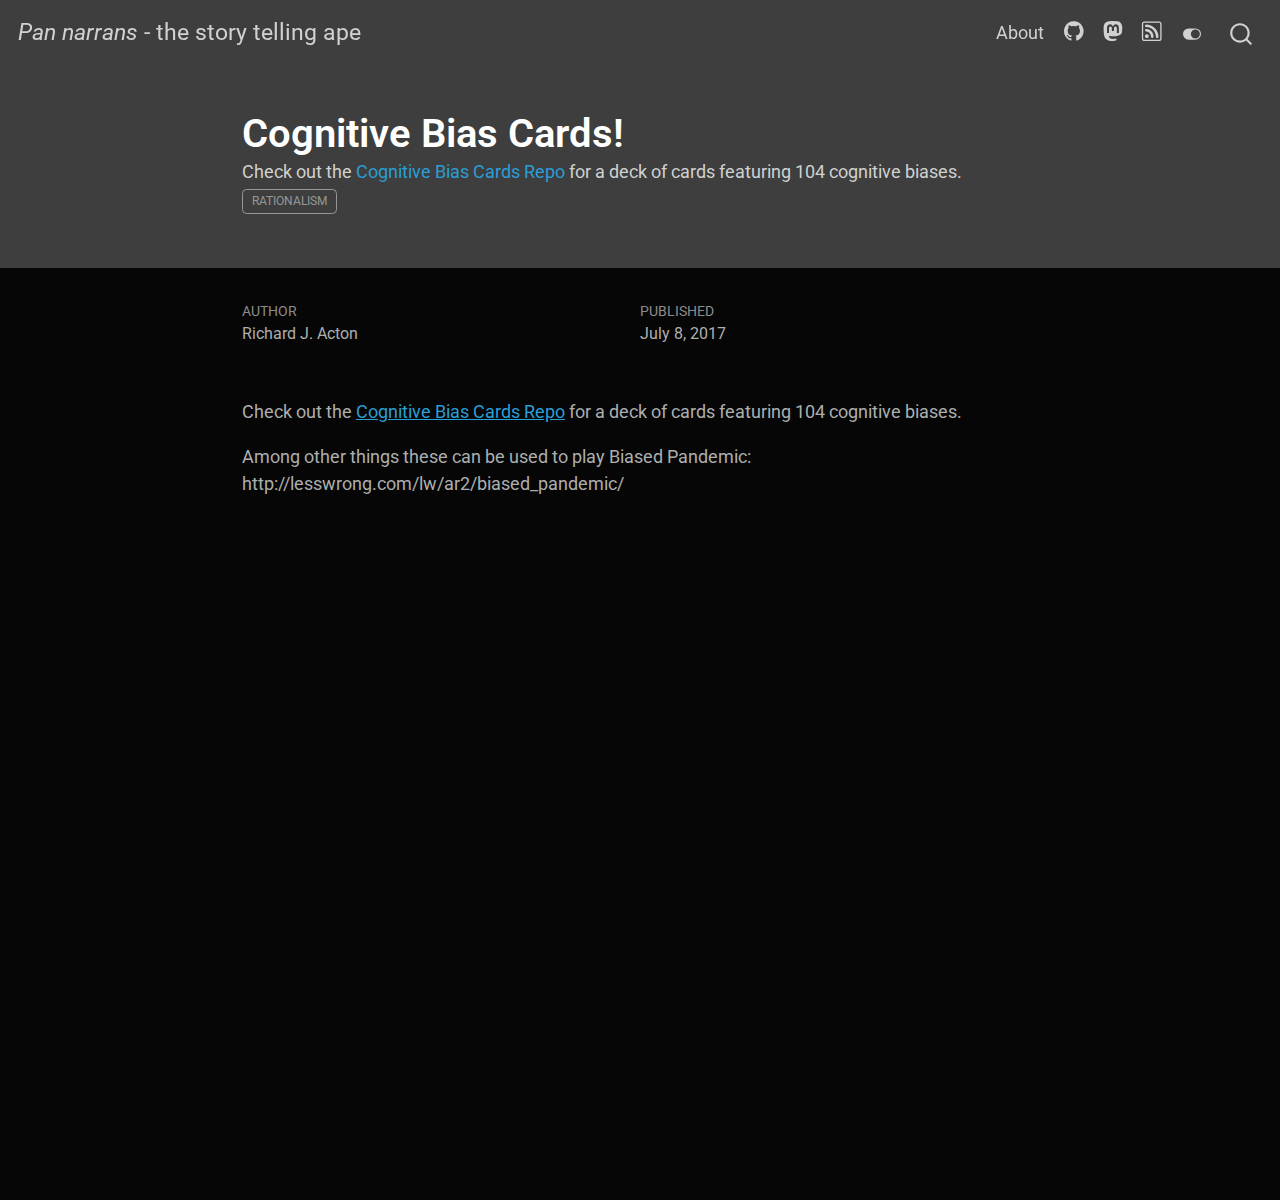
<file: posts/2017-07-08-Cognitive-Bias-Cards/index.html>
<!DOCTYPE html>
<html xmlns="http://www.w3.org/1999/xhtml" lang="en" xml:lang="en"><head>

<meta charset="utf-8">
<meta name="generator" content="quarto-0.9.613">

<meta name="viewport" content="width=device-width, initial-scale=1.0, user-scalable=yes">

<meta name="author" content="Richard J. Acton">
<meta name="dcterms.date" content="2017-07-08">
<meta name="description" content="Check out the Cognitive Bias Cards Repo for a deck of cards featuring 104 cognitive biases.">

<title>Pan narrans - the story telling ape - Cognitive Bias Cards!</title>
<style>
code{white-space: pre-wrap;}
span.smallcaps{font-variant: small-caps;}
span.underline{text-decoration: underline;}
div.column{display: inline-block; vertical-align: top; width: 50%;}
div.hanging-indent{margin-left: 1.5em; text-indent: -1.5em;}
ul.task-list{list-style: none;}
</style>


<script src="../../site_libs/quarto-nav/quarto-nav.js"></script>
<script src="../../site_libs/quarto-nav/headroom.min.js"></script>
<script src="../../site_libs/clipboard/clipboard.min.js"></script>
<script src="../../site_libs/quarto-search/autocomplete.umd.js"></script>
<script src="../../site_libs/quarto-search/fuse.min.js"></script>
<script src="../../site_libs/quarto-search/quarto-search.js"></script>
<meta name="quarto:offset" content="../../">
<script src="../../site_libs/quarto-html/quarto.js"></script>
<script src="../../site_libs/quarto-html/popper.min.js"></script>
<script src="../../site_libs/quarto-html/tippy.umd.min.js"></script>
<script src="../../site_libs/quarto-html/anchor.min.js"></script>
<link href="../../site_libs/quarto-html/tippy.css" rel="stylesheet">
<link href="../../site_libs/quarto-html/quarto-syntax-highlighting.css" rel="stylesheet" class="quarto-color-scheme" id="quarto-text-highlighting-styles">
<link href="../../site_libs/quarto-html/quarto-syntax-highlighting-dark.css" rel="stylesheet" class="quarto-color-scheme quarto-color-alternate" id="quarto-text-highlighting-styles">
<script src="../../site_libs/bootstrap/bootstrap.min.js"></script>
<link href="../../site_libs/bootstrap/bootstrap-icons.css" rel="stylesheet">
<link href="../../site_libs/bootstrap/bootstrap.min.css" rel="stylesheet" class="quarto-color-scheme">
<link href="../../site_libs/bootstrap/bootstrap-dark.min.css" rel="stylesheet" class="quarto-color-scheme quarto-color-alternate">
<script id="quarto-search-options" type="application/json">{
  "location": "navbar",
  "copy-button": false,
  "collapse-after": 3,
  "panel-placement": "end",
  "type": "overlay",
  "limit": 20,
  "language": {
    "search-no-results-text": "No results",
    "search-matching-documents-text": "matching documents",
    "search-copy-link-title": "Copy link to search",
    "search-hide-matches-text": "Hide additional matches",
    "search-more-match-text": "more match in this document",
    "search-more-matches-text": "more matches in this document",
    "search-clear-button-title": "Clear",
    "search-detached-cancel-button-title": "Cancel",
    "search-submit-button-title": "Submit"
  }
}</script>


<link rel="stylesheet" href="../../styles.css">
</head>

<body class="nav-fixed fullcontent">

<div id="quarto-search-results"></div>
  <header id="quarto-header" class="headroom fixed-top">
    <nav class="navbar navbar-expand-lg navbar-dark ">
      <div class="navbar-container container-fluid">
      <a class="navbar-brand" href="../../index.html">
    <span class="navbar-title"><em>Pan narrans</em> - the story telling ape</span>
  </a>
          <button class="navbar-toggler" type="button" data-bs-toggle="collapse" data-bs-target="#navbarCollapse" aria-controls="navbarCollapse" aria-expanded="false" aria-label="Toggle navigation" onclick="if (window.quartoToggleHeadroom) { window.quartoToggleHeadroom(); }">
  <span class="navbar-toggler-icon"></span>
</button>
          <div class="collapse navbar-collapse" id="navbarCollapse">
            <ul class="navbar-nav navbar-nav-scroll ms-auto">
  <li class="nav-item">
    <a class="nav-link" href="../../about.html">About</a>
  </li>  
  <li class="nav-item compact">
    <a class="nav-link" href="https://github.com/RichardJActon"><i class="bi bi-github" role="img">
</i> 
 </a>
  </li>  
  <li class="nav-item compact">
    <a class="nav-link" href="https://scholar.social/@RichardJActon"><i class="bi bi-mastodon" role="img">
</i> 
 </a>
  </li>  
  <li class="nav-item compact">
    <a class="nav-link" href="../../index.xml"><i class="bi bi-rss" role="img">
</i> 
 </a>
  </li>  
</ul>
              <div class="quarto-toggle-container">
                  <a href="" class="quarto-color-scheme-toggle nav-link" onclick="window.quartoToggleColorScheme(); return false;" title="Toggle dark mode"><i class="bi"></i></a>
              </div>
              <div id="quarto-search" class="" title="Search"></div>
          </div> <!-- /navcollapse -->
      </div> <!-- /container-fluid -->
    </nav>
</header>
<!-- content -->
<header id="title-block-header" class="quarto-title-block default page-columns page-full">
  <div class="quarto-title-banner page-columns page-full">
    <div class="quarto-title column-body">
      <h1 class="title">Cognitive Bias Cards!</h1>
                  <div>
        <div class="description">
          Check out the <a href="https://github.com/RichardJActon/CognitiveBiasCards">Cognitive Bias Cards Repo</a> for a deck of cards featuring 104 cognitive biases.
        </div>
      </div>
                          <div class="quarto-categories">
                <div class="quarto-category">rationalism</div>
              </div>
                  </div>
  </div>
    
  
  <div class="quarto-title-meta">

      <div>
      <div class="quarto-title-meta-heading">Author</div>
      <div class="quarto-title-meta-contents">
               <p>Richard J. Acton </p>
            </div>
    </div>
      
      <div>
      <div class="quarto-title-meta-heading">Published</div>
      <div class="quarto-title-meta-contents">
        <p class="date">July 8, 2017</p>
      </div>
    </div>
      
    </div>
    
  
  </header><div id="quarto-content" class="quarto-container page-columns page-rows-contents page-layout-article page-navbar">
<!-- sidebar -->
<!-- margin-sidebar -->
    
<!-- main -->
<main class="content quarto-banner-title-block" id="quarto-document-content">




<p>Check out the <a href="https://github.com/RichardJActon/CognitiveBiasCards">Cognitive Bias Cards Repo</a> for a deck of cards featuring 104 cognitive biases.</p>
<p>Among other things these can be used to play Biased Pandemic: http://lesswrong.com/lw/ar2/biased_pandemic/</p>



</main> <!-- /main -->
<script id="quarto-html-after-body" type="application/javascript">
window.document.addEventListener("DOMContentLoaded", function (event) {
  const disableStylesheet = (stylesheets) => {
    for (let i=0; i < stylesheets.length; i++) {
      const stylesheet = stylesheets[i];
      stylesheet.rel = 'prefetch';
    }
  }
  const enableStylesheet = (stylesheets) => {
    for (let i=0; i < stylesheets.length; i++) {
      const stylesheet = stylesheets[i];
      stylesheet.rel = 'stylesheet';
    }
  }
  const manageTransitions = (selector, allowTransitions) => {
    const els = window.document.querySelectorAll(selector);
    for (let i=0; i < els.length; i++) {
      const el = els[i];
      if (allowTransitions) {
        el.classList.remove('notransition');
      } else {
        el.classList.add('notransition');
      }
    }
  }
  const toggleColorMode = (alternate) => {
    // Switch the stylesheets
    const alternateStylesheets = window.document.querySelectorAll('link.quarto-color-scheme.quarto-color-alternate');
    manageTransitions('#quarto-margin-sidebar .nav-link', false);
    if (alternate) {
      enableStylesheet(alternateStylesheets);
    } else {
      disableStylesheet(alternateStylesheets);
    }
    manageTransitions('#quarto-margin-sidebar .nav-link', true);
    // Switch the toggles
    const toggles = window.document.querySelectorAll('.quarto-color-scheme-toggle');
    for (let i=0; i < toggles.length; i++) {
      const toggle = toggles[i];
      if (toggle) {
        if (alternate) {
          toggle.classList.add("alternate");     
        } else {
          toggle.classList.remove("alternate");
        }
      }
    }
  }
  const isFileUrl = () => { 
    return window.location.protocol === 'file:';
  }
  const hasAlternateSentinel = () => {  
    let styleSentinel = getColorSchemeSentinel();
    if (styleSentinel !== null) {
      return styleSentinel === "alternate";
    } else {
      return false;
    }
  }
  const setStyleSentinel = (alternate) => {
    const value = alternate ? "alternate" : "default";
    if (!isFileUrl()) {
      window.localStorage.setItem("quarto-color-scheme", value);
    } else {
      localAlternateSentinel = value;
    }
  }
  const getColorSchemeSentinel = () => {
    if (!isFileUrl()) {
      const storageValue = window.localStorage.getItem("quarto-color-scheme");
      return storageValue != null ? storageValue : localAlternateSentinel;
    } else {
      return localAlternateSentinel;
    }
  }
  let localAlternateSentinel = 'alternate';
  // Dark / light mode switch
  window.quartoToggleColorScheme = () => {
    // Read the current dark / light value 
    let toAlternate = !hasAlternateSentinel();
    toggleColorMode(toAlternate);
    setStyleSentinel(toAlternate);
  };
  // Ensure there is a toggle, if there isn't float one in the top right
  if (window.document.querySelector('.quarto-color-scheme-toggle') === null) {
    const a = window.document.createElement('a');
    a.classList.add('top-right');
    a.classList.add('quarto-color-scheme-toggle');
    a.href = "";
    a.onclick = function() { try { window.quartoToggleColorScheme(); } catch {} return false; };
    const i = window.document.createElement("i");
    i.classList.add('bi');
    a.appendChild(i);
    window.document.body.appendChild(a);
  }
  // Switch to dark mode if need be
  if (hasAlternateSentinel()) {
    toggleColorMode(true);
  } 
  const icon = "";
  const anchorJS = new window.AnchorJS();
  anchorJS.options = {
    placement: 'right',
    icon: icon
  };
  anchorJS.add('.anchored');
  const clipboard = new window.ClipboardJS('.code-copy-button', {
    target: function(trigger) {
      return trigger.previousElementSibling;
    }
  });
  clipboard.on('success', function(e) {
    // button target
    const button = e.trigger;
    // don't keep focus
    button.blur();
    // flash "checked"
    button.classList.add('code-copy-button-checked');
    var currentTitle = button.getAttribute("title");
    button.setAttribute("title", "Copied!");
    setTimeout(function() {
      button.setAttribute("title", currentTitle);
      button.classList.remove('code-copy-button-checked');
    }, 1000);
    // clear code selection
    e.clearSelection();
  });
  function tippyHover(el, contentFn) {
    const config = {
      allowHTML: true,
      content: contentFn,
      maxWidth: 500,
      delay: 100,
      arrow: false,
      appendTo: function(el) {
          return el.parentElement;
      },
      interactive: true,
      interactiveBorder: 10,
      theme: 'quarto',
      placement: 'bottom-start'
    };
    window.tippy(el, config); 
  }
  const noterefs = window.document.querySelectorAll('a[role="doc-noteref"]');
  for (var i=0; i<noterefs.length; i++) {
    const ref = noterefs[i];
    tippyHover(ref, function() {
      let href = ref.getAttribute('href');
      try { href = new URL(href).hash; } catch {}
      const id = href.replace(/^#\/?/, "");
      const note = window.document.getElementById(id);
      return note.innerHTML;
    });
  }
  var bibliorefs = window.document.querySelectorAll('a[role="doc-biblioref"]');
  for (var i=0; i<bibliorefs.length; i++) {
    const ref = bibliorefs[i];
    const cites = ref.parentNode.getAttribute('data-cites').split(' ');
    tippyHover(ref, function() {
      var popup = window.document.createElement('div');
      cites.forEach(function(cite) {
        var citeDiv = window.document.createElement('div');
        citeDiv.classList.add('hanging-indent');
        citeDiv.classList.add('csl-entry');
        var biblioDiv = window.document.getElementById('ref-' + cite);
        if (biblioDiv) {
          citeDiv.innerHTML = biblioDiv.innerHTML;
        }
        popup.appendChild(citeDiv);
      });
      return popup.innerHTML;
    });
  }
});
</script>
</div> <!-- /content -->



</body></html>
</file>
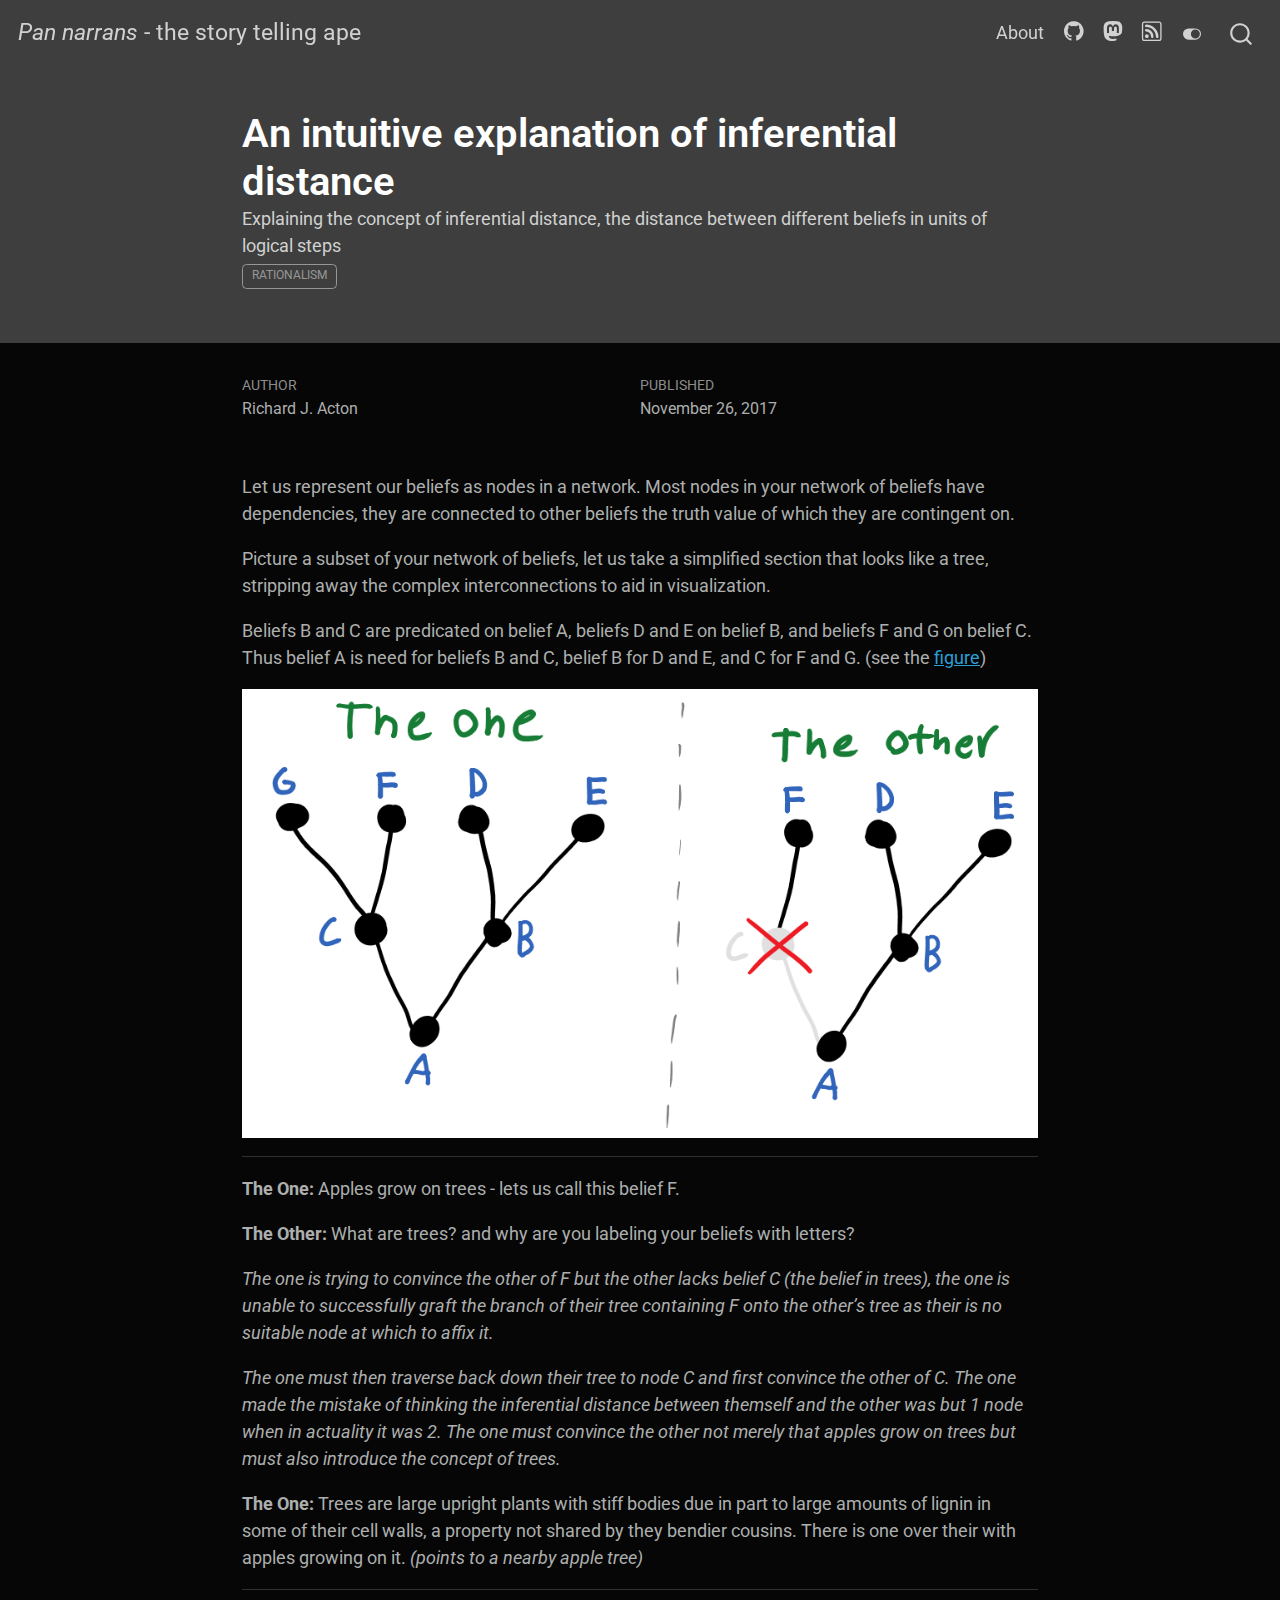
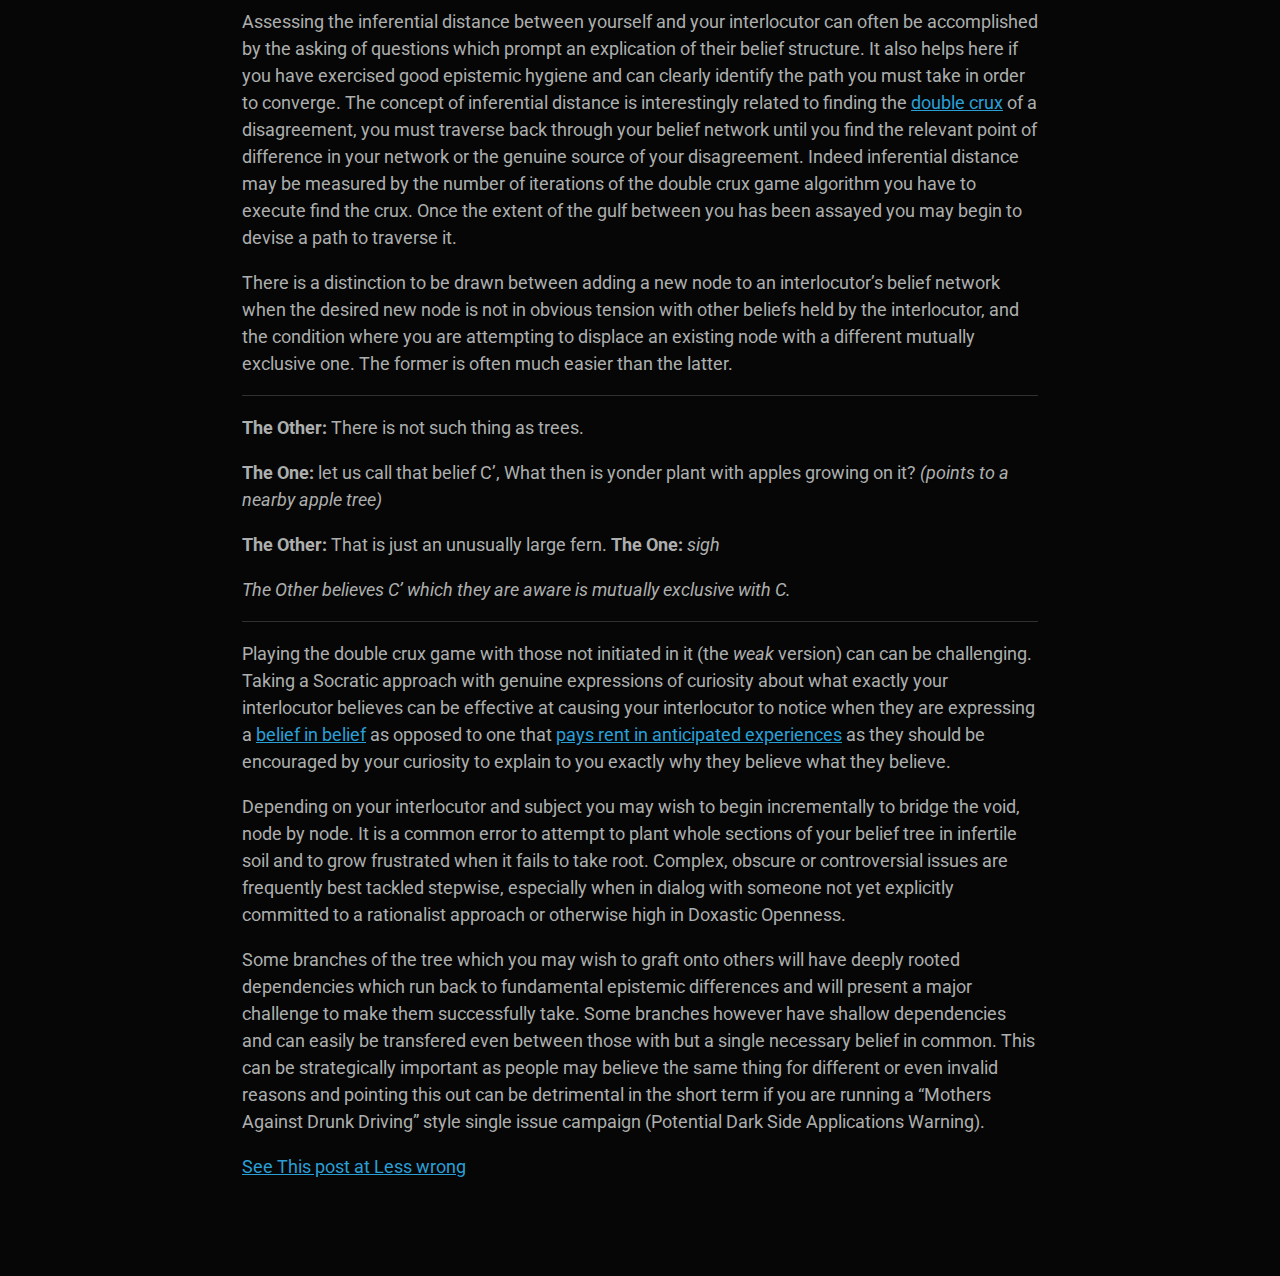
<file: posts/2017-11-26-An-Intuitive-Explanation-of-Inferential-Distance/index.html>
<!DOCTYPE html>
<html xmlns="http://www.w3.org/1999/xhtml" lang="en" xml:lang="en"><head>

<meta charset="utf-8">
<meta name="generator" content="quarto-0.9.613">

<meta name="viewport" content="width=device-width, initial-scale=1.0, user-scalable=yes">

<meta name="author" content="Richard J. Acton">
<meta name="dcterms.date" content="2017-11-26">
<meta name="description" content="Explaining the concept of inferential distance, the distance between different beliefs in units of logical steps">

<title>Pan narrans - the story telling ape - An intuitive explanation of inferential distance</title>
<style>
code{white-space: pre-wrap;}
span.smallcaps{font-variant: small-caps;}
span.underline{text-decoration: underline;}
div.column{display: inline-block; vertical-align: top; width: 50%;}
div.hanging-indent{margin-left: 1.5em; text-indent: -1.5em;}
ul.task-list{list-style: none;}
</style>


<script src="../../site_libs/quarto-nav/quarto-nav.js"></script>
<script src="../../site_libs/quarto-nav/headroom.min.js"></script>
<script src="../../site_libs/clipboard/clipboard.min.js"></script>
<script src="../../site_libs/quarto-search/autocomplete.umd.js"></script>
<script src="../../site_libs/quarto-search/fuse.min.js"></script>
<script src="../../site_libs/quarto-search/quarto-search.js"></script>
<meta name="quarto:offset" content="../../">
<script src="../../site_libs/quarto-html/quarto.js"></script>
<script src="../../site_libs/quarto-html/popper.min.js"></script>
<script src="../../site_libs/quarto-html/tippy.umd.min.js"></script>
<script src="../../site_libs/quarto-html/anchor.min.js"></script>
<link href="../../site_libs/quarto-html/tippy.css" rel="stylesheet">
<link href="../../site_libs/quarto-html/quarto-syntax-highlighting.css" rel="stylesheet" class="quarto-color-scheme" id="quarto-text-highlighting-styles">
<link href="../../site_libs/quarto-html/quarto-syntax-highlighting-dark.css" rel="stylesheet" class="quarto-color-scheme quarto-color-alternate" id="quarto-text-highlighting-styles">
<script src="../../site_libs/bootstrap/bootstrap.min.js"></script>
<link href="../../site_libs/bootstrap/bootstrap-icons.css" rel="stylesheet">
<link href="../../site_libs/bootstrap/bootstrap.min.css" rel="stylesheet" class="quarto-color-scheme">
<link href="../../site_libs/bootstrap/bootstrap-dark.min.css" rel="stylesheet" class="quarto-color-scheme quarto-color-alternate">
<script id="quarto-search-options" type="application/json">{
  "location": "navbar",
  "copy-button": false,
  "collapse-after": 3,
  "panel-placement": "end",
  "type": "overlay",
  "limit": 20,
  "language": {
    "search-no-results-text": "No results",
    "search-matching-documents-text": "matching documents",
    "search-copy-link-title": "Copy link to search",
    "search-hide-matches-text": "Hide additional matches",
    "search-more-match-text": "more match in this document",
    "search-more-matches-text": "more matches in this document",
    "search-clear-button-title": "Clear",
    "search-detached-cancel-button-title": "Cancel",
    "search-submit-button-title": "Submit"
  }
}</script>


<link rel="stylesheet" href="../../styles.css">
</head>

<body class="nav-fixed fullcontent">

<div id="quarto-search-results"></div>
  <header id="quarto-header" class="headroom fixed-top">
    <nav class="navbar navbar-expand-lg navbar-dark ">
      <div class="navbar-container container-fluid">
      <a class="navbar-brand" href="../../index.html">
    <span class="navbar-title"><em>Pan narrans</em> - the story telling ape</span>
  </a>
          <button class="navbar-toggler" type="button" data-bs-toggle="collapse" data-bs-target="#navbarCollapse" aria-controls="navbarCollapse" aria-expanded="false" aria-label="Toggle navigation" onclick="if (window.quartoToggleHeadroom) { window.quartoToggleHeadroom(); }">
  <span class="navbar-toggler-icon"></span>
</button>
          <div class="collapse navbar-collapse" id="navbarCollapse">
            <ul class="navbar-nav navbar-nav-scroll ms-auto">
  <li class="nav-item">
    <a class="nav-link" href="../../about.html">About</a>
  </li>  
  <li class="nav-item compact">
    <a class="nav-link" href="https://github.com/RichardJActon"><i class="bi bi-github" role="img">
</i> 
 </a>
  </li>  
  <li class="nav-item compact">
    <a class="nav-link" href="https://scholar.social/@RichardJActon"><i class="bi bi-mastodon" role="img">
</i> 
 </a>
  </li>  
  <li class="nav-item compact">
    <a class="nav-link" href="../../index.xml"><i class="bi bi-rss" role="img">
</i> 
 </a>
  </li>  
</ul>
              <div class="quarto-toggle-container">
                  <a href="" class="quarto-color-scheme-toggle nav-link" onclick="window.quartoToggleColorScheme(); return false;" title="Toggle dark mode"><i class="bi"></i></a>
              </div>
              <div id="quarto-search" class="" title="Search"></div>
          </div> <!-- /navcollapse -->
      </div> <!-- /container-fluid -->
    </nav>
</header>
<!-- content -->
<header id="title-block-header" class="quarto-title-block default page-columns page-full">
  <div class="quarto-title-banner page-columns page-full">
    <div class="quarto-title column-body">
      <h1 class="title">An intuitive explanation of inferential distance</h1>
                  <div>
        <div class="description">
          Explaining the concept of inferential distance, the distance between different beliefs in units of logical steps
        </div>
      </div>
                          <div class="quarto-categories">
                <div class="quarto-category">rationalism</div>
              </div>
                  </div>
  </div>
    
  
  <div class="quarto-title-meta">

      <div>
      <div class="quarto-title-meta-heading">Author</div>
      <div class="quarto-title-meta-contents">
               <p>Richard J. Acton </p>
            </div>
    </div>
      
      <div>
      <div class="quarto-title-meta-heading">Published</div>
      <div class="quarto-title-meta-contents">
        <p class="date">November 26, 2017</p>
      </div>
    </div>
      
    </div>
    
  
  </header><div id="quarto-content" class="quarto-container page-columns page-rows-contents page-layout-article page-navbar">
<!-- sidebar -->
<!-- margin-sidebar -->
    
<!-- main -->
<main class="content quarto-banner-title-block" id="quarto-document-content">




<p>Let us represent our beliefs as nodes in a network. Most nodes in your network of beliefs have dependencies, they are connected to other beliefs the truth value of which they are contingent on.</p>
<p>Picture a subset of your network of beliefs, let us take a simplified section that looks like a tree, stripping away the complex interconnections to aid in visualization.</p>
<p>Beliefs B and C are predicated on belief A, beliefs D and E on belief B, and beliefs F and G on belief C. Thus belief A is need for beliefs B and C, belief B for D and E, and C for F and G. (see the <a href="inferencialDistance.png">figure</a>)</p>
<p><img src="inferencialDistance.png" class="img-fluid"></p>
<hr>
<p><strong>The One:</strong> Apples grow on trees - lets us call this belief F.</p>
<p><strong>The Other:</strong> What are trees? and why are you labeling your beliefs with letters?</p>
<p><em>The one is trying to convince the other of F but the other lacks belief C (the belief in trees), the one is unable to successfully graft the branch of their tree containing F onto the other’s tree as their is no suitable node at which to affix it.</em></p>
<p><em>The one must then traverse back down their tree to node C and first convince the other of C. The one made the mistake of thinking the inferential distance between themself and the other was but 1 node when in actuality it was 2. The one must convince the other not merely that apples grow on trees but must also introduce the concept of trees.</em></p>
<p><strong>The One:</strong> Trees are large upright plants with stiff bodies due in part to large amounts of lignin in some of their cell walls, a property not shared by they bendier cousins. There is one over their with apples growing on it. <em>(points to a nearby apple tree)</em></p>
<hr>
<p>Assessing the inferential distance between yourself and your interlocutor can often be accomplished by the asking of questions which prompt an explication of their belief structure. It also helps here if you have exercised good epistemic hygiene and can clearly identify the path you must take in order to converge. The concept of inferential distance is interestingly related to finding the <a href="https://www.lesserwrong.com/posts/exa5kmvopeRyfJgCy/double-crux-a-strategy-for-resolving-disagreement">double crux</a> of a disagreement, you must traverse back through your belief network until you find the relevant point of difference in your network or the genuine source of your disagreement. Indeed inferential distance may be measured by the number of iterations of the double crux game algorithm you have to execute find the crux. Once the extent of the gulf between you has been assayed you may begin to devise a path to traverse it.</p>
<p>There is a distinction to be drawn between adding a new node to an interlocutor’s belief network when the desired new node is not in obvious tension with other beliefs held by the interlocutor, and the condition where you are attempting to displace an existing node with a different mutually exclusive one. The former is often much easier than the latter.</p>
<hr>
<p><strong>The Other:</strong> There is not such thing as trees.</p>
<p><strong>The One:</strong> let us call that belief C’, What then is yonder plant with apples growing on it? <em>(points to a nearby apple tree)</em></p>
<p><strong>The Other:</strong> That is just an unusually large fern. <strong>The One:</strong> <em>sigh</em></p>
<p><em>The Other believes C’ which they are aware is mutually exclusive with C.</em></p>
<hr>
<p>Playing the double crux game with those not initiated in it (the <em>weak</em> version) can can be challenging. Taking a Socratic approach with genuine expressions of curiosity about what exactly your interlocutor believes can be effective at causing your interlocutor to notice when they are expressing a <a href="https://www.lesserwrong.com/posts/CqyJzDZWvGhhFJ7dY/belief-in-belief">belief in belief</a> as opposed to one that <a href="https://www.lesserwrong.com/posts/a7n8GdKiAZRX86T5A/making-beliefs-pay-rent-in-anticipated-experiences">pays rent in anticipated experiences</a> as they should be encouraged by your curiosity to explain to you exactly why they believe what they believe.</p>
<p>Depending on your interlocutor and subject you may wish to begin incrementally to bridge the void, node by node. It is a common error to attempt to plant whole sections of your belief tree in infertile soil and to grow frustrated when it fails to take root. Complex, obscure or controversial issues are frequently best tackled stepwise, especially when in dialog with someone not yet explicitly committed to a rationalist approach or otherwise high in Doxastic Openness.</p>
<p>Some branches of the tree which you may wish to graft onto others will have deeply rooted dependencies which run back to fundamental epistemic differences and will present a major challenge to make them successfully take. Some branches however have shallow dependencies and can easily be transfered even between those with but a single necessary belief in common. This can be strategically important as people may believe the same thing for different or even invalid reasons and pointing this out can be detrimental in the short term if you are running a “Mothers Against Drunk Driving” style single issue campaign (Potential Dark Side Applications Warning).</p>
<p><a href="https://www.lesserwrong.com/posts/DdoDzNT8Y99aEAdvh/an-intuitive-explanation-of-inferential-distance">See This post at Less wrong</a></p>



</main> <!-- /main -->
<script id="quarto-html-after-body" type="application/javascript">
window.document.addEventListener("DOMContentLoaded", function (event) {
  const disableStylesheet = (stylesheets) => {
    for (let i=0; i < stylesheets.length; i++) {
      const stylesheet = stylesheets[i];
      stylesheet.rel = 'prefetch';
    }
  }
  const enableStylesheet = (stylesheets) => {
    for (let i=0; i < stylesheets.length; i++) {
      const stylesheet = stylesheets[i];
      stylesheet.rel = 'stylesheet';
    }
  }
  const manageTransitions = (selector, allowTransitions) => {
    const els = window.document.querySelectorAll(selector);
    for (let i=0; i < els.length; i++) {
      const el = els[i];
      if (allowTransitions) {
        el.classList.remove('notransition');
      } else {
        el.classList.add('notransition');
      }
    }
  }
  const toggleColorMode = (alternate) => {
    // Switch the stylesheets
    const alternateStylesheets = window.document.querySelectorAll('link.quarto-color-scheme.quarto-color-alternate');
    manageTransitions('#quarto-margin-sidebar .nav-link', false);
    if (alternate) {
      enableStylesheet(alternateStylesheets);
    } else {
      disableStylesheet(alternateStylesheets);
    }
    manageTransitions('#quarto-margin-sidebar .nav-link', true);
    // Switch the toggles
    const toggles = window.document.querySelectorAll('.quarto-color-scheme-toggle');
    for (let i=0; i < toggles.length; i++) {
      const toggle = toggles[i];
      if (toggle) {
        if (alternate) {
          toggle.classList.add("alternate");     
        } else {
          toggle.classList.remove("alternate");
        }
      }
    }
  }
  const isFileUrl = () => { 
    return window.location.protocol === 'file:';
  }
  const hasAlternateSentinel = () => {  
    let styleSentinel = getColorSchemeSentinel();
    if (styleSentinel !== null) {
      return styleSentinel === "alternate";
    } else {
      return false;
    }
  }
  const setStyleSentinel = (alternate) => {
    const value = alternate ? "alternate" : "default";
    if (!isFileUrl()) {
      window.localStorage.setItem("quarto-color-scheme", value);
    } else {
      localAlternateSentinel = value;
    }
  }
  const getColorSchemeSentinel = () => {
    if (!isFileUrl()) {
      const storageValue = window.localStorage.getItem("quarto-color-scheme");
      return storageValue != null ? storageValue : localAlternateSentinel;
    } else {
      return localAlternateSentinel;
    }
  }
  let localAlternateSentinel = 'alternate';
  // Dark / light mode switch
  window.quartoToggleColorScheme = () => {
    // Read the current dark / light value 
    let toAlternate = !hasAlternateSentinel();
    toggleColorMode(toAlternate);
    setStyleSentinel(toAlternate);
  };
  // Ensure there is a toggle, if there isn't float one in the top right
  if (window.document.querySelector('.quarto-color-scheme-toggle') === null) {
    const a = window.document.createElement('a');
    a.classList.add('top-right');
    a.classList.add('quarto-color-scheme-toggle');
    a.href = "";
    a.onclick = function() { try { window.quartoToggleColorScheme(); } catch {} return false; };
    const i = window.document.createElement("i");
    i.classList.add('bi');
    a.appendChild(i);
    window.document.body.appendChild(a);
  }
  // Switch to dark mode if need be
  if (hasAlternateSentinel()) {
    toggleColorMode(true);
  } 
  const icon = "";
  const anchorJS = new window.AnchorJS();
  anchorJS.options = {
    placement: 'right',
    icon: icon
  };
  anchorJS.add('.anchored');
  const clipboard = new window.ClipboardJS('.code-copy-button', {
    target: function(trigger) {
      return trigger.previousElementSibling;
    }
  });
  clipboard.on('success', function(e) {
    // button target
    const button = e.trigger;
    // don't keep focus
    button.blur();
    // flash "checked"
    button.classList.add('code-copy-button-checked');
    var currentTitle = button.getAttribute("title");
    button.setAttribute("title", "Copied!");
    setTimeout(function() {
      button.setAttribute("title", currentTitle);
      button.classList.remove('code-copy-button-checked');
    }, 1000);
    // clear code selection
    e.clearSelection();
  });
  function tippyHover(el, contentFn) {
    const config = {
      allowHTML: true,
      content: contentFn,
      maxWidth: 500,
      delay: 100,
      arrow: false,
      appendTo: function(el) {
          return el.parentElement;
      },
      interactive: true,
      interactiveBorder: 10,
      theme: 'quarto',
      placement: 'bottom-start'
    };
    window.tippy(el, config); 
  }
  const noterefs = window.document.querySelectorAll('a[role="doc-noteref"]');
  for (var i=0; i<noterefs.length; i++) {
    const ref = noterefs[i];
    tippyHover(ref, function() {
      let href = ref.getAttribute('href');
      try { href = new URL(href).hash; } catch {}
      const id = href.replace(/^#\/?/, "");
      const note = window.document.getElementById(id);
      return note.innerHTML;
    });
  }
  var bibliorefs = window.document.querySelectorAll('a[role="doc-biblioref"]');
  for (var i=0; i<bibliorefs.length; i++) {
    const ref = bibliorefs[i];
    const cites = ref.parentNode.getAttribute('data-cites').split(' ');
    tippyHover(ref, function() {
      var popup = window.document.createElement('div');
      cites.forEach(function(cite) {
        var citeDiv = window.document.createElement('div');
        citeDiv.classList.add('hanging-indent');
        citeDiv.classList.add('csl-entry');
        var biblioDiv = window.document.getElementById('ref-' + cite);
        if (biblioDiv) {
          citeDiv.innerHTML = biblioDiv.innerHTML;
        }
        popup.appendChild(citeDiv);
      });
      return popup.innerHTML;
    });
  }
});
</script>
</div> <!-- /content -->



</body></html>
</file>
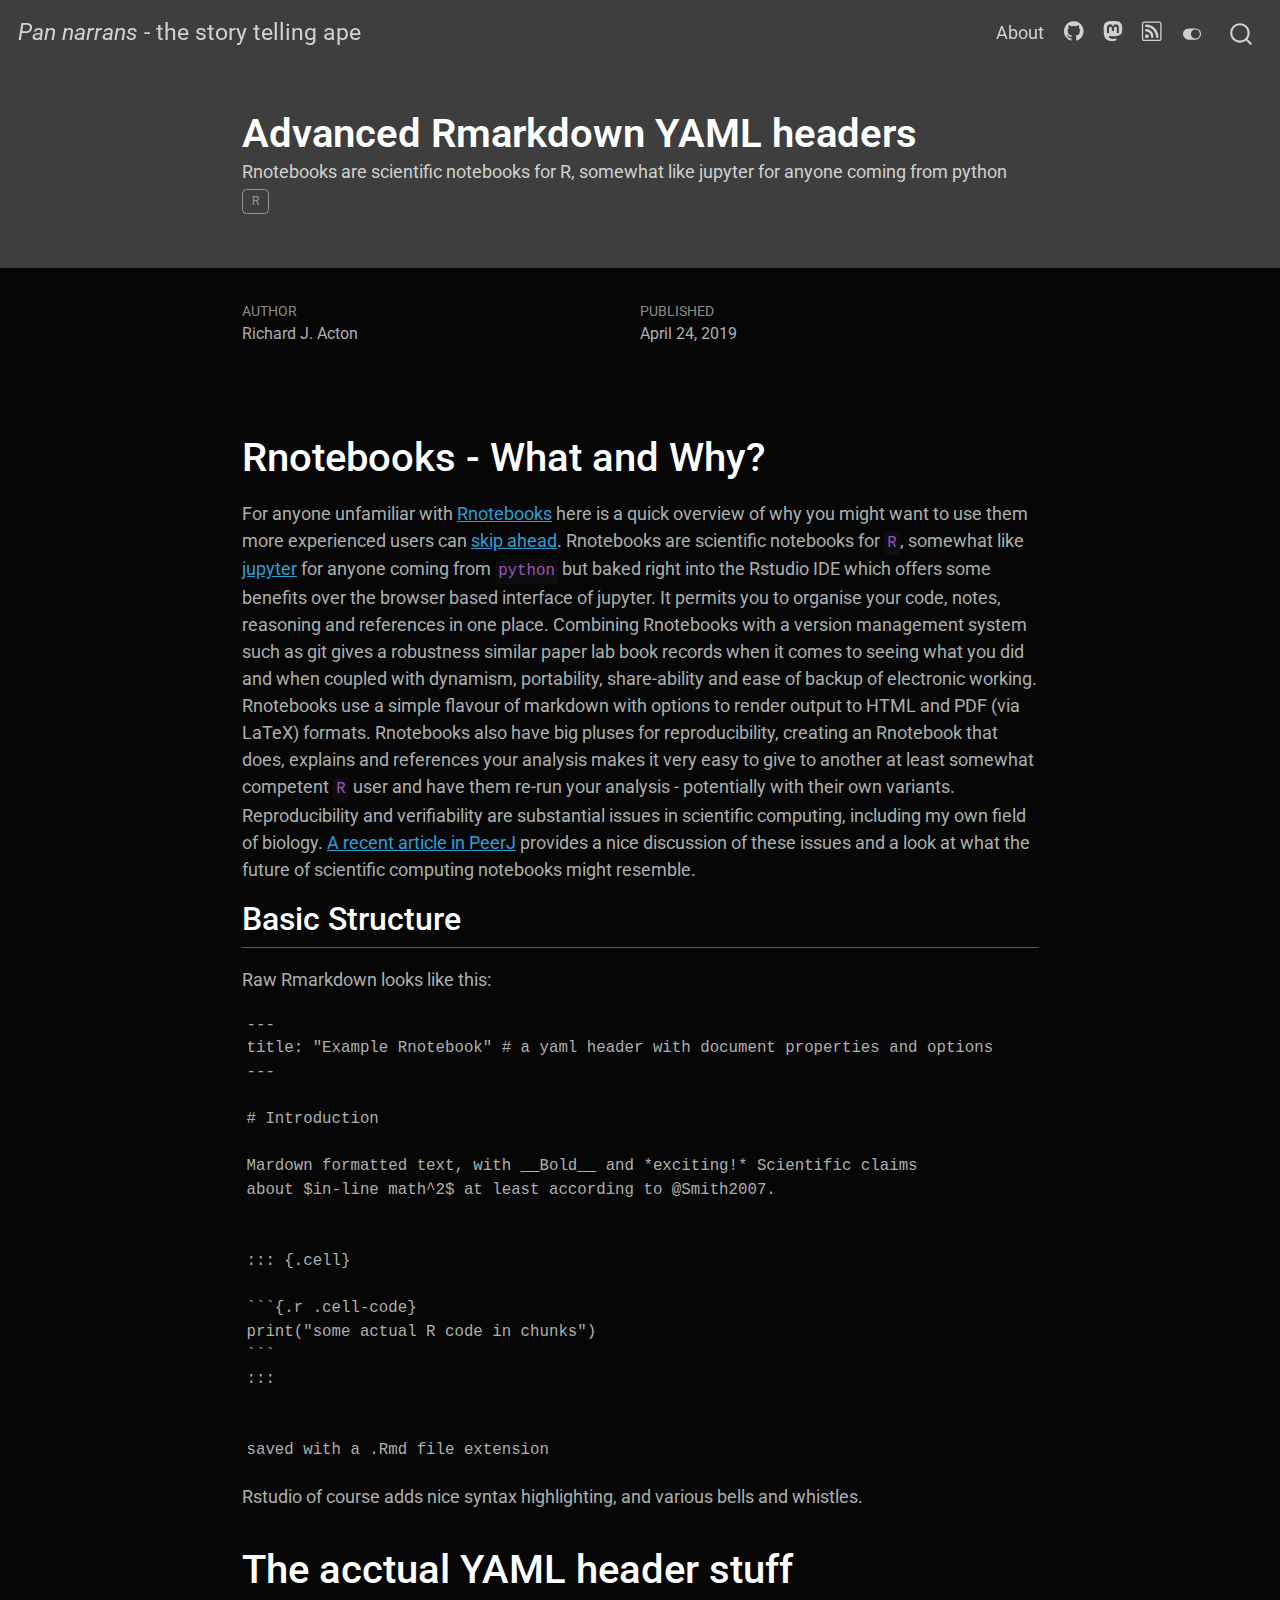
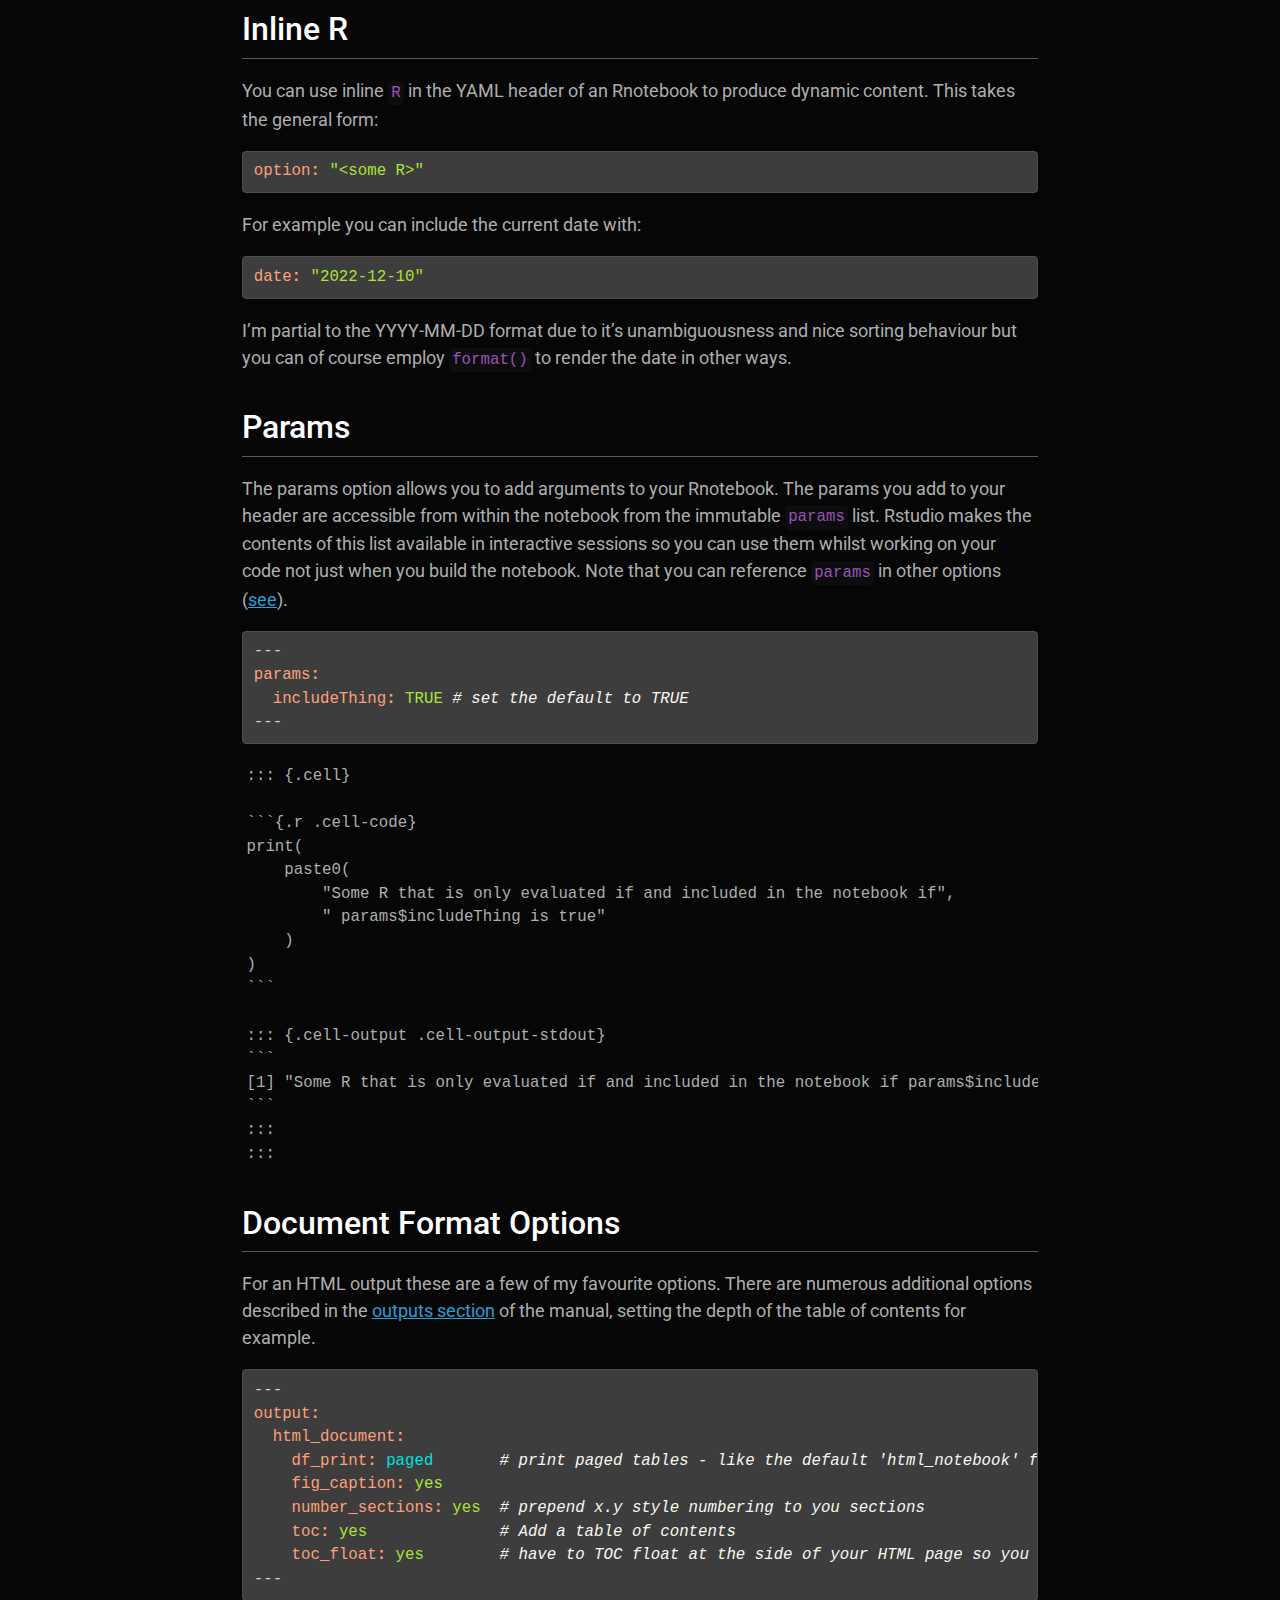
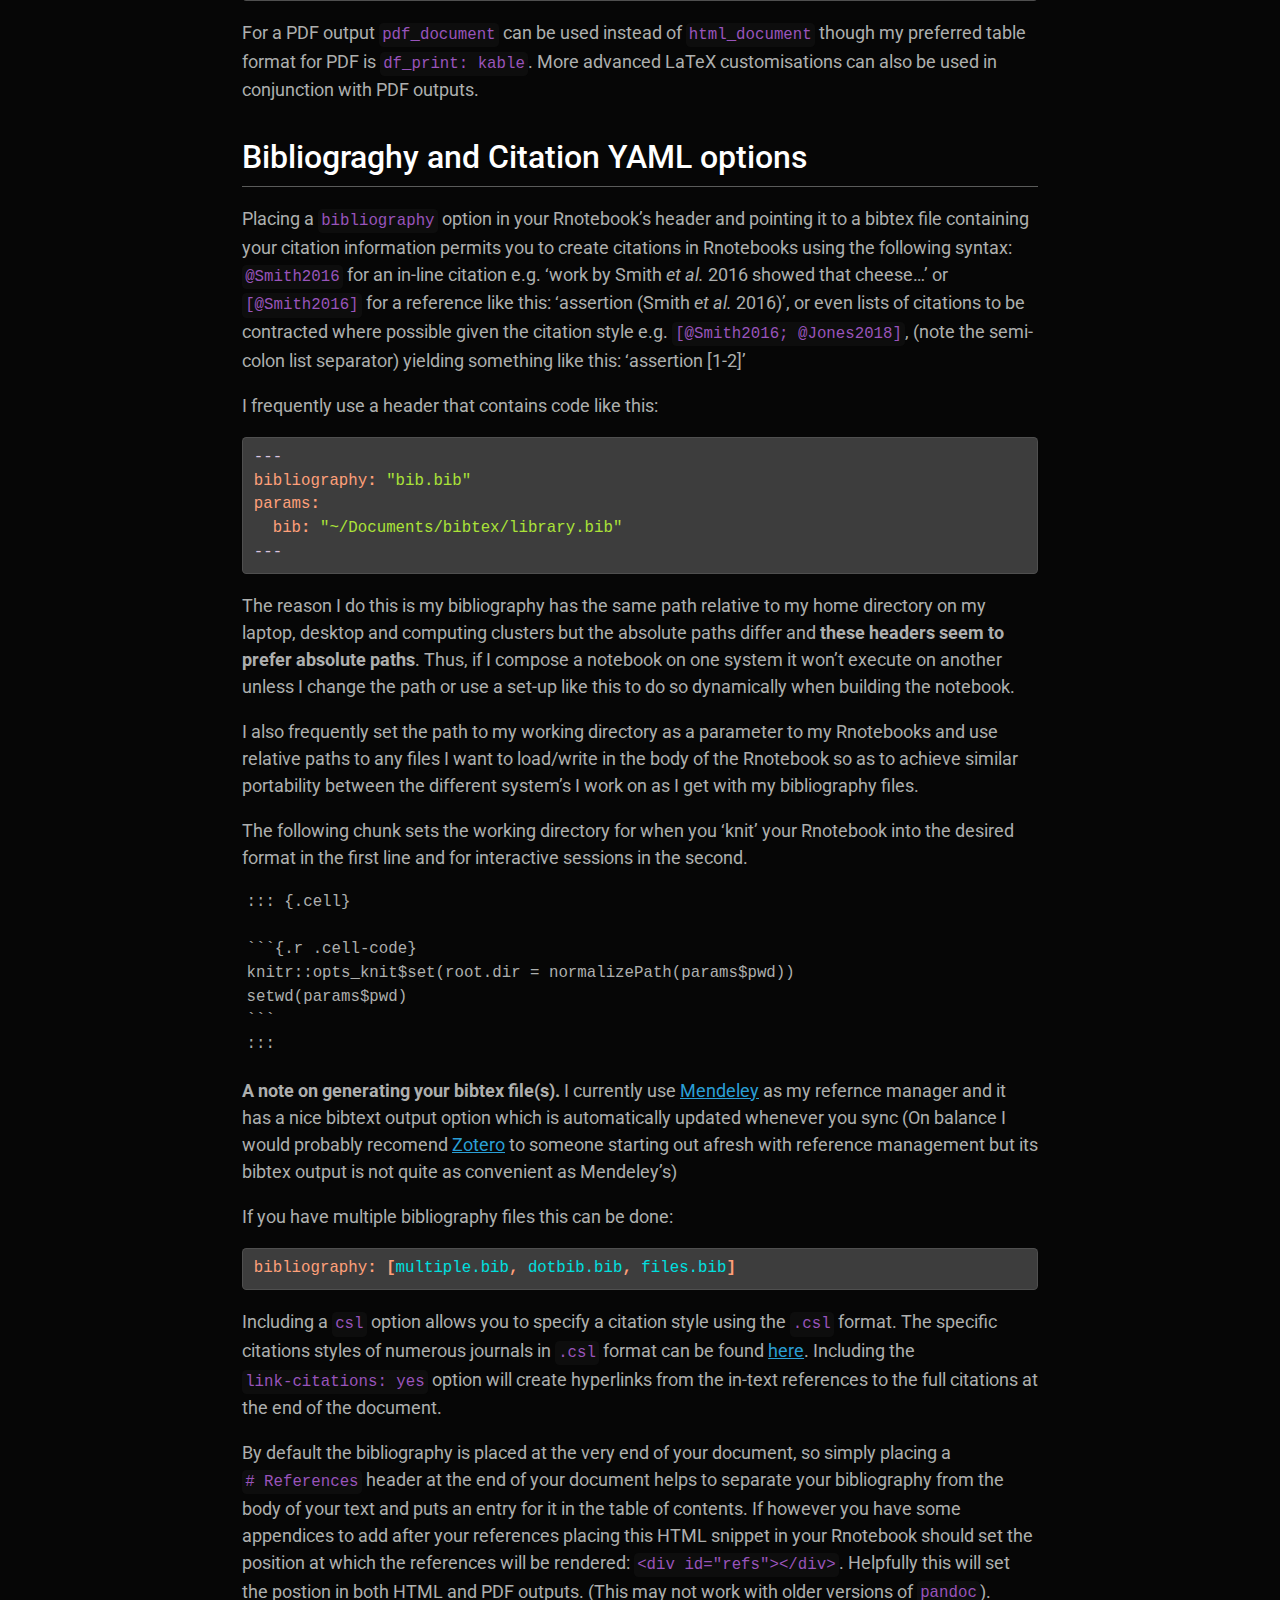
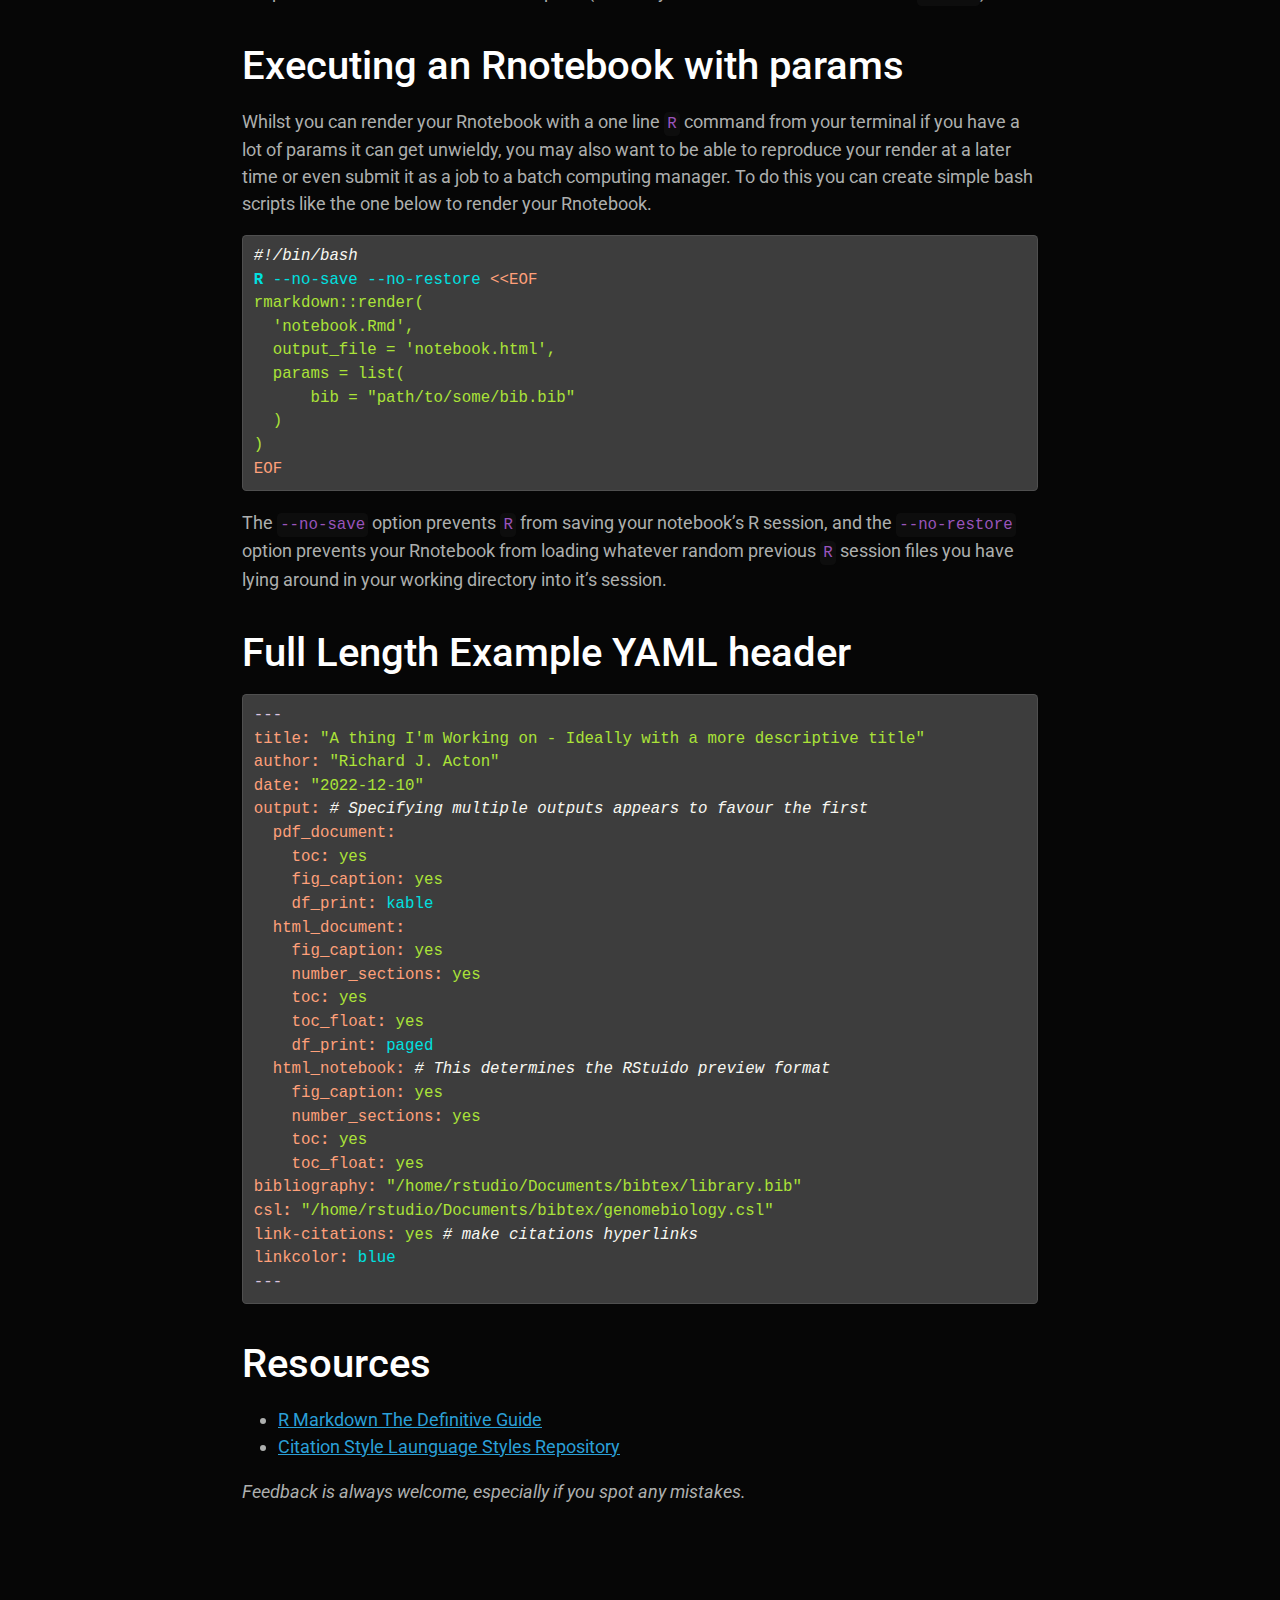
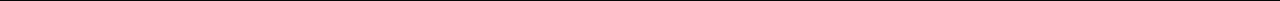
<file: posts/2019-04-24-Advanced-Rmarkdown-YAML-headers/index.html>
<!DOCTYPE html>
<html xmlns="http://www.w3.org/1999/xhtml" lang="en" xml:lang="en"><head>

<meta charset="utf-8">
<meta name="generator" content="quarto-0.9.613">

<meta name="viewport" content="width=device-width, initial-scale=1.0, user-scalable=yes">

<meta name="author" content="Richard J. Acton">
<meta name="dcterms.date" content="2019-04-24">
<meta name="description" content="Rnotebooks are scientific notebooks for R, somewhat like jupyter for anyone coming from python">

<title>Pan narrans - the story telling ape - Advanced Rmarkdown YAML headers</title>
<style>
code{white-space: pre-wrap;}
span.smallcaps{font-variant: small-caps;}
span.underline{text-decoration: underline;}
div.column{display: inline-block; vertical-align: top; width: 50%;}
div.hanging-indent{margin-left: 1.5em; text-indent: -1.5em;}
ul.task-list{list-style: none;}
pre > code.sourceCode { white-space: pre; position: relative; }
pre > code.sourceCode > span { display: inline-block; line-height: 1.25; }
pre > code.sourceCode > span:empty { height: 1.2em; }
.sourceCode { overflow: visible; }
code.sourceCode > span { color: inherit; text-decoration: inherit; }
div.sourceCode { margin: 1em 0; }
pre.sourceCode { margin: 0; }
@media screen {
div.sourceCode { overflow: auto; }
}
@media print {
pre > code.sourceCode { white-space: pre-wrap; }
pre > code.sourceCode > span { text-indent: -5em; padding-left: 5em; }
}
pre.numberSource code
  { counter-reset: source-line 0; }
pre.numberSource code > span
  { position: relative; left: -4em; counter-increment: source-line; }
pre.numberSource code > span > a:first-child::before
  { content: counter(source-line);
    position: relative; left: -1em; text-align: right; vertical-align: baseline;
    border: none; display: inline-block;
    -webkit-touch-callout: none; -webkit-user-select: none;
    -khtml-user-select: none; -moz-user-select: none;
    -ms-user-select: none; user-select: none;
    padding: 0 4px; width: 4em;
    color: #aaaaaa;
  }
pre.numberSource { margin-left: 3em; border-left: 1px solid #aaaaaa;  padding-left: 4px; }
div.sourceCode
  {   }
@media screen {
pre > code.sourceCode > span > a:first-child::before { text-decoration: underline; }
}
code span.al { color: #ff0000; font-weight: bold; } /* Alert */
code span.an { color: #60a0b0; font-weight: bold; font-style: italic; } /* Annotation */
code span.at { color: #7d9029; } /* Attribute */
code span.bn { color: #40a070; } /* BaseN */
code span.bu { } /* BuiltIn */
code span.cf { color: #007020; font-weight: bold; } /* ControlFlow */
code span.ch { color: #4070a0; } /* Char */
code span.cn { color: #880000; } /* Constant */
code span.co { color: #60a0b0; font-style: italic; } /* Comment */
code span.cv { color: #60a0b0; font-weight: bold; font-style: italic; } /* CommentVar */
code span.do { color: #ba2121; font-style: italic; } /* Documentation */
code span.dt { color: #902000; } /* DataType */
code span.dv { color: #40a070; } /* DecVal */
code span.er { color: #ff0000; font-weight: bold; } /* Error */
code span.ex { } /* Extension */
code span.fl { color: #40a070; } /* Float */
code span.fu { color: #06287e; } /* Function */
code span.im { } /* Import */
code span.in { color: #60a0b0; font-weight: bold; font-style: italic; } /* Information */
code span.kw { color: #007020; font-weight: bold; } /* Keyword */
code span.op { color: #666666; } /* Operator */
code span.ot { color: #007020; } /* Other */
code span.pp { color: #bc7a00; } /* Preprocessor */
code span.sc { color: #4070a0; } /* SpecialChar */
code span.ss { color: #bb6688; } /* SpecialString */
code span.st { color: #4070a0; } /* String */
code span.va { color: #19177c; } /* Variable */
code span.vs { color: #4070a0; } /* VerbatimString */
code span.wa { color: #60a0b0; font-weight: bold; font-style: italic; } /* Warning */
</style>


<script src="../../site_libs/quarto-nav/quarto-nav.js"></script>
<script src="../../site_libs/quarto-nav/headroom.min.js"></script>
<script src="../../site_libs/clipboard/clipboard.min.js"></script>
<script src="../../site_libs/quarto-search/autocomplete.umd.js"></script>
<script src="../../site_libs/quarto-search/fuse.min.js"></script>
<script src="../../site_libs/quarto-search/quarto-search.js"></script>
<meta name="quarto:offset" content="../../">
<script src="../../site_libs/quarto-html/quarto.js"></script>
<script src="../../site_libs/quarto-html/popper.min.js"></script>
<script src="../../site_libs/quarto-html/tippy.umd.min.js"></script>
<script src="../../site_libs/quarto-html/anchor.min.js"></script>
<link href="../../site_libs/quarto-html/tippy.css" rel="stylesheet">
<link href="../../site_libs/quarto-html/quarto-syntax-highlighting.css" rel="stylesheet" class="quarto-color-scheme" id="quarto-text-highlighting-styles">
<link href="../../site_libs/quarto-html/quarto-syntax-highlighting-dark.css" rel="stylesheet" class="quarto-color-scheme quarto-color-alternate" id="quarto-text-highlighting-styles">
<script src="../../site_libs/bootstrap/bootstrap.min.js"></script>
<link href="../../site_libs/bootstrap/bootstrap-icons.css" rel="stylesheet">
<link href="../../site_libs/bootstrap/bootstrap.min.css" rel="stylesheet" class="quarto-color-scheme">
<link href="../../site_libs/bootstrap/bootstrap-dark.min.css" rel="stylesheet" class="quarto-color-scheme quarto-color-alternate">
<script id="quarto-search-options" type="application/json">{
  "location": "navbar",
  "copy-button": false,
  "collapse-after": 3,
  "panel-placement": "end",
  "type": "overlay",
  "limit": 20,
  "language": {
    "search-no-results-text": "No results",
    "search-matching-documents-text": "matching documents",
    "search-copy-link-title": "Copy link to search",
    "search-hide-matches-text": "Hide additional matches",
    "search-more-match-text": "more match in this document",
    "search-more-matches-text": "more matches in this document",
    "search-clear-button-title": "Clear",
    "search-detached-cancel-button-title": "Cancel",
    "search-submit-button-title": "Submit"
  }
}</script>


<link rel="stylesheet" href="../../styles.css">
</head>

<body class="nav-fixed fullcontent">

<div id="quarto-search-results"></div>
  <header id="quarto-header" class="headroom fixed-top">
    <nav class="navbar navbar-expand-lg navbar-dark ">
      <div class="navbar-container container-fluid">
      <a class="navbar-brand" href="../../index.html">
    <span class="navbar-title"><em>Pan narrans</em> - the story telling ape</span>
  </a>
          <button class="navbar-toggler" type="button" data-bs-toggle="collapse" data-bs-target="#navbarCollapse" aria-controls="navbarCollapse" aria-expanded="false" aria-label="Toggle navigation" onclick="if (window.quartoToggleHeadroom) { window.quartoToggleHeadroom(); }">
  <span class="navbar-toggler-icon"></span>
</button>
          <div class="collapse navbar-collapse" id="navbarCollapse">
            <ul class="navbar-nav navbar-nav-scroll ms-auto">
  <li class="nav-item">
    <a class="nav-link" href="../../about.html">About</a>
  </li>  
  <li class="nav-item compact">
    <a class="nav-link" href="https://github.com/RichardJActon"><i class="bi bi-github" role="img">
</i> 
 </a>
  </li>  
  <li class="nav-item compact">
    <a class="nav-link" href="https://scholar.social/@RichardJActon"><i class="bi bi-mastodon" role="img">
</i> 
 </a>
  </li>  
  <li class="nav-item compact">
    <a class="nav-link" href="../../index.xml"><i class="bi bi-rss" role="img">
</i> 
 </a>
  </li>  
</ul>
              <div class="quarto-toggle-container">
                  <a href="" class="quarto-color-scheme-toggle nav-link" onclick="window.quartoToggleColorScheme(); return false;" title="Toggle dark mode"><i class="bi"></i></a>
              </div>
              <div id="quarto-search" class="" title="Search"></div>
          </div> <!-- /navcollapse -->
      </div> <!-- /container-fluid -->
    </nav>
</header>
<!-- content -->
<header id="title-block-header" class="quarto-title-block default page-columns page-full">
  <div class="quarto-title-banner page-columns page-full">
    <div class="quarto-title column-body">
      <h1 class="title">Advanced Rmarkdown YAML headers</h1>
                  <div>
        <div class="description">
          Rnotebooks are scientific notebooks for R, somewhat like jupyter for anyone coming from python
        </div>
      </div>
                          <div class="quarto-categories">
                <div class="quarto-category">R</div>
              </div>
                  </div>
  </div>
    
  
  <div class="quarto-title-meta">

      <div>
      <div class="quarto-title-meta-heading">Author</div>
      <div class="quarto-title-meta-contents">
               <p>Richard J. Acton </p>
            </div>
    </div>
      
      <div>
      <div class="quarto-title-meta-heading">Published</div>
      <div class="quarto-title-meta-contents">
        <p class="date">April 24, 2019</p>
      </div>
    </div>
      
    </div>
    
  
  </header><div id="quarto-content" class="quarto-container page-columns page-rows-contents page-layout-article page-navbar">
<!-- sidebar -->
<!-- margin-sidebar -->
    
<!-- main -->
<main class="content quarto-banner-title-block" id="quarto-document-content">




<section id="rnotebooks---what-and-why" class="level1">
<h1>Rnotebooks - What and Why?</h1>
<p>For anyone unfamiliar with <a href="https://bookdown.org/yihui/rmarkdown/">Rnotebooks</a> here is a quick overview of why you might want to use them more experienced users can <a href="#body">skip ahead</a>. Rnotebooks are scientific notebooks for <code>R</code>, somewhat like <a href="https://jupyter.org/">jupyter</a> for anyone coming from <code>python</code> but baked right into the Rstudio IDE which offers some benefits over the browser based interface of jupyter. It permits you to organise your code, notes, reasoning and references in one place. Combining Rnotebooks with a version management system such as git gives a robustness similar paper lab book records when it comes to seeing what you did and when coupled with dynamism, portability, share-ability and ease of backup of electronic working. Rnotebooks use a simple flavour of markdown with options to render output to HTML and PDF (via LaTeX) formats. Rnotebooks also have big pluses for reproducibility, creating an Rnotebook that does, explains and references your analysis makes it very easy to give to another at least somewhat competent <code>R</code> user and have them re-run your analysis - potentially with their own variants. Reproducibility and verifiability are substantial issues in scientific computing, including my own field of biology. <a href="https://doi.org/10.7717/peerj-cs.158">A recent article in PeerJ</a> provides a nice discussion of these issues and a look at what the future of scientific computing notebooks might resemble.</p>
<section id="basic-structure" class="level2">
<h2 class="anchored" data-anchor-id="basic-structure">Basic Structure</h2>
<p>Raw Rmarkdown looks like this:</p>
<pre><code>---
title: "Example Rnotebook" # a yaml header with document properties and options
---

# Introduction

Mardown formatted text, with __Bold__ and *exciting!* Scientific claims
about $in-line math^2$ at least according to @Smith2007.


::: {.cell}

```{.r .cell-code}
print("some actual R code in chunks")
```
:::


saved with a .Rmd file extension</code></pre>
<p>Rstudio of course adds nice syntax highlighting, and various bells and whistles.</p>
</section>
</section>
<section id="body" class="level1">
<h1>The acctual YAML header stuff</h1>
<section id="inliner" class="level2">
<h2 class="anchored" data-anchor-id="inliner">Inline R</h2>
<p>You can use inline <code>R</code> in the YAML header of an Rnotebook to produce dynamic content. This takes the general form:</p>
<div class="sourceCode" id="cb2"><pre class="sourceCode yaml code-with-copy"><code class="sourceCode yaml"><span id="cb2-1"><a href="#cb2-1" aria-hidden="true" tabindex="-1"></a><span class="fu">option</span><span class="kw">:</span><span class="at"> </span><span class="st">"&lt;some R&gt;"</span></span></code><button title="Copy to Clipboard" class="code-copy-button"><i class="bi"></i></button></pre></div>
<p>For example you can include the current date with:</p>
<div class="sourceCode" id="cb3"><pre class="sourceCode yaml code-with-copy"><code class="sourceCode yaml"><span id="cb3-1"><a href="#cb3-1" aria-hidden="true" tabindex="-1"></a><span class="fu">date</span><span class="kw">:</span><span class="at"> </span><span class="st">"2022-12-10"</span></span></code><button title="Copy to Clipboard" class="code-copy-button"><i class="bi"></i></button></pre></div>
<p>I’m partial to the YYYY-MM-DD format due to it’s unambiguousness and nice sorting behaviour but you can of course employ <code>format()</code> to render the date in other ways.</p>
</section>
<section id="params" class="level2">
<h2 class="anchored" data-anchor-id="params">Params</h2>
<p>The params option allows you to add arguments to your Rnotebook. The params you add to your header are accessible from within the notebook from the immutable <code>params</code> list. Rstudio makes the contents of this list available in interactive sessions so you can use them whilst working on your code not just when you build the notebook. Note that you can reference <code>params</code> in other options (<a href="#bibyaml">see</a>).</p>
<div class="sourceCode" id="cb4"><pre class="sourceCode yaml code-with-copy"><code class="sourceCode yaml"><span id="cb4-1"><a href="#cb4-1" aria-hidden="true" tabindex="-1"></a><span class="pp">---</span></span>
<span id="cb4-2"><a href="#cb4-2" aria-hidden="true" tabindex="-1"></a><span class="fu">params</span><span class="kw">:</span></span>
<span id="cb4-3"><a href="#cb4-3" aria-hidden="true" tabindex="-1"></a><span class="at">  </span><span class="fu">includeThing</span><span class="kw">:</span><span class="at"> </span><span class="ch">TRUE</span><span class="co"> # set the default to TRUE</span></span>
<span id="cb4-4"><a href="#cb4-4" aria-hidden="true" tabindex="-1"></a><span class="pp">---</span></span></code><button title="Copy to Clipboard" class="code-copy-button"><i class="bi"></i></button></pre></div>
<pre><code>::: {.cell}

```{.r .cell-code}
print(
    paste0(
        "Some R that is only evaluated if and included in the notebook if",
        " params$includeThing is true"
    )
)
```

::: {.cell-output .cell-output-stdout}
```
[1] "Some R that is only evaluated if and included in the notebook if params$includeThing is true"
```
:::
:::</code></pre>
</section>
<section id="document-format-options" class="level2">
<h2 class="anchored" data-anchor-id="document-format-options">Document Format Options</h2>
<p>For an HTML output these are a few of my favourite options. There are numerous additional options described in the <a href="https://bookdown.org/yihui/rmarkdown/documents.html">outputs section</a> of the manual, setting the depth of the table of contents for example.</p>
<div class="sourceCode" id="cb6"><pre class="sourceCode yaml code-with-copy"><code class="sourceCode yaml"><span id="cb6-1"><a href="#cb6-1" aria-hidden="true" tabindex="-1"></a><span class="pp">---</span></span>
<span id="cb6-2"><a href="#cb6-2" aria-hidden="true" tabindex="-1"></a><span class="fu">output</span><span class="kw">:</span></span>
<span id="cb6-3"><a href="#cb6-3" aria-hidden="true" tabindex="-1"></a><span class="at">  </span><span class="fu">html_document</span><span class="kw">:</span></span>
<span id="cb6-4"><a href="#cb6-4" aria-hidden="true" tabindex="-1"></a><span class="at">    </span><span class="fu">df_print</span><span class="kw">:</span><span class="at"> paged</span><span class="co">       # print paged tables - like the default 'html_notebook' format</span></span>
<span id="cb6-5"><a href="#cb6-5" aria-hidden="true" tabindex="-1"></a><span class="at">    </span><span class="fu">fig_caption</span><span class="kw">:</span><span class="at"> </span><span class="ch">yes</span></span>
<span id="cb6-6"><a href="#cb6-6" aria-hidden="true" tabindex="-1"></a><span class="at">    </span><span class="fu">number_sections</span><span class="kw">:</span><span class="at"> </span><span class="ch">yes</span><span class="co">  # prepend x.y style numbering to you sections</span></span>
<span id="cb6-7"><a href="#cb6-7" aria-hidden="true" tabindex="-1"></a><span class="at">    </span><span class="fu">toc</span><span class="kw">:</span><span class="at"> </span><span class="ch">yes</span><span class="co">              # Add a table of contents</span></span>
<span id="cb6-8"><a href="#cb6-8" aria-hidden="true" tabindex="-1"></a><span class="at">    </span><span class="fu">toc_float</span><span class="kw">:</span><span class="at"> </span><span class="ch">yes</span><span class="co">        # have to TOC float at the side of your HTML page so you do have to keep scrolling to the top</span></span>
<span id="cb6-9"><a href="#cb6-9" aria-hidden="true" tabindex="-1"></a><span class="pp">---</span></span></code><button title="Copy to Clipboard" class="code-copy-button"><i class="bi"></i></button></pre></div>
<p>For a PDF output <code>pdf_document</code> can be used instead of <code>html_document</code> though my preferred table format for PDF is <code>df_print: kable</code>. More advanced LaTeX customisations can also be used in conjunction with PDF outputs.</p>
</section>
<section id="bibyaml" class="level2">
<h2 class="anchored" data-anchor-id="bibyaml">Bibliograghy and Citation YAML options</h2>
<p>Placing a <code>bibliography</code> option in your Rnotebook’s header and pointing it to a bibtex file containing your citation information permits you to create citations in Rnotebooks using the following syntax: <code>@Smith2016</code> for an in-line citation e.g.&nbsp;‘work by Smith <em>et al.</em> 2016 showed that cheese…’ or <code>[@Smith2016]</code> for a reference like this: ‘assertion (Smith <em>et al.</em> 2016)’, or even lists of citations to be contracted where possible given the citation style e.g.&nbsp;<code>[@Smith2016; @Jones2018]</code>, (note the semi-colon list separator) yielding something like this: ‘assertion [1-2]’</p>
<p>I frequently use a header that contains code like this:</p>
<div class="sourceCode" id="cb7"><pre class="sourceCode yaml code-with-copy"><code class="sourceCode yaml"><span id="cb7-1"><a href="#cb7-1" aria-hidden="true" tabindex="-1"></a><span class="pp">---</span></span>
<span id="cb7-2"><a href="#cb7-2" aria-hidden="true" tabindex="-1"></a><span class="fu">bibliography</span><span class="kw">:</span><span class="at"> </span><span class="st">"bib.bib"</span></span>
<span id="cb7-3"><a href="#cb7-3" aria-hidden="true" tabindex="-1"></a><span class="fu">params</span><span class="kw">:</span></span>
<span id="cb7-4"><a href="#cb7-4" aria-hidden="true" tabindex="-1"></a><span class="at">  </span><span class="fu">bib</span><span class="kw">:</span><span class="at"> </span><span class="st">"~/Documents/bibtex/library.bib"</span></span>
<span id="cb7-5"><a href="#cb7-5" aria-hidden="true" tabindex="-1"></a><span class="pp">---</span></span></code><button title="Copy to Clipboard" class="code-copy-button"><i class="bi"></i></button></pre></div>
<p>The reason I do this is my bibliography has the same path relative to my home directory on my laptop, desktop and computing clusters but the absolute paths differ and <strong>these headers seem to prefer absolute paths</strong>. Thus, if I compose a notebook on one system it won’t execute on another unless I change the path or use a set-up like this to do so dynamically when building the notebook.</p>
<p>I also frequently set the path to my working directory as a parameter to my Rnotebooks and use relative paths to any files I want to load/write in the body of the Rnotebook so as to achieve similar portability between the different system’s I work on as I get with my bibliography files.</p>
<p>The following chunk sets the working directory for when you ‘knit’ your Rnotebook into the desired format in the first line and for interactive sessions in the second.</p>
<pre><code>::: {.cell}

```{.r .cell-code}
knitr::opts_knit$set(root.dir = normalizePath(params$pwd))
setwd(params$pwd)
```
:::</code></pre>
<p><strong>A note on generating your bibtex file(s).</strong> I currently use <a href="https://www.mendeley.com/">Mendeley</a> as my refernce manager and it has a nice bibtext output option which is automatically updated whenever you sync (On balance I would probably recomend <a href="https://www.zotero.org/">Zotero</a> to someone starting out afresh with reference management but its bibtex output is not quite as convenient as Mendeley’s)</p>
<p>If you have multiple bibliography files this can be done:</p>
<div class="sourceCode" id="cb9"><pre class="sourceCode yaml code-with-copy"><code class="sourceCode yaml"><span id="cb9-1"><a href="#cb9-1" aria-hidden="true" tabindex="-1"></a><span class="fu">bibliography</span><span class="kw">:</span><span class="at"> </span><span class="kw">[</span><span class="at">multiple.bib</span><span class="kw">,</span><span class="at"> dotbib.bib</span><span class="kw">,</span><span class="at"> files.bib</span><span class="kw">]</span></span></code><button title="Copy to Clipboard" class="code-copy-button"><i class="bi"></i></button></pre></div>
<p>Including a <code>csl</code> option allows you to specify a citation style using the <code>.csl</code> format. The specific citations styles of numerous journals in <code>.csl</code> format can be found <a href="https://github.com/citation-style-language/styles">here</a>. Including the <code>link-citations: yes</code> option will create hyperlinks from the in-text references to the full citations at the end of the document.</p>
<p>By default the bibliography is placed at the very end of your document, so simply placing a <code># References</code> header at the end of your document helps to separate your bibliography from the body of your text and puts an entry for it in the table of contents. If however you have some appendices to add after your references placing this HTML snippet in your Rnotebook should set the position at which the references will be rendered: <code>&lt;div id="refs"&gt;&lt;/div&gt;</code>. Helpfully this will set the postion in both HTML and PDF outputs. (This may not work with older versions of <code>pandoc</code>).</p>
</section>
</section>
<section id="executing-an-rnotebook-with-params" class="level1">
<h1>Executing an Rnotebook with params</h1>
<p>Whilst you can render your Rnotebook with a one line <code>R</code> command from your terminal if you have a lot of params it can get unwieldy, you may also want to be able to reproduce your render at a later time or even submit it as a job to a batch computing manager. To do this you can create simple bash scripts like the one below to render your Rnotebook.</p>
<div class="sourceCode" id="cb10"><pre class="sourceCode bash code-with-copy"><code class="sourceCode bash"><span id="cb10-1"><a href="#cb10-1" aria-hidden="true" tabindex="-1"></a><span class="co">#!/bin/bash</span></span>
<span id="cb10-2"><a href="#cb10-2" aria-hidden="true" tabindex="-1"></a><span class="ex">R</span> <span class="at">--no-save</span> <span class="at">--no-restore</span> <span class="op">&lt;&lt;EOF</span></span>
<span id="cb10-3"><a href="#cb10-3" aria-hidden="true" tabindex="-1"></a><span class="st">rmarkdown::render(</span></span>
<span id="cb10-4"><a href="#cb10-4" aria-hidden="true" tabindex="-1"></a><span class="st">  'notebook.Rmd',</span></span>
<span id="cb10-5"><a href="#cb10-5" aria-hidden="true" tabindex="-1"></a><span class="st">  output_file = 'notebook.html',</span></span>
<span id="cb10-6"><a href="#cb10-6" aria-hidden="true" tabindex="-1"></a><span class="st">  params = list(</span></span>
<span id="cb10-7"><a href="#cb10-7" aria-hidden="true" tabindex="-1"></a><span class="st">      bib = "path/to/some/bib.bib"</span></span>
<span id="cb10-8"><a href="#cb10-8" aria-hidden="true" tabindex="-1"></a><span class="st">  )</span></span>
<span id="cb10-9"><a href="#cb10-9" aria-hidden="true" tabindex="-1"></a><span class="st">)</span></span>
<span id="cb10-10"><a href="#cb10-10" aria-hidden="true" tabindex="-1"></a><span class="op">EOF</span></span></code><button title="Copy to Clipboard" class="code-copy-button"><i class="bi"></i></button></pre></div>
<p>The <code>--no-save</code> option prevents <code>R</code> from saving your notebook’s R session, and the <code>--no-restore</code> option prevents your Rnotebook from loading whatever random previous <code>R</code> session files you have lying around in your working directory into it’s session.</p>
</section>
<section id="full-length-example-yaml-header" class="level1">
<h1>Full Length Example YAML header</h1>
<div class="sourceCode" id="cb11"><pre class="sourceCode yaml code-with-copy"><code class="sourceCode yaml"><span id="cb11-1"><a href="#cb11-1" aria-hidden="true" tabindex="-1"></a><span class="pp">---</span></span>
<span id="cb11-2"><a href="#cb11-2" aria-hidden="true" tabindex="-1"></a><span class="fu">title</span><span class="kw">:</span><span class="at"> </span><span class="st">"A thing I'm Working on - Ideally with a more descriptive title"</span></span>
<span id="cb11-3"><a href="#cb11-3" aria-hidden="true" tabindex="-1"></a><span class="fu">author</span><span class="kw">:</span><span class="at"> </span><span class="st">"Richard J. Acton"</span></span>
<span id="cb11-4"><a href="#cb11-4" aria-hidden="true" tabindex="-1"></a><span class="fu">date</span><span class="kw">:</span><span class="at"> </span><span class="st">"2022-12-10"</span></span>
<span id="cb11-5"><a href="#cb11-5" aria-hidden="true" tabindex="-1"></a><span class="fu">output</span><span class="kw">:</span><span class="co"> # Specifying multiple outputs appears to favour the first</span></span>
<span id="cb11-6"><a href="#cb11-6" aria-hidden="true" tabindex="-1"></a><span class="at">  </span><span class="fu">pdf_document</span><span class="kw">:</span></span>
<span id="cb11-7"><a href="#cb11-7" aria-hidden="true" tabindex="-1"></a><span class="at">    </span><span class="fu">toc</span><span class="kw">:</span><span class="at"> </span><span class="ch">yes</span></span>
<span id="cb11-8"><a href="#cb11-8" aria-hidden="true" tabindex="-1"></a><span class="at">    </span><span class="fu">fig_caption</span><span class="kw">:</span><span class="at"> </span><span class="ch">yes</span></span>
<span id="cb11-9"><a href="#cb11-9" aria-hidden="true" tabindex="-1"></a><span class="at">    </span><span class="fu">df_print</span><span class="kw">:</span><span class="at"> kable</span></span>
<span id="cb11-10"><a href="#cb11-10" aria-hidden="true" tabindex="-1"></a><span class="at">  </span><span class="fu">html_document</span><span class="kw">:</span></span>
<span id="cb11-11"><a href="#cb11-11" aria-hidden="true" tabindex="-1"></a><span class="at">    </span><span class="fu">fig_caption</span><span class="kw">:</span><span class="at"> </span><span class="ch">yes</span></span>
<span id="cb11-12"><a href="#cb11-12" aria-hidden="true" tabindex="-1"></a><span class="at">    </span><span class="fu">number_sections</span><span class="kw">:</span><span class="at"> </span><span class="ch">yes</span></span>
<span id="cb11-13"><a href="#cb11-13" aria-hidden="true" tabindex="-1"></a><span class="at">    </span><span class="fu">toc</span><span class="kw">:</span><span class="at"> </span><span class="ch">yes</span></span>
<span id="cb11-14"><a href="#cb11-14" aria-hidden="true" tabindex="-1"></a><span class="at">    </span><span class="fu">toc_float</span><span class="kw">:</span><span class="at"> </span><span class="ch">yes</span></span>
<span id="cb11-15"><a href="#cb11-15" aria-hidden="true" tabindex="-1"></a><span class="at">    </span><span class="fu">df_print</span><span class="kw">:</span><span class="at"> paged</span></span>
<span id="cb11-16"><a href="#cb11-16" aria-hidden="true" tabindex="-1"></a><span class="at">  </span><span class="fu">html_notebook</span><span class="kw">:</span><span class="co"> # This determines the RStuido preview format</span></span>
<span id="cb11-17"><a href="#cb11-17" aria-hidden="true" tabindex="-1"></a><span class="at">    </span><span class="fu">fig_caption</span><span class="kw">:</span><span class="at"> </span><span class="ch">yes</span></span>
<span id="cb11-18"><a href="#cb11-18" aria-hidden="true" tabindex="-1"></a><span class="at">    </span><span class="fu">number_sections</span><span class="kw">:</span><span class="at"> </span><span class="ch">yes</span></span>
<span id="cb11-19"><a href="#cb11-19" aria-hidden="true" tabindex="-1"></a><span class="at">    </span><span class="fu">toc</span><span class="kw">:</span><span class="at"> </span><span class="ch">yes</span></span>
<span id="cb11-20"><a href="#cb11-20" aria-hidden="true" tabindex="-1"></a><span class="at">    </span><span class="fu">toc_float</span><span class="kw">:</span><span class="at"> </span><span class="ch">yes</span></span>
<span id="cb11-21"><a href="#cb11-21" aria-hidden="true" tabindex="-1"></a><span class="fu">bibliography</span><span class="kw">:</span><span class="at"> </span><span class="st">"/home/rstudio/Documents/bibtex/library.bib"</span></span>
<span id="cb11-22"><a href="#cb11-22" aria-hidden="true" tabindex="-1"></a><span class="fu">csl</span><span class="kw">:</span><span class="at"> </span><span class="st">"/home/rstudio/Documents/bibtex/genomebiology.csl"</span></span>
<span id="cb11-23"><a href="#cb11-23" aria-hidden="true" tabindex="-1"></a><span class="fu">link-citations</span><span class="kw">:</span><span class="at"> </span><span class="ch">yes</span><span class="co"> # make citations hyperlinks</span></span>
<span id="cb11-24"><a href="#cb11-24" aria-hidden="true" tabindex="-1"></a><span class="fu">linkcolor</span><span class="kw">:</span><span class="at"> blue</span></span>
<span id="cb11-25"><a href="#cb11-25" aria-hidden="true" tabindex="-1"></a><span class="pp">---</span></span></code><button title="Copy to Clipboard" class="code-copy-button"><i class="bi"></i></button></pre></div>
</section>
<section id="resources" class="level1">
<h1>Resources</h1>
<ul>
<li><a href="https://bookdown.org/yihui/rmarkdown/">R Markdown The Definitive Guide</a></li>
<li><a href="https://github.com/citation-style-language/styles">Citation Style Launguage Styles Repository</a></li>
</ul>
<p><em>Feedback is always welcome, especially if you spot any mistakes.</em></p>


</section>

</main> <!-- /main -->
<script id="quarto-html-after-body" type="application/javascript">
window.document.addEventListener("DOMContentLoaded", function (event) {
  const disableStylesheet = (stylesheets) => {
    for (let i=0; i < stylesheets.length; i++) {
      const stylesheet = stylesheets[i];
      stylesheet.rel = 'prefetch';
    }
  }
  const enableStylesheet = (stylesheets) => {
    for (let i=0; i < stylesheets.length; i++) {
      const stylesheet = stylesheets[i];
      stylesheet.rel = 'stylesheet';
    }
  }
  const manageTransitions = (selector, allowTransitions) => {
    const els = window.document.querySelectorAll(selector);
    for (let i=0; i < els.length; i++) {
      const el = els[i];
      if (allowTransitions) {
        el.classList.remove('notransition');
      } else {
        el.classList.add('notransition');
      }
    }
  }
  const toggleColorMode = (alternate) => {
    // Switch the stylesheets
    const alternateStylesheets = window.document.querySelectorAll('link.quarto-color-scheme.quarto-color-alternate');
    manageTransitions('#quarto-margin-sidebar .nav-link', false);
    if (alternate) {
      enableStylesheet(alternateStylesheets);
    } else {
      disableStylesheet(alternateStylesheets);
    }
    manageTransitions('#quarto-margin-sidebar .nav-link', true);
    // Switch the toggles
    const toggles = window.document.querySelectorAll('.quarto-color-scheme-toggle');
    for (let i=0; i < toggles.length; i++) {
      const toggle = toggles[i];
      if (toggle) {
        if (alternate) {
          toggle.classList.add("alternate");     
        } else {
          toggle.classList.remove("alternate");
        }
      }
    }
  }
  const isFileUrl = () => { 
    return window.location.protocol === 'file:';
  }
  const hasAlternateSentinel = () => {  
    let styleSentinel = getColorSchemeSentinel();
    if (styleSentinel !== null) {
      return styleSentinel === "alternate";
    } else {
      return false;
    }
  }
  const setStyleSentinel = (alternate) => {
    const value = alternate ? "alternate" : "default";
    if (!isFileUrl()) {
      window.localStorage.setItem("quarto-color-scheme", value);
    } else {
      localAlternateSentinel = value;
    }
  }
  const getColorSchemeSentinel = () => {
    if (!isFileUrl()) {
      const storageValue = window.localStorage.getItem("quarto-color-scheme");
      return storageValue != null ? storageValue : localAlternateSentinel;
    } else {
      return localAlternateSentinel;
    }
  }
  let localAlternateSentinel = 'alternate';
  // Dark / light mode switch
  window.quartoToggleColorScheme = () => {
    // Read the current dark / light value 
    let toAlternate = !hasAlternateSentinel();
    toggleColorMode(toAlternate);
    setStyleSentinel(toAlternate);
  };
  // Ensure there is a toggle, if there isn't float one in the top right
  if (window.document.querySelector('.quarto-color-scheme-toggle') === null) {
    const a = window.document.createElement('a');
    a.classList.add('top-right');
    a.classList.add('quarto-color-scheme-toggle');
    a.href = "";
    a.onclick = function() { try { window.quartoToggleColorScheme(); } catch {} return false; };
    const i = window.document.createElement("i");
    i.classList.add('bi');
    a.appendChild(i);
    window.document.body.appendChild(a);
  }
  // Switch to dark mode if need be
  if (hasAlternateSentinel()) {
    toggleColorMode(true);
  } 
  const icon = "";
  const anchorJS = new window.AnchorJS();
  anchorJS.options = {
    placement: 'right',
    icon: icon
  };
  anchorJS.add('.anchored');
  const clipboard = new window.ClipboardJS('.code-copy-button', {
    target: function(trigger) {
      return trigger.previousElementSibling;
    }
  });
  clipboard.on('success', function(e) {
    // button target
    const button = e.trigger;
    // don't keep focus
    button.blur();
    // flash "checked"
    button.classList.add('code-copy-button-checked');
    var currentTitle = button.getAttribute("title");
    button.setAttribute("title", "Copied!");
    setTimeout(function() {
      button.setAttribute("title", currentTitle);
      button.classList.remove('code-copy-button-checked');
    }, 1000);
    // clear code selection
    e.clearSelection();
  });
  function tippyHover(el, contentFn) {
    const config = {
      allowHTML: true,
      content: contentFn,
      maxWidth: 500,
      delay: 100,
      arrow: false,
      appendTo: function(el) {
          return el.parentElement;
      },
      interactive: true,
      interactiveBorder: 10,
      theme: 'quarto',
      placement: 'bottom-start'
    };
    window.tippy(el, config); 
  }
  const noterefs = window.document.querySelectorAll('a[role="doc-noteref"]');
  for (var i=0; i<noterefs.length; i++) {
    const ref = noterefs[i];
    tippyHover(ref, function() {
      let href = ref.getAttribute('href');
      try { href = new URL(href).hash; } catch {}
      const id = href.replace(/^#\/?/, "");
      const note = window.document.getElementById(id);
      return note.innerHTML;
    });
  }
  var bibliorefs = window.document.querySelectorAll('a[role="doc-biblioref"]');
  for (var i=0; i<bibliorefs.length; i++) {
    const ref = bibliorefs[i];
    const cites = ref.parentNode.getAttribute('data-cites').split(' ');
    tippyHover(ref, function() {
      var popup = window.document.createElement('div');
      cites.forEach(function(cite) {
        var citeDiv = window.document.createElement('div');
        citeDiv.classList.add('hanging-indent');
        citeDiv.classList.add('csl-entry');
        var biblioDiv = window.document.getElementById('ref-' + cite);
        if (biblioDiv) {
          citeDiv.innerHTML = biblioDiv.innerHTML;
        }
        popup.appendChild(citeDiv);
      });
      return popup.innerHTML;
    });
  }
});
</script>
</div> <!-- /content -->



</body></html>
</file>
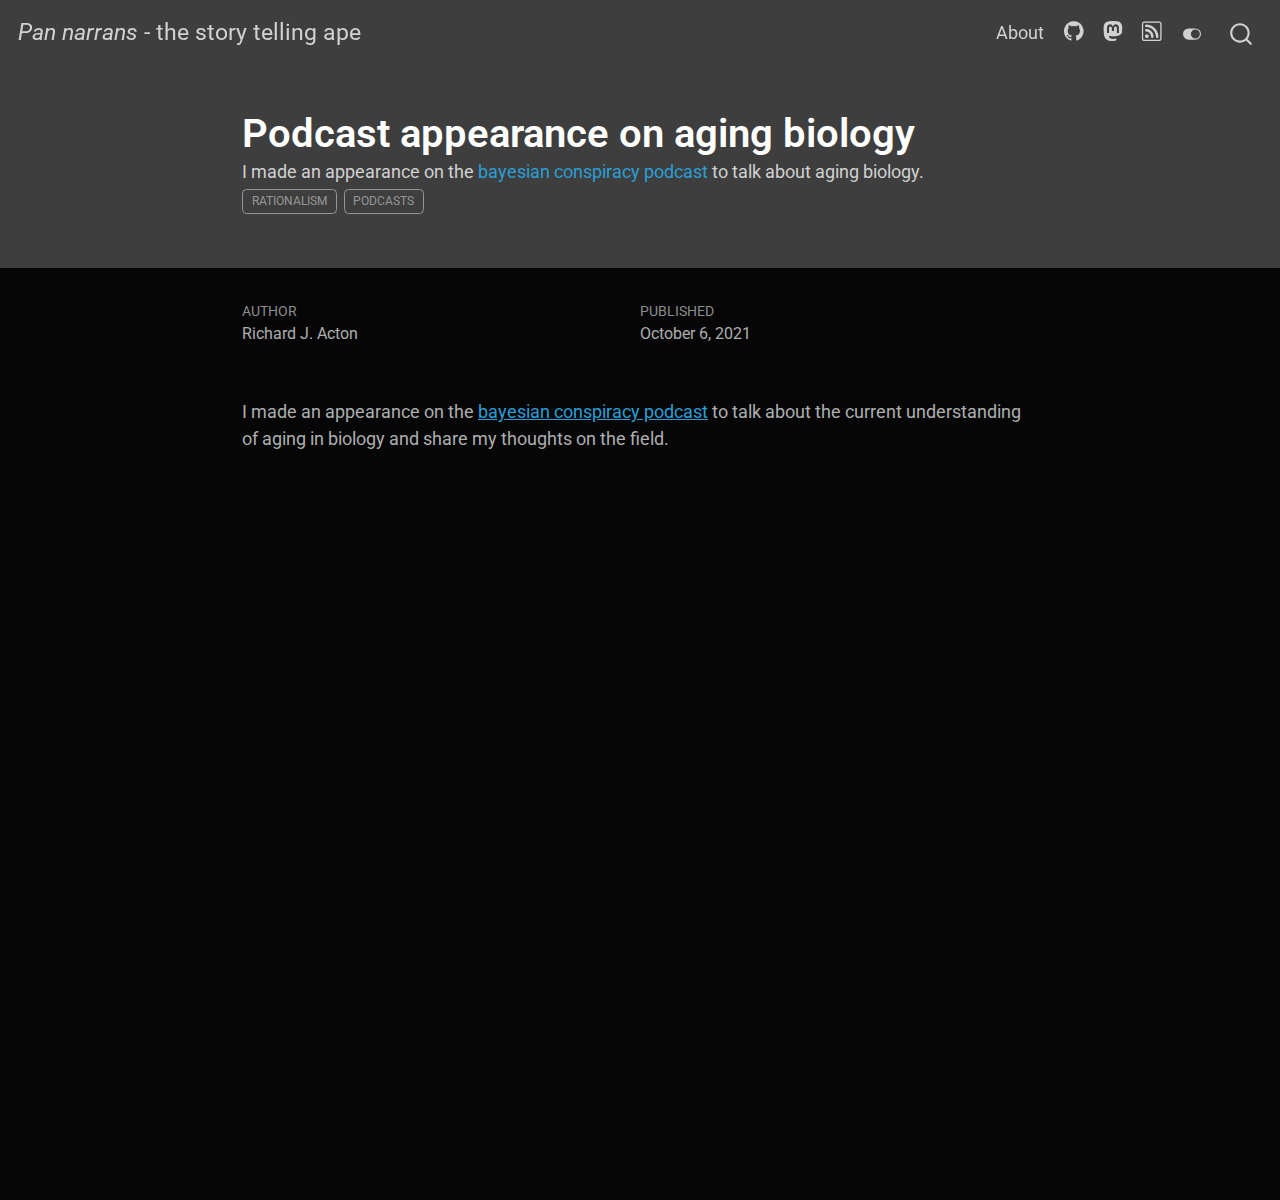
<file: posts/2021-10-06-bayesian-conspiracy-aging/index.html>
<!DOCTYPE html>
<html xmlns="http://www.w3.org/1999/xhtml" lang="en" xml:lang="en"><head>

<meta charset="utf-8">
<meta name="generator" content="quarto-0.9.613">

<meta name="viewport" content="width=device-width, initial-scale=1.0, user-scalable=yes">

<meta name="author" content="Richard J. Acton">
<meta name="dcterms.date" content="2021-10-06">
<meta name="description" content="I made an appearance on the bayesian conspiracy podcast to talk about aging biology.">

<title>Pan narrans - the story telling ape - Podcast appearance on aging biology</title>
<style>
code{white-space: pre-wrap;}
span.smallcaps{font-variant: small-caps;}
span.underline{text-decoration: underline;}
div.column{display: inline-block; vertical-align: top; width: 50%;}
div.hanging-indent{margin-left: 1.5em; text-indent: -1.5em;}
ul.task-list{list-style: none;}
</style>


<script src="../../site_libs/quarto-nav/quarto-nav.js"></script>
<script src="../../site_libs/quarto-nav/headroom.min.js"></script>
<script src="../../site_libs/clipboard/clipboard.min.js"></script>
<script src="../../site_libs/quarto-search/autocomplete.umd.js"></script>
<script src="../../site_libs/quarto-search/fuse.min.js"></script>
<script src="../../site_libs/quarto-search/quarto-search.js"></script>
<meta name="quarto:offset" content="../../">
<script src="../../site_libs/quarto-html/quarto.js"></script>
<script src="../../site_libs/quarto-html/popper.min.js"></script>
<script src="../../site_libs/quarto-html/tippy.umd.min.js"></script>
<script src="../../site_libs/quarto-html/anchor.min.js"></script>
<link href="../../site_libs/quarto-html/tippy.css" rel="stylesheet">
<link href="../../site_libs/quarto-html/quarto-syntax-highlighting.css" rel="stylesheet" class="quarto-color-scheme" id="quarto-text-highlighting-styles">
<link href="../../site_libs/quarto-html/quarto-syntax-highlighting-dark.css" rel="stylesheet" class="quarto-color-scheme quarto-color-alternate" id="quarto-text-highlighting-styles">
<script src="../../site_libs/bootstrap/bootstrap.min.js"></script>
<link href="../../site_libs/bootstrap/bootstrap-icons.css" rel="stylesheet">
<link href="../../site_libs/bootstrap/bootstrap.min.css" rel="stylesheet" class="quarto-color-scheme">
<link href="../../site_libs/bootstrap/bootstrap-dark.min.css" rel="stylesheet" class="quarto-color-scheme quarto-color-alternate">
<script id="quarto-search-options" type="application/json">{
  "location": "navbar",
  "copy-button": false,
  "collapse-after": 3,
  "panel-placement": "end",
  "type": "overlay",
  "limit": 20,
  "language": {
    "search-no-results-text": "No results",
    "search-matching-documents-text": "matching documents",
    "search-copy-link-title": "Copy link to search",
    "search-hide-matches-text": "Hide additional matches",
    "search-more-match-text": "more match in this document",
    "search-more-matches-text": "more matches in this document",
    "search-clear-button-title": "Clear",
    "search-detached-cancel-button-title": "Cancel",
    "search-submit-button-title": "Submit"
  }
}</script>


<link rel="stylesheet" href="../../styles.css">
</head>

<body class="nav-fixed fullcontent">

<div id="quarto-search-results"></div>
  <header id="quarto-header" class="headroom fixed-top">
    <nav class="navbar navbar-expand-lg navbar-dark ">
      <div class="navbar-container container-fluid">
      <a class="navbar-brand" href="../../index.html">
    <span class="navbar-title"><em>Pan narrans</em> - the story telling ape</span>
  </a>
          <button class="navbar-toggler" type="button" data-bs-toggle="collapse" data-bs-target="#navbarCollapse" aria-controls="navbarCollapse" aria-expanded="false" aria-label="Toggle navigation" onclick="if (window.quartoToggleHeadroom) { window.quartoToggleHeadroom(); }">
  <span class="navbar-toggler-icon"></span>
</button>
          <div class="collapse navbar-collapse" id="navbarCollapse">
            <ul class="navbar-nav navbar-nav-scroll ms-auto">
  <li class="nav-item">
    <a class="nav-link" href="../../about.html">About</a>
  </li>  
  <li class="nav-item compact">
    <a class="nav-link" href="https://github.com/RichardJActon"><i class="bi bi-github" role="img">
</i> 
 </a>
  </li>  
  <li class="nav-item compact">
    <a class="nav-link" href="https://scholar.social/@RichardJActon"><i class="bi bi-mastodon" role="img">
</i> 
 </a>
  </li>  
  <li class="nav-item compact">
    <a class="nav-link" href="../../index.xml"><i class="bi bi-rss" role="img">
</i> 
 </a>
  </li>  
</ul>
              <div class="quarto-toggle-container">
                  <a href="" class="quarto-color-scheme-toggle nav-link" onclick="window.quartoToggleColorScheme(); return false;" title="Toggle dark mode"><i class="bi"></i></a>
              </div>
              <div id="quarto-search" class="" title="Search"></div>
          </div> <!-- /navcollapse -->
      </div> <!-- /container-fluid -->
    </nav>
</header>
<!-- content -->
<header id="title-block-header" class="quarto-title-block default page-columns page-full">
  <div class="quarto-title-banner page-columns page-full">
    <div class="quarto-title column-body">
      <h1 class="title">Podcast appearance on aging biology</h1>
                  <div>
        <div class="description">
          I made an appearance on the <a href="https://www.thebayesianconspiracy.com/2020/12/127-all-about-aging-with-richard-acton/">bayesian conspiracy podcast</a> to talk about aging biology.
        </div>
      </div>
                          <div class="quarto-categories">
                <div class="quarto-category">rationalism</div>
                <div class="quarto-category">podcasts</div>
              </div>
                  </div>
  </div>
    
  
  <div class="quarto-title-meta">

      <div>
      <div class="quarto-title-meta-heading">Author</div>
      <div class="quarto-title-meta-contents">
               <p>Richard J. Acton </p>
            </div>
    </div>
      
      <div>
      <div class="quarto-title-meta-heading">Published</div>
      <div class="quarto-title-meta-contents">
        <p class="date">October 6, 2021</p>
      </div>
    </div>
      
    </div>
    
  
  </header><div id="quarto-content" class="quarto-container page-columns page-rows-contents page-layout-article page-navbar">
<!-- sidebar -->
<!-- margin-sidebar -->
    
<!-- main -->
<main class="content quarto-banner-title-block" id="quarto-document-content">




<p>I made an appearance on the <a href="https://www.thebayesianconspiracy.com/2020/12/127-all-about-aging-with-richard-acton/">bayesian conspiracy podcast</a> to talk about the current understanding of aging in biology and share my thoughts on the field.</p>



</main> <!-- /main -->
<script id="quarto-html-after-body" type="application/javascript">
window.document.addEventListener("DOMContentLoaded", function (event) {
  const disableStylesheet = (stylesheets) => {
    for (let i=0; i < stylesheets.length; i++) {
      const stylesheet = stylesheets[i];
      stylesheet.rel = 'prefetch';
    }
  }
  const enableStylesheet = (stylesheets) => {
    for (let i=0; i < stylesheets.length; i++) {
      const stylesheet = stylesheets[i];
      stylesheet.rel = 'stylesheet';
    }
  }
  const manageTransitions = (selector, allowTransitions) => {
    const els = window.document.querySelectorAll(selector);
    for (let i=0; i < els.length; i++) {
      const el = els[i];
      if (allowTransitions) {
        el.classList.remove('notransition');
      } else {
        el.classList.add('notransition');
      }
    }
  }
  const toggleColorMode = (alternate) => {
    // Switch the stylesheets
    const alternateStylesheets = window.document.querySelectorAll('link.quarto-color-scheme.quarto-color-alternate');
    manageTransitions('#quarto-margin-sidebar .nav-link', false);
    if (alternate) {
      enableStylesheet(alternateStylesheets);
    } else {
      disableStylesheet(alternateStylesheets);
    }
    manageTransitions('#quarto-margin-sidebar .nav-link', true);
    // Switch the toggles
    const toggles = window.document.querySelectorAll('.quarto-color-scheme-toggle');
    for (let i=0; i < toggles.length; i++) {
      const toggle = toggles[i];
      if (toggle) {
        if (alternate) {
          toggle.classList.add("alternate");     
        } else {
          toggle.classList.remove("alternate");
        }
      }
    }
  }
  const isFileUrl = () => { 
    return window.location.protocol === 'file:';
  }
  const hasAlternateSentinel = () => {  
    let styleSentinel = getColorSchemeSentinel();
    if (styleSentinel !== null) {
      return styleSentinel === "alternate";
    } else {
      return false;
    }
  }
  const setStyleSentinel = (alternate) => {
    const value = alternate ? "alternate" : "default";
    if (!isFileUrl()) {
      window.localStorage.setItem("quarto-color-scheme", value);
    } else {
      localAlternateSentinel = value;
    }
  }
  const getColorSchemeSentinel = () => {
    if (!isFileUrl()) {
      const storageValue = window.localStorage.getItem("quarto-color-scheme");
      return storageValue != null ? storageValue : localAlternateSentinel;
    } else {
      return localAlternateSentinel;
    }
  }
  let localAlternateSentinel = 'alternate';
  // Dark / light mode switch
  window.quartoToggleColorScheme = () => {
    // Read the current dark / light value 
    let toAlternate = !hasAlternateSentinel();
    toggleColorMode(toAlternate);
    setStyleSentinel(toAlternate);
  };
  // Ensure there is a toggle, if there isn't float one in the top right
  if (window.document.querySelector('.quarto-color-scheme-toggle') === null) {
    const a = window.document.createElement('a');
    a.classList.add('top-right');
    a.classList.add('quarto-color-scheme-toggle');
    a.href = "";
    a.onclick = function() { try { window.quartoToggleColorScheme(); } catch {} return false; };
    const i = window.document.createElement("i");
    i.classList.add('bi');
    a.appendChild(i);
    window.document.body.appendChild(a);
  }
  // Switch to dark mode if need be
  if (hasAlternateSentinel()) {
    toggleColorMode(true);
  } 
  const icon = "";
  const anchorJS = new window.AnchorJS();
  anchorJS.options = {
    placement: 'right',
    icon: icon
  };
  anchorJS.add('.anchored');
  const clipboard = new window.ClipboardJS('.code-copy-button', {
    target: function(trigger) {
      return trigger.previousElementSibling;
    }
  });
  clipboard.on('success', function(e) {
    // button target
    const button = e.trigger;
    // don't keep focus
    button.blur();
    // flash "checked"
    button.classList.add('code-copy-button-checked');
    var currentTitle = button.getAttribute("title");
    button.setAttribute("title", "Copied!");
    setTimeout(function() {
      button.setAttribute("title", currentTitle);
      button.classList.remove('code-copy-button-checked');
    }, 1000);
    // clear code selection
    e.clearSelection();
  });
  function tippyHover(el, contentFn) {
    const config = {
      allowHTML: true,
      content: contentFn,
      maxWidth: 500,
      delay: 100,
      arrow: false,
      appendTo: function(el) {
          return el.parentElement;
      },
      interactive: true,
      interactiveBorder: 10,
      theme: 'quarto',
      placement: 'bottom-start'
    };
    window.tippy(el, config); 
  }
  const noterefs = window.document.querySelectorAll('a[role="doc-noteref"]');
  for (var i=0; i<noterefs.length; i++) {
    const ref = noterefs[i];
    tippyHover(ref, function() {
      let href = ref.getAttribute('href');
      try { href = new URL(href).hash; } catch {}
      const id = href.replace(/^#\/?/, "");
      const note = window.document.getElementById(id);
      return note.innerHTML;
    });
  }
  var bibliorefs = window.document.querySelectorAll('a[role="doc-biblioref"]');
  for (var i=0; i<bibliorefs.length; i++) {
    const ref = bibliorefs[i];
    const cites = ref.parentNode.getAttribute('data-cites').split(' ');
    tippyHover(ref, function() {
      var popup = window.document.createElement('div');
      cites.forEach(function(cite) {
        var citeDiv = window.document.createElement('div');
        citeDiv.classList.add('hanging-indent');
        citeDiv.classList.add('csl-entry');
        var biblioDiv = window.document.getElementById('ref-' + cite);
        if (biblioDiv) {
          citeDiv.innerHTML = biblioDiv.innerHTML;
        }
        popup.appendChild(citeDiv);
      });
      return popup.innerHTML;
    });
  }
});
</script>
</div> <!-- /content -->



</body></html>
</file>
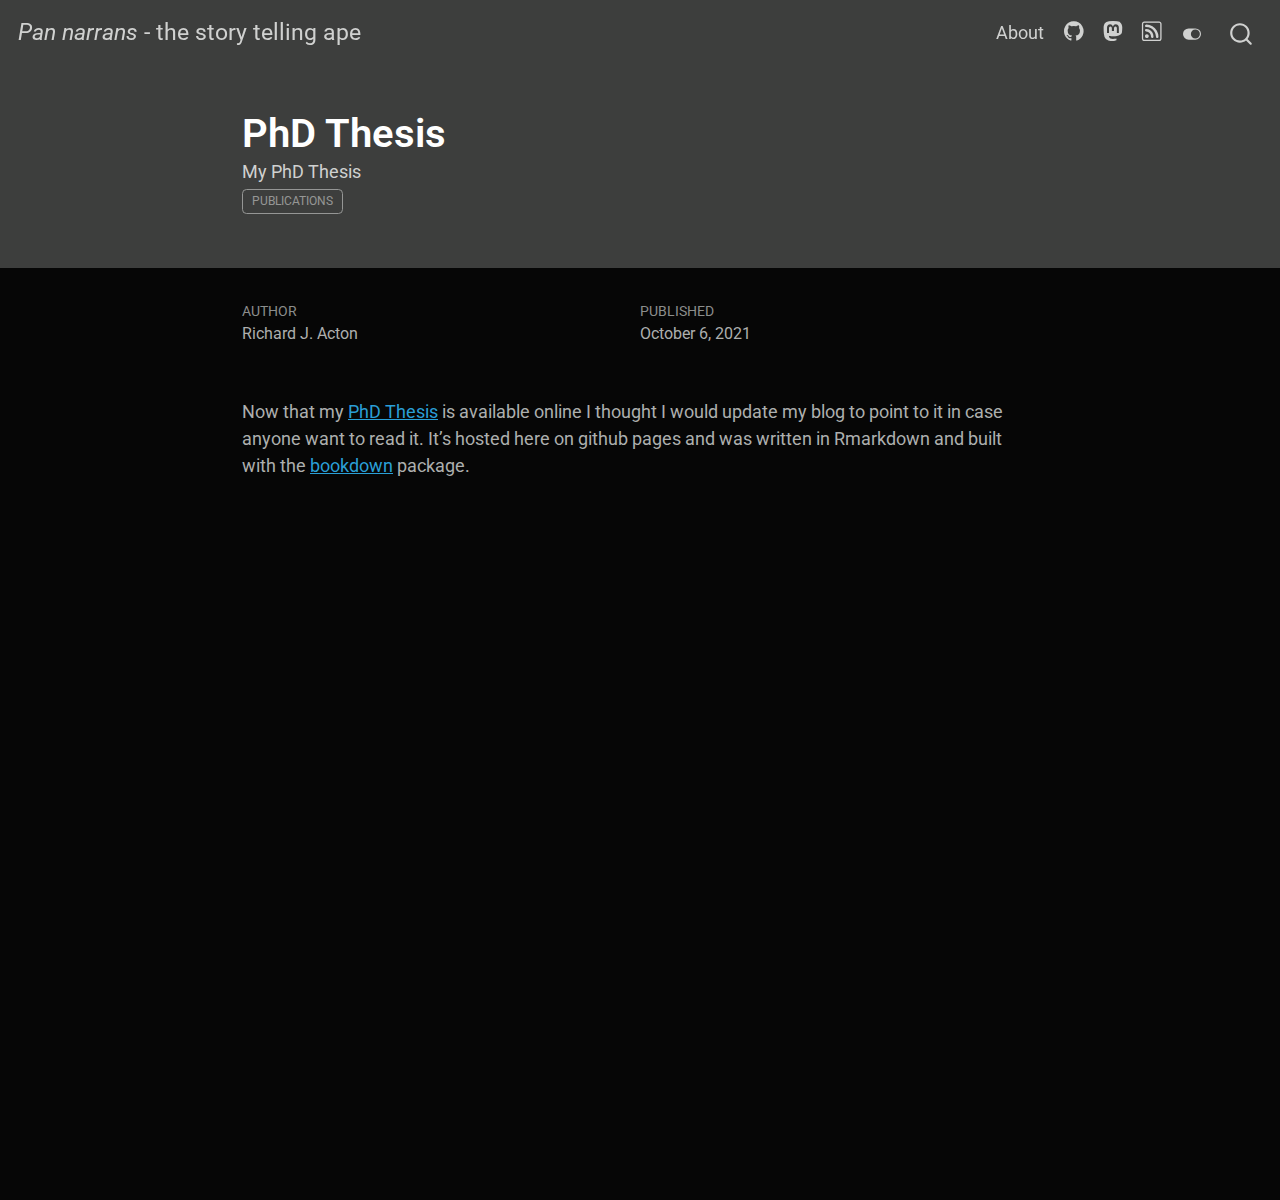
<file: posts/2021-10-06-Thesis/index.html>
<!DOCTYPE html>
<html xmlns="http://www.w3.org/1999/xhtml" lang="en" xml:lang="en"><head>

<meta charset="utf-8">
<meta name="generator" content="quarto-0.9.613">

<meta name="viewport" content="width=device-width, initial-scale=1.0, user-scalable=yes">

<meta name="author" content="Richard J. Acton">
<meta name="dcterms.date" content="2021-10-06">
<meta name="description" content="My PhD Thesis">

<title>Pan narrans - the story telling ape - PhD Thesis</title>
<style>
code{white-space: pre-wrap;}
span.smallcaps{font-variant: small-caps;}
span.underline{text-decoration: underline;}
div.column{display: inline-block; vertical-align: top; width: 50%;}
div.hanging-indent{margin-left: 1.5em; text-indent: -1.5em;}
ul.task-list{list-style: none;}
</style>


<script src="../../site_libs/quarto-nav/quarto-nav.js"></script>
<script src="../../site_libs/quarto-nav/headroom.min.js"></script>
<script src="../../site_libs/clipboard/clipboard.min.js"></script>
<script src="../../site_libs/quarto-search/autocomplete.umd.js"></script>
<script src="../../site_libs/quarto-search/fuse.min.js"></script>
<script src="../../site_libs/quarto-search/quarto-search.js"></script>
<meta name="quarto:offset" content="../../">
<script src="../../site_libs/quarto-html/quarto.js"></script>
<script src="../../site_libs/quarto-html/popper.min.js"></script>
<script src="../../site_libs/quarto-html/tippy.umd.min.js"></script>
<script src="../../site_libs/quarto-html/anchor.min.js"></script>
<link href="../../site_libs/quarto-html/tippy.css" rel="stylesheet">
<link href="../../site_libs/quarto-html/quarto-syntax-highlighting.css" rel="stylesheet" class="quarto-color-scheme" id="quarto-text-highlighting-styles">
<link href="../../site_libs/quarto-html/quarto-syntax-highlighting-dark.css" rel="stylesheet" class="quarto-color-scheme quarto-color-alternate" id="quarto-text-highlighting-styles">
<script src="../../site_libs/bootstrap/bootstrap.min.js"></script>
<link href="../../site_libs/bootstrap/bootstrap-icons.css" rel="stylesheet">
<link href="../../site_libs/bootstrap/bootstrap.min.css" rel="stylesheet" class="quarto-color-scheme">
<link href="../../site_libs/bootstrap/bootstrap-dark.min.css" rel="stylesheet" class="quarto-color-scheme quarto-color-alternate">
<script id="quarto-search-options" type="application/json">{
  "location": "navbar",
  "copy-button": false,
  "collapse-after": 3,
  "panel-placement": "end",
  "type": "overlay",
  "limit": 20,
  "language": {
    "search-no-results-text": "No results",
    "search-matching-documents-text": "matching documents",
    "search-copy-link-title": "Copy link to search",
    "search-hide-matches-text": "Hide additional matches",
    "search-more-match-text": "more match in this document",
    "search-more-matches-text": "more matches in this document",
    "search-clear-button-title": "Clear",
    "search-detached-cancel-button-title": "Cancel",
    "search-submit-button-title": "Submit"
  }
}</script>


<link rel="stylesheet" href="../../styles.css">
</head>

<body class="nav-fixed fullcontent">

<div id="quarto-search-results"></div>
  <header id="quarto-header" class="headroom fixed-top">
    <nav class="navbar navbar-expand-lg navbar-dark ">
      <div class="navbar-container container-fluid">
      <a class="navbar-brand" href="../../index.html">
    <span class="navbar-title"><em>Pan narrans</em> - the story telling ape</span>
  </a>
          <button class="navbar-toggler" type="button" data-bs-toggle="collapse" data-bs-target="#navbarCollapse" aria-controls="navbarCollapse" aria-expanded="false" aria-label="Toggle navigation" onclick="if (window.quartoToggleHeadroom) { window.quartoToggleHeadroom(); }">
  <span class="navbar-toggler-icon"></span>
</button>
          <div class="collapse navbar-collapse" id="navbarCollapse">
            <ul class="navbar-nav navbar-nav-scroll ms-auto">
  <li class="nav-item">
    <a class="nav-link" href="../../about.html">About</a>
  </li>  
  <li class="nav-item compact">
    <a class="nav-link" href="https://github.com/RichardJActon"><i class="bi bi-github" role="img">
</i> 
 </a>
  </li>  
  <li class="nav-item compact">
    <a class="nav-link" href="https://scholar.social/@RichardJActon"><i class="bi bi-mastodon" role="img">
</i> 
 </a>
  </li>  
  <li class="nav-item compact">
    <a class="nav-link" href="../../index.xml"><i class="bi bi-rss" role="img">
</i> 
 </a>
  </li>  
</ul>
              <div class="quarto-toggle-container">
                  <a href="" class="quarto-color-scheme-toggle nav-link" onclick="window.quartoToggleColorScheme(); return false;" title="Toggle dark mode"><i class="bi"></i></a>
              </div>
              <div id="quarto-search" class="" title="Search"></div>
          </div> <!-- /navcollapse -->
      </div> <!-- /container-fluid -->
    </nav>
</header>
<!-- content -->
<header id="title-block-header" class="quarto-title-block default page-columns page-full">
  <div class="quarto-title-banner page-columns page-full">
    <div class="quarto-title column-body">
      <h1 class="title">PhD Thesis</h1>
                  <div>
        <div class="description">
          My PhD Thesis
        </div>
      </div>
                          <div class="quarto-categories">
                <div class="quarto-category">publications</div>
              </div>
                  </div>
  </div>
    
  
  <div class="quarto-title-meta">

      <div>
      <div class="quarto-title-meta-heading">Author</div>
      <div class="quarto-title-meta-contents">
               <p>Richard J. Acton </p>
            </div>
    </div>
      
      <div>
      <div class="quarto-title-meta-heading">Published</div>
      <div class="quarto-title-meta-contents">
        <p class="date">October 6, 2021</p>
      </div>
    </div>
      
    </div>
    
  
  </header><div id="quarto-content" class="quarto-container page-columns page-rows-contents page-layout-article page-navbar">
<!-- sidebar -->
<!-- margin-sidebar -->
    
<!-- main -->
<main class="content quarto-banner-title-block" id="quarto-document-content">




<p>Now that my <a href="https://richardjacton.github.io/thesis/">PhD Thesis</a> is available online I thought I would update my blog to point to it in case anyone want to read it. It’s hosted here on github pages and was written in Rmarkdown and built with the <a href="https://pkgs.rstudio.com/bookdown/">bookdown</a> package.</p>



</main> <!-- /main -->
<script id="quarto-html-after-body" type="application/javascript">
window.document.addEventListener("DOMContentLoaded", function (event) {
  const disableStylesheet = (stylesheets) => {
    for (let i=0; i < stylesheets.length; i++) {
      const stylesheet = stylesheets[i];
      stylesheet.rel = 'prefetch';
    }
  }
  const enableStylesheet = (stylesheets) => {
    for (let i=0; i < stylesheets.length; i++) {
      const stylesheet = stylesheets[i];
      stylesheet.rel = 'stylesheet';
    }
  }
  const manageTransitions = (selector, allowTransitions) => {
    const els = window.document.querySelectorAll(selector);
    for (let i=0; i < els.length; i++) {
      const el = els[i];
      if (allowTransitions) {
        el.classList.remove('notransition');
      } else {
        el.classList.add('notransition');
      }
    }
  }
  const toggleColorMode = (alternate) => {
    // Switch the stylesheets
    const alternateStylesheets = window.document.querySelectorAll('link.quarto-color-scheme.quarto-color-alternate');
    manageTransitions('#quarto-margin-sidebar .nav-link', false);
    if (alternate) {
      enableStylesheet(alternateStylesheets);
    } else {
      disableStylesheet(alternateStylesheets);
    }
    manageTransitions('#quarto-margin-sidebar .nav-link', true);
    // Switch the toggles
    const toggles = window.document.querySelectorAll('.quarto-color-scheme-toggle');
    for (let i=0; i < toggles.length; i++) {
      const toggle = toggles[i];
      if (toggle) {
        if (alternate) {
          toggle.classList.add("alternate");     
        } else {
          toggle.classList.remove("alternate");
        }
      }
    }
  }
  const isFileUrl = () => { 
    return window.location.protocol === 'file:';
  }
  const hasAlternateSentinel = () => {  
    let styleSentinel = getColorSchemeSentinel();
    if (styleSentinel !== null) {
      return styleSentinel === "alternate";
    } else {
      return false;
    }
  }
  const setStyleSentinel = (alternate) => {
    const value = alternate ? "alternate" : "default";
    if (!isFileUrl()) {
      window.localStorage.setItem("quarto-color-scheme", value);
    } else {
      localAlternateSentinel = value;
    }
  }
  const getColorSchemeSentinel = () => {
    if (!isFileUrl()) {
      const storageValue = window.localStorage.getItem("quarto-color-scheme");
      return storageValue != null ? storageValue : localAlternateSentinel;
    } else {
      return localAlternateSentinel;
    }
  }
  let localAlternateSentinel = 'alternate';
  // Dark / light mode switch
  window.quartoToggleColorScheme = () => {
    // Read the current dark / light value 
    let toAlternate = !hasAlternateSentinel();
    toggleColorMode(toAlternate);
    setStyleSentinel(toAlternate);
  };
  // Ensure there is a toggle, if there isn't float one in the top right
  if (window.document.querySelector('.quarto-color-scheme-toggle') === null) {
    const a = window.document.createElement('a');
    a.classList.add('top-right');
    a.classList.add('quarto-color-scheme-toggle');
    a.href = "";
    a.onclick = function() { try { window.quartoToggleColorScheme(); } catch {} return false; };
    const i = window.document.createElement("i");
    i.classList.add('bi');
    a.appendChild(i);
    window.document.body.appendChild(a);
  }
  // Switch to dark mode if need be
  if (hasAlternateSentinel()) {
    toggleColorMode(true);
  } 
  const icon = "";
  const anchorJS = new window.AnchorJS();
  anchorJS.options = {
    placement: 'right',
    icon: icon
  };
  anchorJS.add('.anchored');
  const clipboard = new window.ClipboardJS('.code-copy-button', {
    target: function(trigger) {
      return trigger.previousElementSibling;
    }
  });
  clipboard.on('success', function(e) {
    // button target
    const button = e.trigger;
    // don't keep focus
    button.blur();
    // flash "checked"
    button.classList.add('code-copy-button-checked');
    var currentTitle = button.getAttribute("title");
    button.setAttribute("title", "Copied!");
    setTimeout(function() {
      button.setAttribute("title", currentTitle);
      button.classList.remove('code-copy-button-checked');
    }, 1000);
    // clear code selection
    e.clearSelection();
  });
  function tippyHover(el, contentFn) {
    const config = {
      allowHTML: true,
      content: contentFn,
      maxWidth: 500,
      delay: 100,
      arrow: false,
      appendTo: function(el) {
          return el.parentElement;
      },
      interactive: true,
      interactiveBorder: 10,
      theme: 'quarto',
      placement: 'bottom-start'
    };
    window.tippy(el, config); 
  }
  const noterefs = window.document.querySelectorAll('a[role="doc-noteref"]');
  for (var i=0; i<noterefs.length; i++) {
    const ref = noterefs[i];
    tippyHover(ref, function() {
      let href = ref.getAttribute('href');
      try { href = new URL(href).hash; } catch {}
      const id = href.replace(/^#\/?/, "");
      const note = window.document.getElementById(id);
      return note.innerHTML;
    });
  }
  var bibliorefs = window.document.querySelectorAll('a[role="doc-biblioref"]');
  for (var i=0; i<bibliorefs.length; i++) {
    const ref = bibliorefs[i];
    const cites = ref.parentNode.getAttribute('data-cites').split(' ');
    tippyHover(ref, function() {
      var popup = window.document.createElement('div');
      cites.forEach(function(cite) {
        var citeDiv = window.document.createElement('div');
        citeDiv.classList.add('hanging-indent');
        citeDiv.classList.add('csl-entry');
        var biblioDiv = window.document.getElementById('ref-' + cite);
        if (biblioDiv) {
          citeDiv.innerHTML = biblioDiv.innerHTML;
        }
        popup.appendChild(citeDiv);
      });
      return popup.innerHTML;
    });
  }
});
</script>
</div> <!-- /content -->



</body></html>
</file>
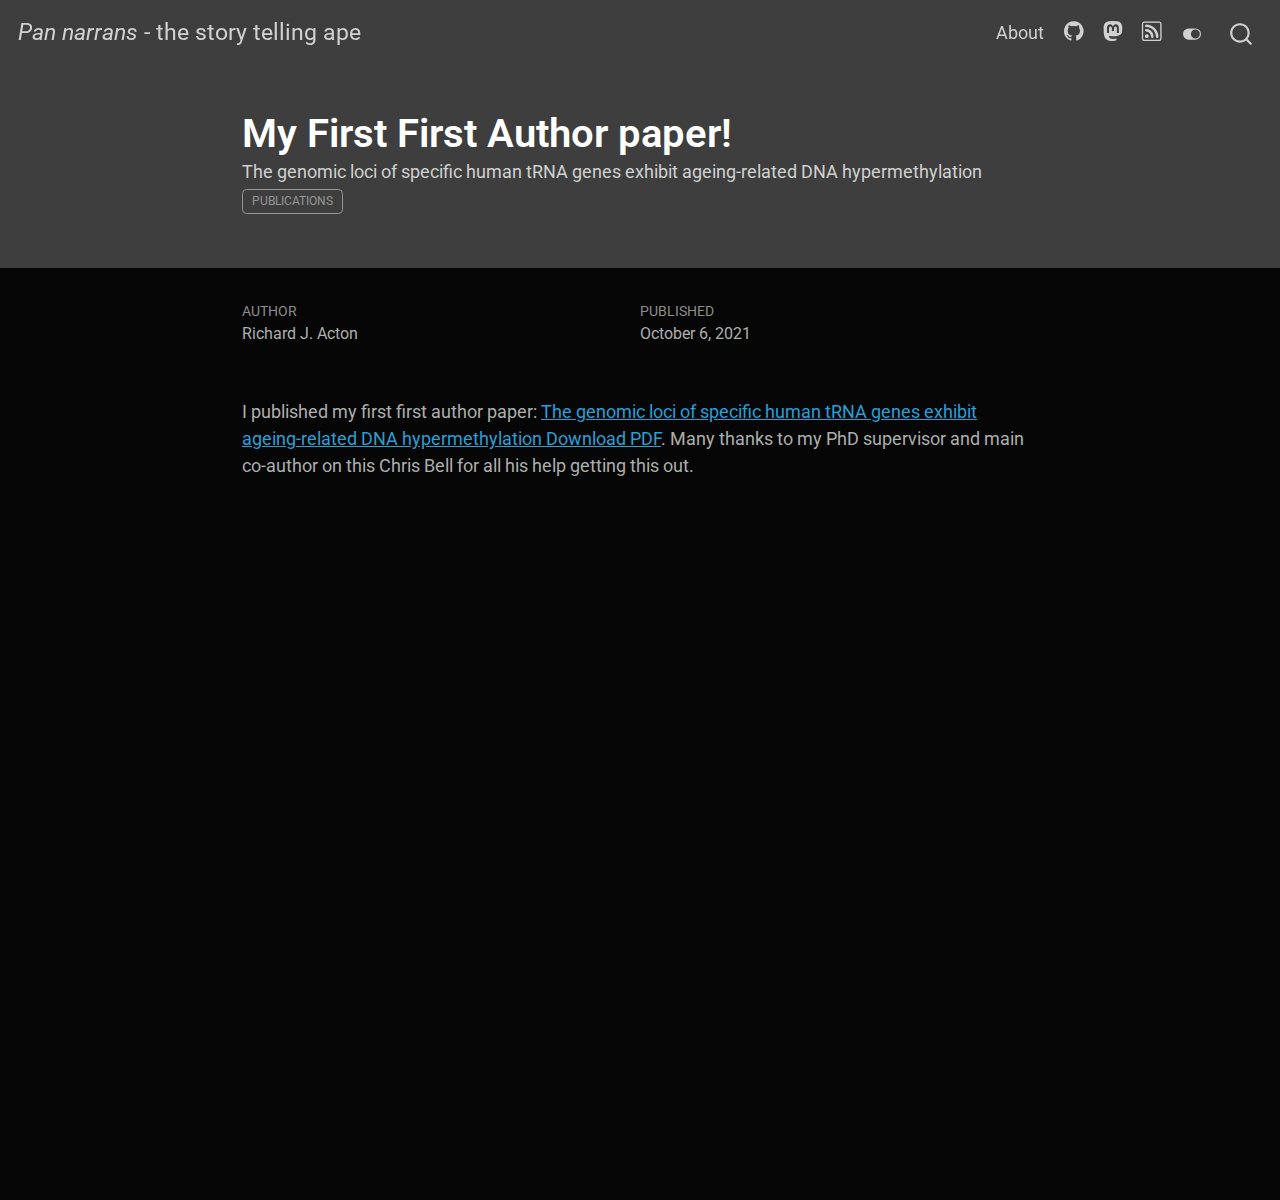
<file: posts/2021-10-06-tRNA-paper/index.html>
<!DOCTYPE html>
<html xmlns="http://www.w3.org/1999/xhtml" lang="en" xml:lang="en"><head>

<meta charset="utf-8">
<meta name="generator" content="quarto-0.9.613">

<meta name="viewport" content="width=device-width, initial-scale=1.0, user-scalable=yes">

<meta name="author" content="Richard J. Acton">
<meta name="dcterms.date" content="2021-10-06">
<meta name="description" content="The genomic loci of specific human tRNA genes exhibit ageing-related DNA hypermethylation">

<title>Pan narrans - the story telling ape - My First First Author paper!</title>
<style>
code{white-space: pre-wrap;}
span.smallcaps{font-variant: small-caps;}
span.underline{text-decoration: underline;}
div.column{display: inline-block; vertical-align: top; width: 50%;}
div.hanging-indent{margin-left: 1.5em; text-indent: -1.5em;}
ul.task-list{list-style: none;}
</style>


<script src="../../site_libs/quarto-nav/quarto-nav.js"></script>
<script src="../../site_libs/quarto-nav/headroom.min.js"></script>
<script src="../../site_libs/clipboard/clipboard.min.js"></script>
<script src="../../site_libs/quarto-search/autocomplete.umd.js"></script>
<script src="../../site_libs/quarto-search/fuse.min.js"></script>
<script src="../../site_libs/quarto-search/quarto-search.js"></script>
<meta name="quarto:offset" content="../../">
<script src="../../site_libs/quarto-html/quarto.js"></script>
<script src="../../site_libs/quarto-html/popper.min.js"></script>
<script src="../../site_libs/quarto-html/tippy.umd.min.js"></script>
<script src="../../site_libs/quarto-html/anchor.min.js"></script>
<link href="../../site_libs/quarto-html/tippy.css" rel="stylesheet">
<link href="../../site_libs/quarto-html/quarto-syntax-highlighting.css" rel="stylesheet" class="quarto-color-scheme" id="quarto-text-highlighting-styles">
<link href="../../site_libs/quarto-html/quarto-syntax-highlighting-dark.css" rel="stylesheet" class="quarto-color-scheme quarto-color-alternate" id="quarto-text-highlighting-styles">
<script src="../../site_libs/bootstrap/bootstrap.min.js"></script>
<link href="../../site_libs/bootstrap/bootstrap-icons.css" rel="stylesheet">
<link href="../../site_libs/bootstrap/bootstrap.min.css" rel="stylesheet" class="quarto-color-scheme">
<link href="../../site_libs/bootstrap/bootstrap-dark.min.css" rel="stylesheet" class="quarto-color-scheme quarto-color-alternate">
<script id="quarto-search-options" type="application/json">{
  "location": "navbar",
  "copy-button": false,
  "collapse-after": 3,
  "panel-placement": "end",
  "type": "overlay",
  "limit": 20,
  "language": {
    "search-no-results-text": "No results",
    "search-matching-documents-text": "matching documents",
    "search-copy-link-title": "Copy link to search",
    "search-hide-matches-text": "Hide additional matches",
    "search-more-match-text": "more match in this document",
    "search-more-matches-text": "more matches in this document",
    "search-clear-button-title": "Clear",
    "search-detached-cancel-button-title": "Cancel",
    "search-submit-button-title": "Submit"
  }
}</script>


<link rel="stylesheet" href="../../styles.css">
</head>

<body class="nav-fixed fullcontent">

<div id="quarto-search-results"></div>
  <header id="quarto-header" class="headroom fixed-top">
    <nav class="navbar navbar-expand-lg navbar-dark ">
      <div class="navbar-container container-fluid">
      <a class="navbar-brand" href="../../index.html">
    <span class="navbar-title"><em>Pan narrans</em> - the story telling ape</span>
  </a>
          <button class="navbar-toggler" type="button" data-bs-toggle="collapse" data-bs-target="#navbarCollapse" aria-controls="navbarCollapse" aria-expanded="false" aria-label="Toggle navigation" onclick="if (window.quartoToggleHeadroom) { window.quartoToggleHeadroom(); }">
  <span class="navbar-toggler-icon"></span>
</button>
          <div class="collapse navbar-collapse" id="navbarCollapse">
            <ul class="navbar-nav navbar-nav-scroll ms-auto">
  <li class="nav-item">
    <a class="nav-link" href="../../about.html">About</a>
  </li>  
  <li class="nav-item compact">
    <a class="nav-link" href="https://github.com/RichardJActon"><i class="bi bi-github" role="img">
</i> 
 </a>
  </li>  
  <li class="nav-item compact">
    <a class="nav-link" href="https://scholar.social/@RichardJActon"><i class="bi bi-mastodon" role="img">
</i> 
 </a>
  </li>  
  <li class="nav-item compact">
    <a class="nav-link" href="../../index.xml"><i class="bi bi-rss" role="img">
</i> 
 </a>
  </li>  
</ul>
              <div class="quarto-toggle-container">
                  <a href="" class="quarto-color-scheme-toggle nav-link" onclick="window.quartoToggleColorScheme(); return false;" title="Toggle dark mode"><i class="bi"></i></a>
              </div>
              <div id="quarto-search" class="" title="Search"></div>
          </div> <!-- /navcollapse -->
      </div> <!-- /container-fluid -->
    </nav>
</header>
<!-- content -->
<header id="title-block-header" class="quarto-title-block default page-columns page-full">
  <div class="quarto-title-banner page-columns page-full">
    <div class="quarto-title column-body">
      <h1 class="title">My First First Author paper!</h1>
                  <div>
        <div class="description">
          The genomic loci of specific human tRNA genes exhibit ageing-related DNA hypermethylation
        </div>
      </div>
                          <div class="quarto-categories">
                <div class="quarto-category">publications</div>
              </div>
                  </div>
  </div>
    
  
  <div class="quarto-title-meta">

      <div>
      <div class="quarto-title-meta-heading">Author</div>
      <div class="quarto-title-meta-contents">
               <p>Richard J. Acton </p>
            </div>
    </div>
      
      <div>
      <div class="quarto-title-meta-heading">Published</div>
      <div class="quarto-title-meta-contents">
        <p class="date">October 6, 2021</p>
      </div>
    </div>
      
    </div>
    
  
  </header><div id="quarto-content" class="quarto-container page-columns page-rows-contents page-layout-article page-navbar">
<!-- sidebar -->
<!-- margin-sidebar -->
    
<!-- main -->
<main class="content quarto-banner-title-block" id="quarto-document-content">




<p>I published my first first author paper: <a href="https://doi.org/10.1038/s41467-021-22639-6">The genomic loci of specific human tRNA genes exhibit ageing-related DNA hypermethylation Download PDF</a>. Many thanks to my PhD supervisor and main co-author on this Chris Bell for all his help getting this out.</p>



</main> <!-- /main -->
<script id="quarto-html-after-body" type="application/javascript">
window.document.addEventListener("DOMContentLoaded", function (event) {
  const disableStylesheet = (stylesheets) => {
    for (let i=0; i < stylesheets.length; i++) {
      const stylesheet = stylesheets[i];
      stylesheet.rel = 'prefetch';
    }
  }
  const enableStylesheet = (stylesheets) => {
    for (let i=0; i < stylesheets.length; i++) {
      const stylesheet = stylesheets[i];
      stylesheet.rel = 'stylesheet';
    }
  }
  const manageTransitions = (selector, allowTransitions) => {
    const els = window.document.querySelectorAll(selector);
    for (let i=0; i < els.length; i++) {
      const el = els[i];
      if (allowTransitions) {
        el.classList.remove('notransition');
      } else {
        el.classList.add('notransition');
      }
    }
  }
  const toggleColorMode = (alternate) => {
    // Switch the stylesheets
    const alternateStylesheets = window.document.querySelectorAll('link.quarto-color-scheme.quarto-color-alternate');
    manageTransitions('#quarto-margin-sidebar .nav-link', false);
    if (alternate) {
      enableStylesheet(alternateStylesheets);
    } else {
      disableStylesheet(alternateStylesheets);
    }
    manageTransitions('#quarto-margin-sidebar .nav-link', true);
    // Switch the toggles
    const toggles = window.document.querySelectorAll('.quarto-color-scheme-toggle');
    for (let i=0; i < toggles.length; i++) {
      const toggle = toggles[i];
      if (toggle) {
        if (alternate) {
          toggle.classList.add("alternate");     
        } else {
          toggle.classList.remove("alternate");
        }
      }
    }
  }
  const isFileUrl = () => { 
    return window.location.protocol === 'file:';
  }
  const hasAlternateSentinel = () => {  
    let styleSentinel = getColorSchemeSentinel();
    if (styleSentinel !== null) {
      return styleSentinel === "alternate";
    } else {
      return false;
    }
  }
  const setStyleSentinel = (alternate) => {
    const value = alternate ? "alternate" : "default";
    if (!isFileUrl()) {
      window.localStorage.setItem("quarto-color-scheme", value);
    } else {
      localAlternateSentinel = value;
    }
  }
  const getColorSchemeSentinel = () => {
    if (!isFileUrl()) {
      const storageValue = window.localStorage.getItem("quarto-color-scheme");
      return storageValue != null ? storageValue : localAlternateSentinel;
    } else {
      return localAlternateSentinel;
    }
  }
  let localAlternateSentinel = 'alternate';
  // Dark / light mode switch
  window.quartoToggleColorScheme = () => {
    // Read the current dark / light value 
    let toAlternate = !hasAlternateSentinel();
    toggleColorMode(toAlternate);
    setStyleSentinel(toAlternate);
  };
  // Ensure there is a toggle, if there isn't float one in the top right
  if (window.document.querySelector('.quarto-color-scheme-toggle') === null) {
    const a = window.document.createElement('a');
    a.classList.add('top-right');
    a.classList.add('quarto-color-scheme-toggle');
    a.href = "";
    a.onclick = function() { try { window.quartoToggleColorScheme(); } catch {} return false; };
    const i = window.document.createElement("i");
    i.classList.add('bi');
    a.appendChild(i);
    window.document.body.appendChild(a);
  }
  // Switch to dark mode if need be
  if (hasAlternateSentinel()) {
    toggleColorMode(true);
  } 
  const icon = "";
  const anchorJS = new window.AnchorJS();
  anchorJS.options = {
    placement: 'right',
    icon: icon
  };
  anchorJS.add('.anchored');
  const clipboard = new window.ClipboardJS('.code-copy-button', {
    target: function(trigger) {
      return trigger.previousElementSibling;
    }
  });
  clipboard.on('success', function(e) {
    // button target
    const button = e.trigger;
    // don't keep focus
    button.blur();
    // flash "checked"
    button.classList.add('code-copy-button-checked');
    var currentTitle = button.getAttribute("title");
    button.setAttribute("title", "Copied!");
    setTimeout(function() {
      button.setAttribute("title", currentTitle);
      button.classList.remove('code-copy-button-checked');
    }, 1000);
    // clear code selection
    e.clearSelection();
  });
  function tippyHover(el, contentFn) {
    const config = {
      allowHTML: true,
      content: contentFn,
      maxWidth: 500,
      delay: 100,
      arrow: false,
      appendTo: function(el) {
          return el.parentElement;
      },
      interactive: true,
      interactiveBorder: 10,
      theme: 'quarto',
      placement: 'bottom-start'
    };
    window.tippy(el, config); 
  }
  const noterefs = window.document.querySelectorAll('a[role="doc-noteref"]');
  for (var i=0; i<noterefs.length; i++) {
    const ref = noterefs[i];
    tippyHover(ref, function() {
      let href = ref.getAttribute('href');
      try { href = new URL(href).hash; } catch {}
      const id = href.replace(/^#\/?/, "");
      const note = window.document.getElementById(id);
      return note.innerHTML;
    });
  }
  var bibliorefs = window.document.querySelectorAll('a[role="doc-biblioref"]');
  for (var i=0; i<bibliorefs.length; i++) {
    const ref = bibliorefs[i];
    const cites = ref.parentNode.getAttribute('data-cites').split(' ');
    tippyHover(ref, function() {
      var popup = window.document.createElement('div');
      cites.forEach(function(cite) {
        var citeDiv = window.document.createElement('div');
        citeDiv.classList.add('hanging-indent');
        citeDiv.classList.add('csl-entry');
        var biblioDiv = window.document.getElementById('ref-' + cite);
        if (biblioDiv) {
          citeDiv.innerHTML = biblioDiv.innerHTML;
        }
        popup.appendChild(citeDiv);
      });
      return popup.innerHTML;
    });
  }
});
</script>
</div> <!-- /content -->



</body></html>
</file>
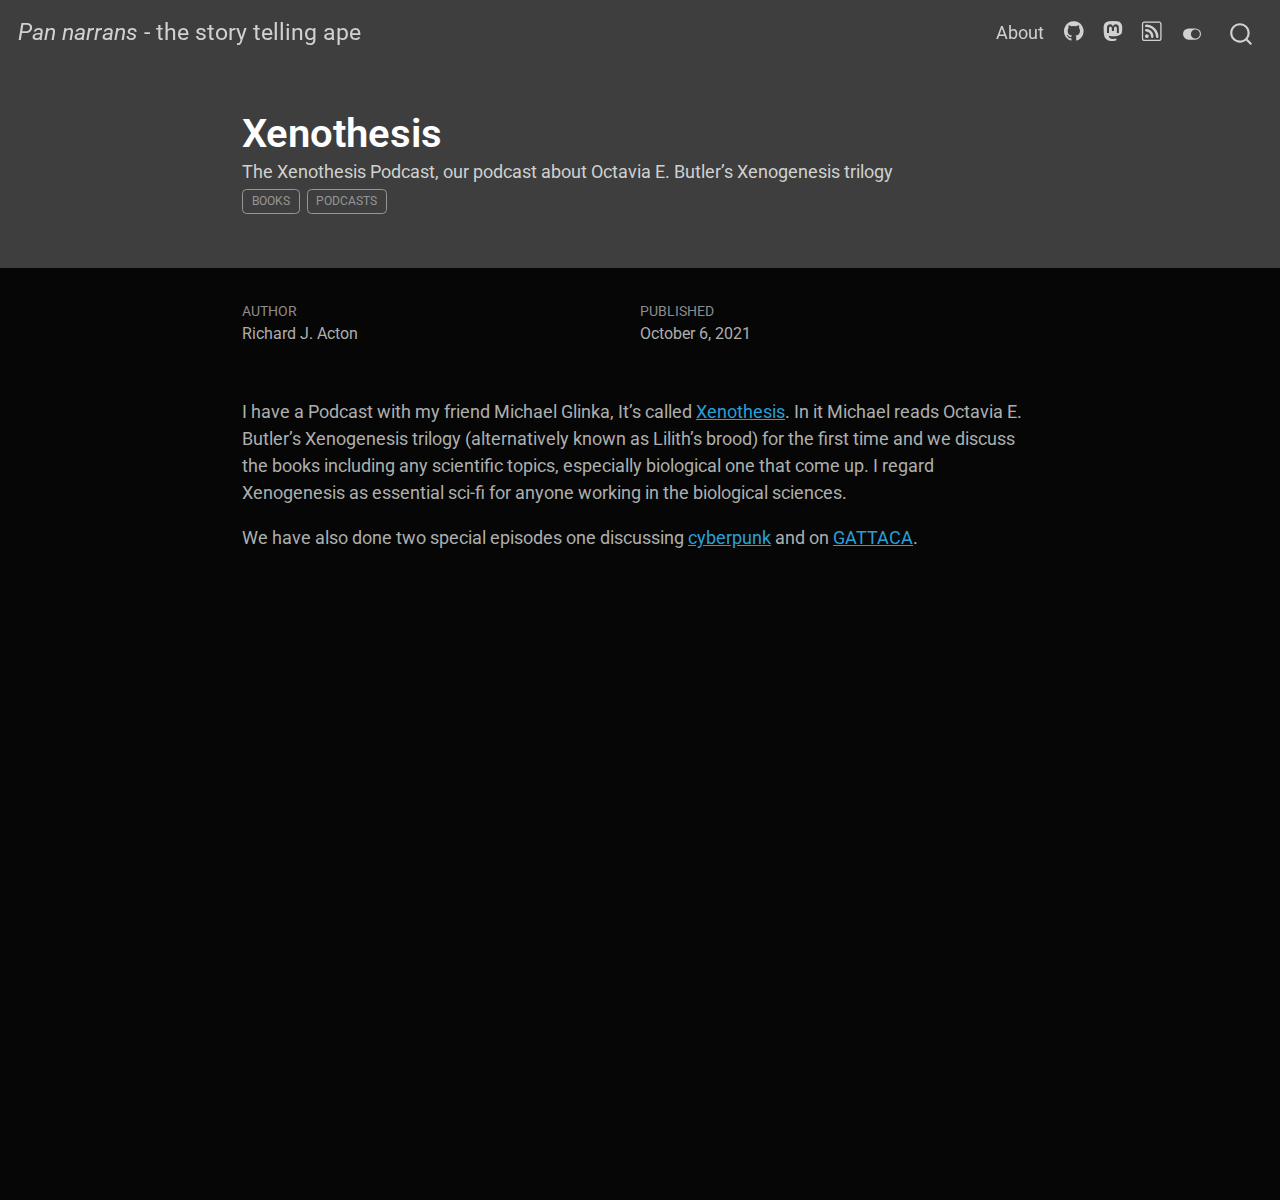
<file: posts/2021-10-06-Xenothesis/index.html>
<!DOCTYPE html>
<html xmlns="http://www.w3.org/1999/xhtml" lang="en" xml:lang="en"><head>

<meta charset="utf-8">
<meta name="generator" content="quarto-0.9.613">

<meta name="viewport" content="width=device-width, initial-scale=1.0, user-scalable=yes">

<meta name="author" content="Richard J. Acton">
<meta name="dcterms.date" content="2021-10-06">
<meta name="description" content="The Xenothesis Podcast, our podcast about Octavia E. Butler’s Xenogenesis trilogy">

<title>Pan narrans - the story telling ape - Xenothesis</title>
<style>
code{white-space: pre-wrap;}
span.smallcaps{font-variant: small-caps;}
span.underline{text-decoration: underline;}
div.column{display: inline-block; vertical-align: top; width: 50%;}
div.hanging-indent{margin-left: 1.5em; text-indent: -1.5em;}
ul.task-list{list-style: none;}
</style>


<script src="../../site_libs/quarto-nav/quarto-nav.js"></script>
<script src="../../site_libs/quarto-nav/headroom.min.js"></script>
<script src="../../site_libs/clipboard/clipboard.min.js"></script>
<script src="../../site_libs/quarto-search/autocomplete.umd.js"></script>
<script src="../../site_libs/quarto-search/fuse.min.js"></script>
<script src="../../site_libs/quarto-search/quarto-search.js"></script>
<meta name="quarto:offset" content="../../">
<script src="../../site_libs/quarto-html/quarto.js"></script>
<script src="../../site_libs/quarto-html/popper.min.js"></script>
<script src="../../site_libs/quarto-html/tippy.umd.min.js"></script>
<script src="../../site_libs/quarto-html/anchor.min.js"></script>
<link href="../../site_libs/quarto-html/tippy.css" rel="stylesheet">
<link href="../../site_libs/quarto-html/quarto-syntax-highlighting.css" rel="stylesheet" class="quarto-color-scheme" id="quarto-text-highlighting-styles">
<link href="../../site_libs/quarto-html/quarto-syntax-highlighting-dark.css" rel="stylesheet" class="quarto-color-scheme quarto-color-alternate" id="quarto-text-highlighting-styles">
<script src="../../site_libs/bootstrap/bootstrap.min.js"></script>
<link href="../../site_libs/bootstrap/bootstrap-icons.css" rel="stylesheet">
<link href="../../site_libs/bootstrap/bootstrap.min.css" rel="stylesheet" class="quarto-color-scheme">
<link href="../../site_libs/bootstrap/bootstrap-dark.min.css" rel="stylesheet" class="quarto-color-scheme quarto-color-alternate">
<script id="quarto-search-options" type="application/json">{
  "location": "navbar",
  "copy-button": false,
  "collapse-after": 3,
  "panel-placement": "end",
  "type": "overlay",
  "limit": 20,
  "language": {
    "search-no-results-text": "No results",
    "search-matching-documents-text": "matching documents",
    "search-copy-link-title": "Copy link to search",
    "search-hide-matches-text": "Hide additional matches",
    "search-more-match-text": "more match in this document",
    "search-more-matches-text": "more matches in this document",
    "search-clear-button-title": "Clear",
    "search-detached-cancel-button-title": "Cancel",
    "search-submit-button-title": "Submit"
  }
}</script>


<link rel="stylesheet" href="../../styles.css">
</head>

<body class="nav-fixed fullcontent">

<div id="quarto-search-results"></div>
  <header id="quarto-header" class="headroom fixed-top">
    <nav class="navbar navbar-expand-lg navbar-dark ">
      <div class="navbar-container container-fluid">
      <a class="navbar-brand" href="../../index.html">
    <span class="navbar-title"><em>Pan narrans</em> - the story telling ape</span>
  </a>
          <button class="navbar-toggler" type="button" data-bs-toggle="collapse" data-bs-target="#navbarCollapse" aria-controls="navbarCollapse" aria-expanded="false" aria-label="Toggle navigation" onclick="if (window.quartoToggleHeadroom) { window.quartoToggleHeadroom(); }">
  <span class="navbar-toggler-icon"></span>
</button>
          <div class="collapse navbar-collapse" id="navbarCollapse">
            <ul class="navbar-nav navbar-nav-scroll ms-auto">
  <li class="nav-item">
    <a class="nav-link" href="../../about.html">About</a>
  </li>  
  <li class="nav-item compact">
    <a class="nav-link" href="https://github.com/RichardJActon"><i class="bi bi-github" role="img">
</i> 
 </a>
  </li>  
  <li class="nav-item compact">
    <a class="nav-link" href="https://scholar.social/@RichardJActon"><i class="bi bi-mastodon" role="img">
</i> 
 </a>
  </li>  
  <li class="nav-item compact">
    <a class="nav-link" href="../../index.xml"><i class="bi bi-rss" role="img">
</i> 
 </a>
  </li>  
</ul>
              <div class="quarto-toggle-container">
                  <a href="" class="quarto-color-scheme-toggle nav-link" onclick="window.quartoToggleColorScheme(); return false;" title="Toggle dark mode"><i class="bi"></i></a>
              </div>
              <div id="quarto-search" class="" title="Search"></div>
          </div> <!-- /navcollapse -->
      </div> <!-- /container-fluid -->
    </nav>
</header>
<!-- content -->
<header id="title-block-header" class="quarto-title-block default page-columns page-full">
  <div class="quarto-title-banner page-columns page-full">
    <div class="quarto-title column-body">
      <h1 class="title">Xenothesis</h1>
                  <div>
        <div class="description">
          The Xenothesis Podcast, our podcast about Octavia E. Butler’s Xenogenesis trilogy
        </div>
      </div>
                          <div class="quarto-categories">
                <div class="quarto-category">books</div>
                <div class="quarto-category">podcasts</div>
              </div>
                  </div>
  </div>
    
  
  <div class="quarto-title-meta">

      <div>
      <div class="quarto-title-meta-heading">Author</div>
      <div class="quarto-title-meta-contents">
               <p>Richard J. Acton </p>
            </div>
    </div>
      
      <div>
      <div class="quarto-title-meta-heading">Published</div>
      <div class="quarto-title-meta-contents">
        <p class="date">October 6, 2021</p>
      </div>
    </div>
      
    </div>
    
  
  </header><div id="quarto-content" class="quarto-container page-columns page-rows-contents page-layout-article page-navbar">
<!-- sidebar -->
<!-- margin-sidebar -->
    
<!-- main -->
<main class="content quarto-banner-title-block" id="quarto-document-content">




<p>I have a Podcast with my friend Michael Glinka, It’s called <a href="https://www.xenothesis.com">Xenothesis</a>. In it Michael reads Octavia E. Butler’s Xenogenesis trilogy (alternatively known as Lilith’s brood) for the first time and we discuss the books including any scientific topics, especially biological one that come up. I regard Xenogenesis as essential sci-fi for anyone working in the biological sciences.</p>
<p>We have also done two special episodes one discussing <a href="https://www.xenothesis.com/20_cyberpunk_special/">cyberpunk</a> and on <a href="https://www.xenothesis.com/25_gattaca_special/https://www.xenothesis.com/20_cyberpunk_special/">GATTACA</a>.</p>



</main> <!-- /main -->
<script id="quarto-html-after-body" type="application/javascript">
window.document.addEventListener("DOMContentLoaded", function (event) {
  const disableStylesheet = (stylesheets) => {
    for (let i=0; i < stylesheets.length; i++) {
      const stylesheet = stylesheets[i];
      stylesheet.rel = 'prefetch';
    }
  }
  const enableStylesheet = (stylesheets) => {
    for (let i=0; i < stylesheets.length; i++) {
      const stylesheet = stylesheets[i];
      stylesheet.rel = 'stylesheet';
    }
  }
  const manageTransitions = (selector, allowTransitions) => {
    const els = window.document.querySelectorAll(selector);
    for (let i=0; i < els.length; i++) {
      const el = els[i];
      if (allowTransitions) {
        el.classList.remove('notransition');
      } else {
        el.classList.add('notransition');
      }
    }
  }
  const toggleColorMode = (alternate) => {
    // Switch the stylesheets
    const alternateStylesheets = window.document.querySelectorAll('link.quarto-color-scheme.quarto-color-alternate');
    manageTransitions('#quarto-margin-sidebar .nav-link', false);
    if (alternate) {
      enableStylesheet(alternateStylesheets);
    } else {
      disableStylesheet(alternateStylesheets);
    }
    manageTransitions('#quarto-margin-sidebar .nav-link', true);
    // Switch the toggles
    const toggles = window.document.querySelectorAll('.quarto-color-scheme-toggle');
    for (let i=0; i < toggles.length; i++) {
      const toggle = toggles[i];
      if (toggle) {
        if (alternate) {
          toggle.classList.add("alternate");     
        } else {
          toggle.classList.remove("alternate");
        }
      }
    }
  }
  const isFileUrl = () => { 
    return window.location.protocol === 'file:';
  }
  const hasAlternateSentinel = () => {  
    let styleSentinel = getColorSchemeSentinel();
    if (styleSentinel !== null) {
      return styleSentinel === "alternate";
    } else {
      return false;
    }
  }
  const setStyleSentinel = (alternate) => {
    const value = alternate ? "alternate" : "default";
    if (!isFileUrl()) {
      window.localStorage.setItem("quarto-color-scheme", value);
    } else {
      localAlternateSentinel = value;
    }
  }
  const getColorSchemeSentinel = () => {
    if (!isFileUrl()) {
      const storageValue = window.localStorage.getItem("quarto-color-scheme");
      return storageValue != null ? storageValue : localAlternateSentinel;
    } else {
      return localAlternateSentinel;
    }
  }
  let localAlternateSentinel = 'alternate';
  // Dark / light mode switch
  window.quartoToggleColorScheme = () => {
    // Read the current dark / light value 
    let toAlternate = !hasAlternateSentinel();
    toggleColorMode(toAlternate);
    setStyleSentinel(toAlternate);
  };
  // Ensure there is a toggle, if there isn't float one in the top right
  if (window.document.querySelector('.quarto-color-scheme-toggle') === null) {
    const a = window.document.createElement('a');
    a.classList.add('top-right');
    a.classList.add('quarto-color-scheme-toggle');
    a.href = "";
    a.onclick = function() { try { window.quartoToggleColorScheme(); } catch {} return false; };
    const i = window.document.createElement("i");
    i.classList.add('bi');
    a.appendChild(i);
    window.document.body.appendChild(a);
  }
  // Switch to dark mode if need be
  if (hasAlternateSentinel()) {
    toggleColorMode(true);
  } 
  const icon = "";
  const anchorJS = new window.AnchorJS();
  anchorJS.options = {
    placement: 'right',
    icon: icon
  };
  anchorJS.add('.anchored');
  const clipboard = new window.ClipboardJS('.code-copy-button', {
    target: function(trigger) {
      return trigger.previousElementSibling;
    }
  });
  clipboard.on('success', function(e) {
    // button target
    const button = e.trigger;
    // don't keep focus
    button.blur();
    // flash "checked"
    button.classList.add('code-copy-button-checked');
    var currentTitle = button.getAttribute("title");
    button.setAttribute("title", "Copied!");
    setTimeout(function() {
      button.setAttribute("title", currentTitle);
      button.classList.remove('code-copy-button-checked');
    }, 1000);
    // clear code selection
    e.clearSelection();
  });
  function tippyHover(el, contentFn) {
    const config = {
      allowHTML: true,
      content: contentFn,
      maxWidth: 500,
      delay: 100,
      arrow: false,
      appendTo: function(el) {
          return el.parentElement;
      },
      interactive: true,
      interactiveBorder: 10,
      theme: 'quarto',
      placement: 'bottom-start'
    };
    window.tippy(el, config); 
  }
  const noterefs = window.document.querySelectorAll('a[role="doc-noteref"]');
  for (var i=0; i<noterefs.length; i++) {
    const ref = noterefs[i];
    tippyHover(ref, function() {
      let href = ref.getAttribute('href');
      try { href = new URL(href).hash; } catch {}
      const id = href.replace(/^#\/?/, "");
      const note = window.document.getElementById(id);
      return note.innerHTML;
    });
  }
  var bibliorefs = window.document.querySelectorAll('a[role="doc-biblioref"]');
  for (var i=0; i<bibliorefs.length; i++) {
    const ref = bibliorefs[i];
    const cites = ref.parentNode.getAttribute('data-cites').split(' ');
    tippyHover(ref, function() {
      var popup = window.document.createElement('div');
      cites.forEach(function(cite) {
        var citeDiv = window.document.createElement('div');
        citeDiv.classList.add('hanging-indent');
        citeDiv.classList.add('csl-entry');
        var biblioDiv = window.document.getElementById('ref-' + cite);
        if (biblioDiv) {
          citeDiv.innerHTML = biblioDiv.innerHTML;
        }
        popup.appendChild(citeDiv);
      });
      return popup.innerHTML;
    });
  }
});
</script>
</div> <!-- /content -->



</body></html>
</file>
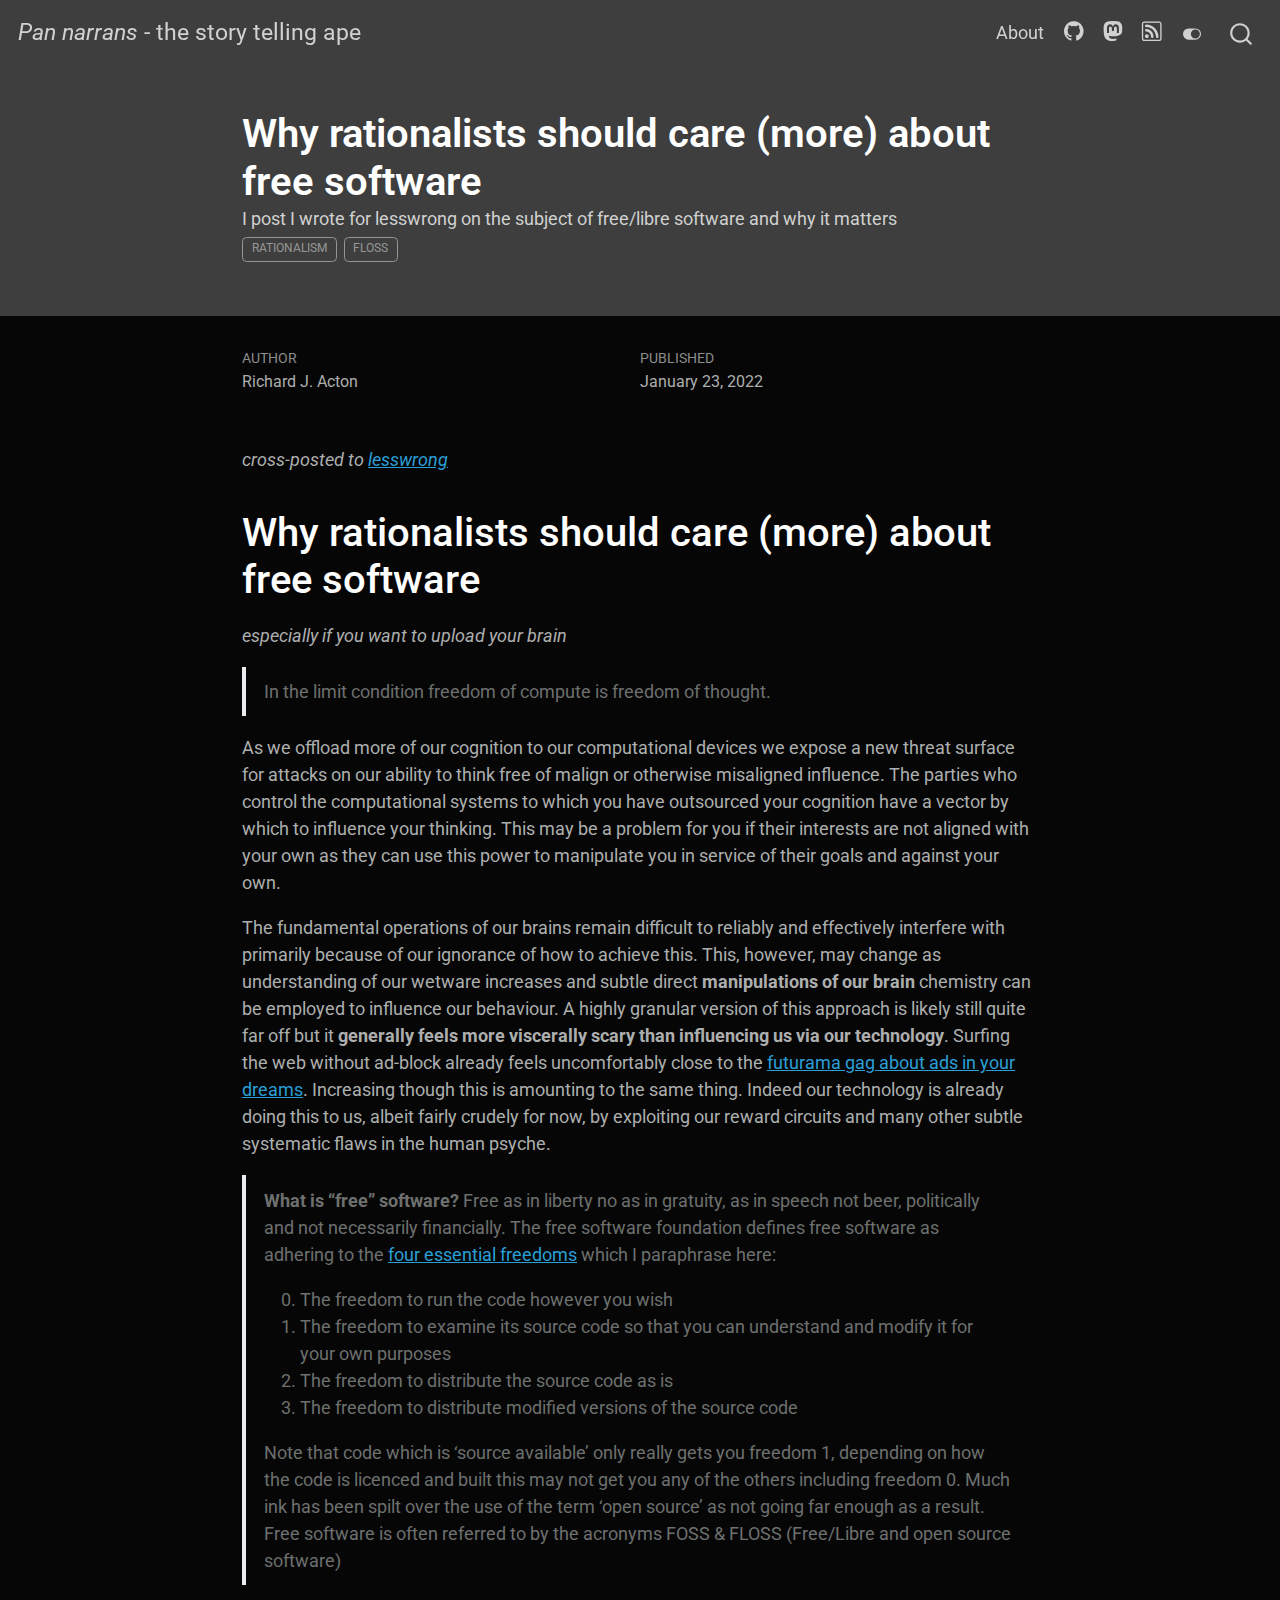
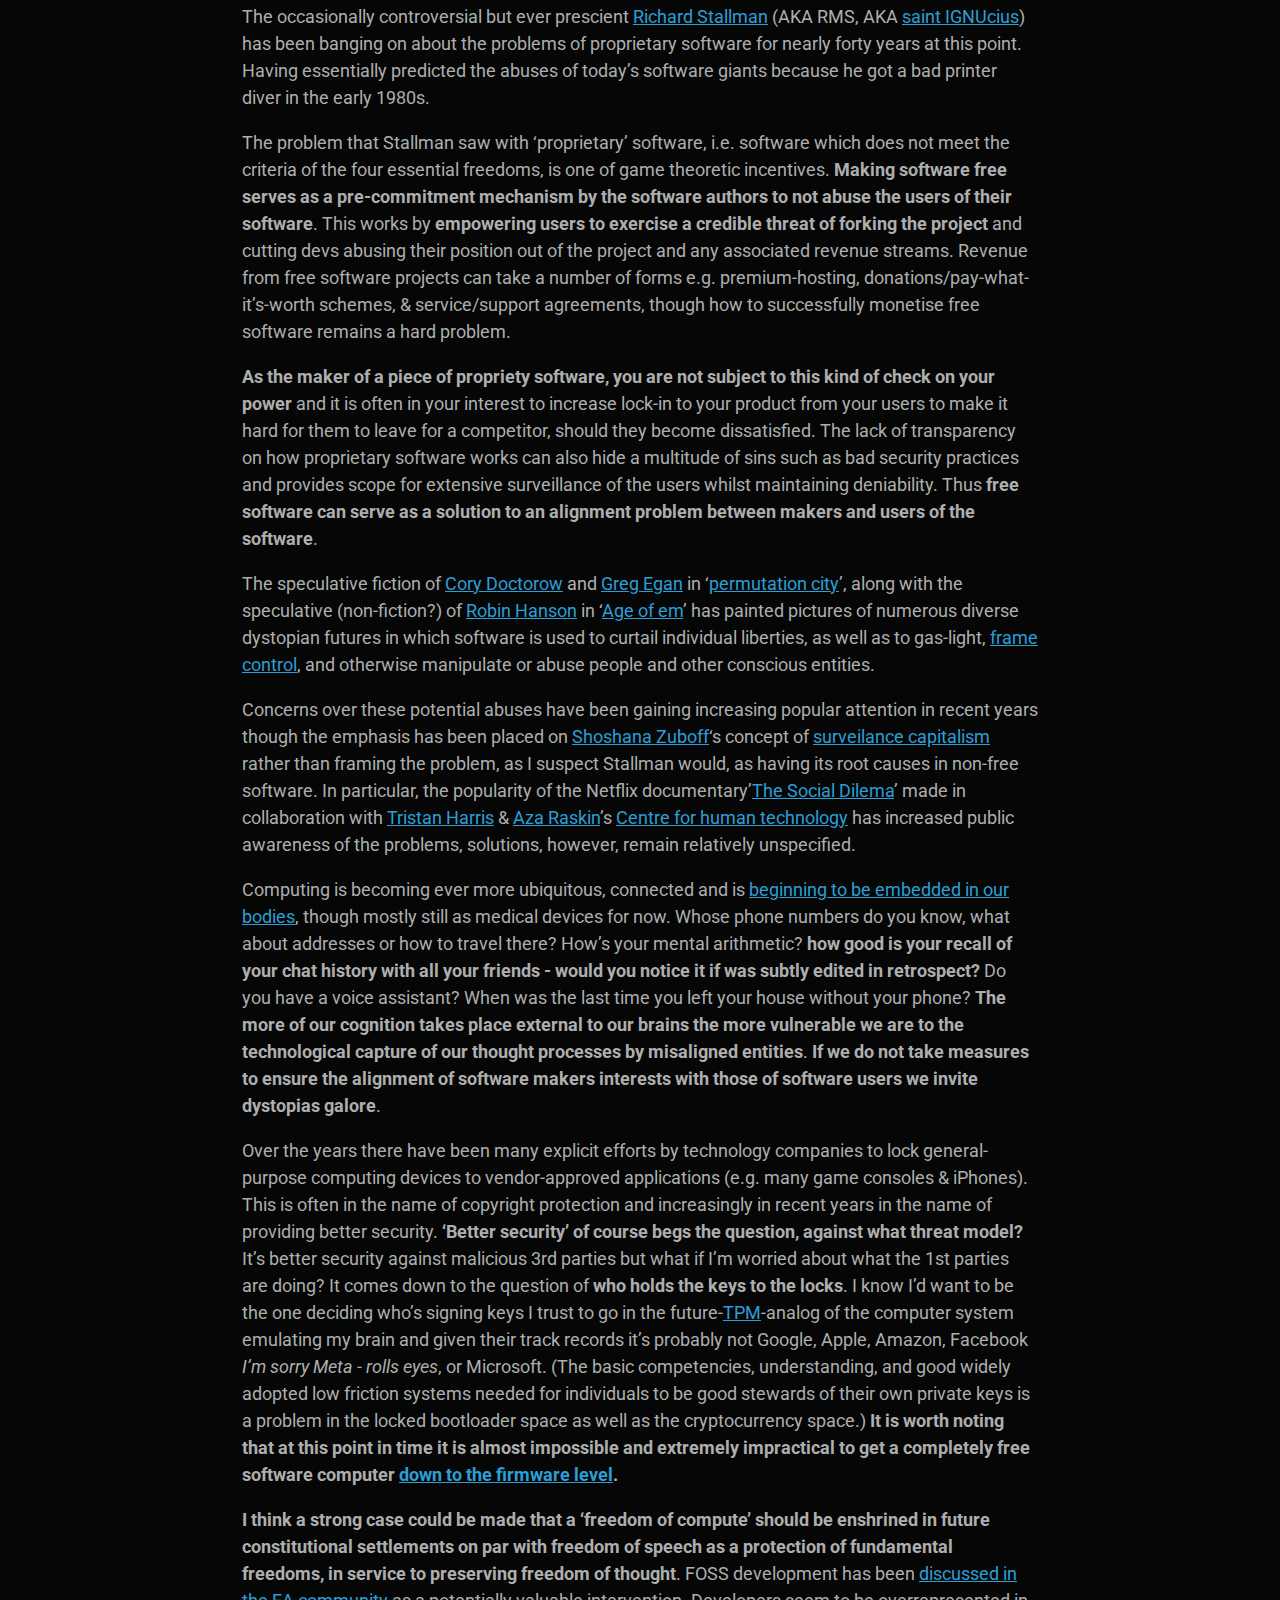
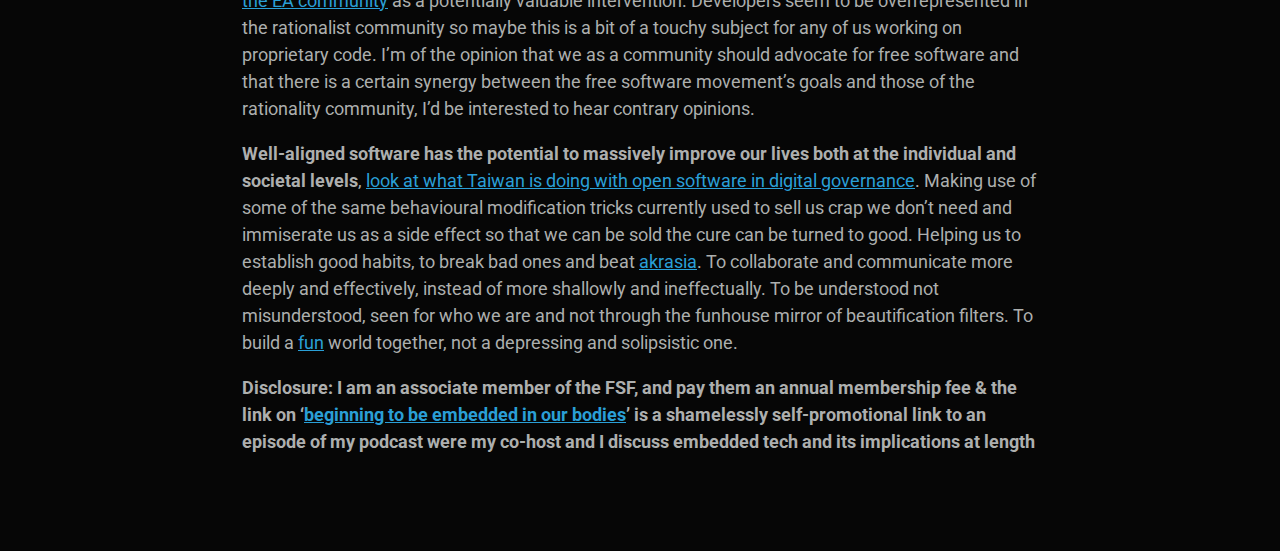
<file: posts/2022-01-23-Why-rationalists-should-care-more-about-free-software/index.html>
<!DOCTYPE html>
<html xmlns="http://www.w3.org/1999/xhtml" lang="en" xml:lang="en"><head>

<meta charset="utf-8">
<meta name="generator" content="quarto-0.9.613">

<meta name="viewport" content="width=device-width, initial-scale=1.0, user-scalable=yes">

<meta name="author" content="Richard J. Acton">
<meta name="dcterms.date" content="2022-01-23">
<meta name="description" content="I post I wrote for lesswrong on the subject of free/libre software and why it matters">

<title>Pan narrans - the story telling ape - Why rationalists should care (more) about free software</title>
<style>
code{white-space: pre-wrap;}
span.smallcaps{font-variant: small-caps;}
span.underline{text-decoration: underline;}
div.column{display: inline-block; vertical-align: top; width: 50%;}
div.hanging-indent{margin-left: 1.5em; text-indent: -1.5em;}
ul.task-list{list-style: none;}
</style>


<script src="../../site_libs/quarto-nav/quarto-nav.js"></script>
<script src="../../site_libs/quarto-nav/headroom.min.js"></script>
<script src="../../site_libs/clipboard/clipboard.min.js"></script>
<script src="../../site_libs/quarto-search/autocomplete.umd.js"></script>
<script src="../../site_libs/quarto-search/fuse.min.js"></script>
<script src="../../site_libs/quarto-search/quarto-search.js"></script>
<meta name="quarto:offset" content="../../">
<script src="../../site_libs/quarto-html/quarto.js"></script>
<script src="../../site_libs/quarto-html/popper.min.js"></script>
<script src="../../site_libs/quarto-html/tippy.umd.min.js"></script>
<script src="../../site_libs/quarto-html/anchor.min.js"></script>
<link href="../../site_libs/quarto-html/tippy.css" rel="stylesheet">
<link href="../../site_libs/quarto-html/quarto-syntax-highlighting.css" rel="stylesheet" class="quarto-color-scheme" id="quarto-text-highlighting-styles">
<link href="../../site_libs/quarto-html/quarto-syntax-highlighting-dark.css" rel="stylesheet" class="quarto-color-scheme quarto-color-alternate" id="quarto-text-highlighting-styles">
<script src="../../site_libs/bootstrap/bootstrap.min.js"></script>
<link href="../../site_libs/bootstrap/bootstrap-icons.css" rel="stylesheet">
<link href="../../site_libs/bootstrap/bootstrap.min.css" rel="stylesheet" class="quarto-color-scheme">
<link href="../../site_libs/bootstrap/bootstrap-dark.min.css" rel="stylesheet" class="quarto-color-scheme quarto-color-alternate">
<script id="quarto-search-options" type="application/json">{
  "location": "navbar",
  "copy-button": false,
  "collapse-after": 3,
  "panel-placement": "end",
  "type": "overlay",
  "limit": 20,
  "language": {
    "search-no-results-text": "No results",
    "search-matching-documents-text": "matching documents",
    "search-copy-link-title": "Copy link to search",
    "search-hide-matches-text": "Hide additional matches",
    "search-more-match-text": "more match in this document",
    "search-more-matches-text": "more matches in this document",
    "search-clear-button-title": "Clear",
    "search-detached-cancel-button-title": "Cancel",
    "search-submit-button-title": "Submit"
  }
}</script>


<link rel="stylesheet" href="../../styles.css">
</head>

<body class="nav-fixed fullcontent">

<div id="quarto-search-results"></div>
  <header id="quarto-header" class="headroom fixed-top">
    <nav class="navbar navbar-expand-lg navbar-dark ">
      <div class="navbar-container container-fluid">
      <a class="navbar-brand" href="../../index.html">
    <span class="navbar-title"><em>Pan narrans</em> - the story telling ape</span>
  </a>
          <button class="navbar-toggler" type="button" data-bs-toggle="collapse" data-bs-target="#navbarCollapse" aria-controls="navbarCollapse" aria-expanded="false" aria-label="Toggle navigation" onclick="if (window.quartoToggleHeadroom) { window.quartoToggleHeadroom(); }">
  <span class="navbar-toggler-icon"></span>
</button>
          <div class="collapse navbar-collapse" id="navbarCollapse">
            <ul class="navbar-nav navbar-nav-scroll ms-auto">
  <li class="nav-item">
    <a class="nav-link" href="../../about.html">About</a>
  </li>  
  <li class="nav-item compact">
    <a class="nav-link" href="https://github.com/RichardJActon"><i class="bi bi-github" role="img">
</i> 
 </a>
  </li>  
  <li class="nav-item compact">
    <a class="nav-link" href="https://scholar.social/@RichardJActon"><i class="bi bi-mastodon" role="img">
</i> 
 </a>
  </li>  
  <li class="nav-item compact">
    <a class="nav-link" href="../../index.xml"><i class="bi bi-rss" role="img">
</i> 
 </a>
  </li>  
</ul>
              <div class="quarto-toggle-container">
                  <a href="" class="quarto-color-scheme-toggle nav-link" onclick="window.quartoToggleColorScheme(); return false;" title="Toggle dark mode"><i class="bi"></i></a>
              </div>
              <div id="quarto-search" class="" title="Search"></div>
          </div> <!-- /navcollapse -->
      </div> <!-- /container-fluid -->
    </nav>
</header>
<!-- content -->
<header id="title-block-header" class="quarto-title-block default page-columns page-full">
  <div class="quarto-title-banner page-columns page-full">
    <div class="quarto-title column-body">
      <h1 class="title">Why rationalists should care (more) about free software</h1>
                  <div>
        <div class="description">
          I post I wrote for lesswrong on the subject of free/libre software and why it matters
        </div>
      </div>
                          <div class="quarto-categories">
                <div class="quarto-category">rationalism</div>
                <div class="quarto-category">FLOSS</div>
              </div>
                  </div>
  </div>
    
  
  <div class="quarto-title-meta">

      <div>
      <div class="quarto-title-meta-heading">Author</div>
      <div class="quarto-title-meta-contents">
               <p>Richard J. Acton </p>
            </div>
    </div>
      
      <div>
      <div class="quarto-title-meta-heading">Published</div>
      <div class="quarto-title-meta-contents">
        <p class="date">January 23, 2022</p>
      </div>
    </div>
      
    </div>
    
  
  </header><div id="quarto-content" class="quarto-container page-columns page-rows-contents page-layout-article page-navbar">
<!-- sidebar -->
<!-- margin-sidebar -->
    
<!-- main -->
<main class="content quarto-banner-title-block" id="quarto-document-content">




<p><em>cross-posted to <a href="https://www.lesswrong.com/posts/SoqQ3ShW2xmdpjeZ7/why-rationalists-should-care-more-about-free-software">lesswrong</a></em></p>
<section id="why-rationalists-should-care-more-about-free-software" class="level1">
<h1>Why rationalists should care (more) about free software</h1>
<p><em>especially if you want to upload your brain</em></p>
<blockquote class="blockquote">
<p>In the limit condition freedom of compute is freedom of thought.</p>
</blockquote>
<p>As we offload more of our cognition to our computational devices we expose a new threat surface for attacks on our ability to think free of malign or otherwise misaligned influence. The parties who control the computational systems to which you have outsourced your cognition have a vector by which to influence your thinking. This may be a problem for you if their interests are not aligned with your own as they can use this power to manipulate you in service of their goals and against your own.</p>
<p>The fundamental operations of our brains remain difficult to reliably and effectively interfere with primarily because of our ignorance of how to achieve this. This, however, may change as understanding of our wetware increases and subtle direct <strong>manipulations of our brain</strong> chemistry can be employed to influence our behaviour. A highly granular version of this approach is likely still quite far off but it <strong>generally feels more viscerally scary than influencing us via our technology</strong>. Surfing the web without ad-block already feels uncomfortably close to the <a href="https://youtu.be/hlCrcMeVZHs">futurama gag about ads in your dreams</a>. Increasing though this is amounting to the same thing. Indeed our technology is already doing this to us, albeit fairly crudely for now, by exploiting our reward circuits and many other subtle systematic flaws in the human psyche.</p>
<blockquote class="blockquote">
<p><strong>What is “free” software?</strong> Free as in liberty no as in gratuity, as in speech not beer, politically and not necessarily financially. The free software foundation defines free software as adhering to the <a href="https://www.gnu.org/philosophy/free-sw.html">four essential freedoms</a> which I paraphrase here:</p>
<ol start="0" type="1">
<li>The freedom to run the code however you wish</li>
<li>The freedom to examine its source code so that you can understand and modify it for your own purposes</li>
<li>The freedom to distribute the source code as is</li>
<li>The freedom to distribute modified versions of the source code</li>
</ol>
<p>Note that code which is ‘source available’ only really gets you freedom 1, depending on how the code is licenced and built this may not get you any of the others including freedom 0. Much ink has been spilt over the use of the term ‘open source’ as not going far enough as a result. Free software is often referred to by the acronyms FOSS &amp; FLOSS (Free/Libre and open source software)</p>
</blockquote>
<p>The occasionally controversial but ever prescient <a href="https://en.wikipedia.org/wiki/Richard_Stallman">Richard Stallman</a> (AKA RMS, AKA <a href="https://stallman.org/saint.html">saint IGNUcius</a>) has been banging on about the problems of proprietary software for nearly forty years at this point. Having essentially predicted the abuses of today’s software giants because he got a bad printer diver in the early 1980s.</p>
<p>The problem that Stallman saw with ‘proprietary’ software, i.e.&nbsp;software which does not meet the criteria of the four essential freedoms, is one of game theoretic incentives. <strong>Making software free serves as a pre-commitment mechanism by the software authors to not abuse the users of their software</strong>. This works by <strong>empowering users to exercise a credible threat of forking the project</strong> and cutting devs abusing their position out of the project and any associated revenue streams. Revenue from free software projects can take a number of forms e.g.&nbsp;premium-hosting, donations/pay-what-it’s-worth schemes, &amp; service/support agreements, though how to successfully monetise free software remains a hard problem.</p>
<p><strong>As the maker of a piece of propriety software, you are not subject to this kind of check on your power</strong> and it is often in your interest to increase lock-in to your product from your users to make it hard for them to leave for a competitor, should they become dissatisfied. The lack of transparency on how proprietary software works can also hide a multitude of sins such as bad security practices and provides scope for extensive surveillance of the users whilst maintaining deniability. Thus <strong>free software can serve as a solution to an alignment problem between makers and users of the software</strong>.</p>
<p>The speculative fiction of <a href="https://craphound.com/bio/">Cory Doctorow</a> and <a href="https://www.gregegan.net/">Greg Egan</a> in ‘<a href="https://www.gregegan.net/PERMUTATION/Permutation.html">permutation city</a>’, along with the speculative (non-fiction?) of <a href="https://www.overcomingbias.com/">Robin Hanson</a> in ‘<a href="https://en.wikipedia.org/wiki/The_Age_of_Em">Age of em</a>’ has painted pictures of numerous diverse dystopian futures in which software is used to curtail individual liberties, as well as to gas-light, <a href="https://www.lesswrong.com/posts/bQ6zpf6buWgP939ov/frame-control">frame control</a>, and otherwise manipulate or abuse people and other conscious entities.</p>
<p>Concerns over these potential abuses have been gaining increasing popular attention in recent years though the emphasis has been placed on <a href="https://shoshanazuboff.com/book/shoshana/">Shoshana Zuboff</a>‘s concept of <a href="https://en.wikipedia.org/wiki/Surveillance_capitalism">surveilance capitalism</a> rather than framing the problem, as I suspect Stallman would, as having its root causes in non-free software. In particular, the popularity of the Netflix documentary’<a href="https://www.thesocialdilemma.com/">The Social Dilema</a>’ made in collaboration with <a href="https://www.tristanharris.com/">Tristan Harris</a> &amp; <a href="https://aza.wtf/">Aza Raskin</a>’s <a href="https://www.humanetech.com/">Centre for human technology</a> has increased public awareness of the problems, solutions, however, remain relatively unspecified.</p>
<p>Computing is becoming ever more ubiquitous, connected and is <a href="https://www.xenothesis.com/20_cyberpunk_special/">beginning to be embedded in our bodies</a>, though mostly still as medical devices for now. Whose phone numbers do you know, what about addresses or how to travel there? How’s your mental arithmetic? <strong>how good is your recall of your chat history with all your friends - would you notice it if was subtly edited in retrospect?</strong> Do you have a voice assistant? When was the last time you left your house without your phone? <strong>The more of our cognition takes place external to our brains the more vulnerable we are to the technological capture of our thought processes by misaligned entities</strong>. <strong>If we do not take measures to ensure the alignment of software makers interests with those of software users we invite dystopias galore</strong>.</p>
<p>Over the years there have been many explicit efforts by technology companies to lock general-purpose computing devices to vendor-approved applications (e.g.&nbsp;many game consoles &amp; iPhones). This is often in the name of copyright protection and increasingly in recent years in the name of providing better security. <strong>‘Better security’ of course begs the question, against what threat model?</strong> It’s better security against malicious 3rd parties but what if I’m worried about what the 1st parties are doing? It comes down to the question of <strong>who holds the keys to the locks</strong>. I know I’d want to be the one deciding who’s signing keys I trust to go in the future-<a href="https://en.wikipedia.org/wiki/Trusted_Platform_Module">TPM</a>-analog of the computer system emulating my brain and given their track records it’s probably not Google, Apple, Amazon, Facebook <em>I’m sorry Meta - rolls eyes</em>, or Microsoft. (The basic competencies, understanding, and good widely adopted low friction systems needed for individuals to be good stewards of their own private keys is a problem in the locked bootloader space as well as the cryptocurrency space.) <strong>It is worth noting that at this point in time it is almost impossible and extremely impractical to get a completely free software computer <a href="https://libreboot.org/faq.html">down to the firmware level</a>.</strong></p>
<p><strong>I think a strong case could be made that a ‘freedom of compute’ should be enshrined in future constitutional settlements on par with freedom of speech as a protection of fundamental freedoms, in service to preserving freedom of thought</strong>. FOSS development has been <a href="https://forum.effectivealtruism.org/posts/rfpKuHt8CoBtjykyK/how-impactful-is-free-and-open-source-software-development">discussed in the EA community</a> as a potentially valuable intervention. Developers seem to be overrepresented in the rationalist community so maybe this is a bit of a touchy subject for any of us working on proprietary code. I’m of the opinion that we as a community should advocate for free software and that there is a certain synergy between the free software movement’s goals and those of the rationality community, I’d be interested to hear contrary opinions.</p>
<p><strong>Well-aligned software has the potential to massively improve our lives both at the individual and societal levels</strong>, <a href="https://www.youtube.com/playlist?list=PLNEfwKn4eF0Viixb5Np6YDrWFw17PvH9z">look at what Taiwan is doing with open software in digital governance</a>. Making use of some of the same behavioural modification tricks currently used to sell us crap we don’t need and immiserate us as a side effect so that we can be sold the cure can be turned to good. Helping us to establish good habits, to break bad ones and beat <a href="https://www.lesswrong.com/tag/akrasia">akrasia</a>. To collaborate and communicate more deeply and effectively, instead of more shallowly and ineffectually. To be understood not misunderstood, seen for who we are and not through the funhouse mirror of beautification filters. To build a <a href="https://www.lesswrong.com/tag/fun-theory">fun</a> world together, not a depressing and solipsistic one.</p>
<p><strong>Disclosure: I am an associate member of the FSF, and pay them an annual membership fee &amp; the link on ‘<a href="https://www.xenothesis.com/20_cyberpunk_special/">beginning to be embedded in our bodies</a>’ is a shamelessly self-promotional link to an episode of my podcast were my co-host and I discuss embedded tech and its implications at length</strong></p>


</section>

</main> <!-- /main -->
<script id="quarto-html-after-body" type="application/javascript">
window.document.addEventListener("DOMContentLoaded", function (event) {
  const disableStylesheet = (stylesheets) => {
    for (let i=0; i < stylesheets.length; i++) {
      const stylesheet = stylesheets[i];
      stylesheet.rel = 'prefetch';
    }
  }
  const enableStylesheet = (stylesheets) => {
    for (let i=0; i < stylesheets.length; i++) {
      const stylesheet = stylesheets[i];
      stylesheet.rel = 'stylesheet';
    }
  }
  const manageTransitions = (selector, allowTransitions) => {
    const els = window.document.querySelectorAll(selector);
    for (let i=0; i < els.length; i++) {
      const el = els[i];
      if (allowTransitions) {
        el.classList.remove('notransition');
      } else {
        el.classList.add('notransition');
      }
    }
  }
  const toggleColorMode = (alternate) => {
    // Switch the stylesheets
    const alternateStylesheets = window.document.querySelectorAll('link.quarto-color-scheme.quarto-color-alternate');
    manageTransitions('#quarto-margin-sidebar .nav-link', false);
    if (alternate) {
      enableStylesheet(alternateStylesheets);
    } else {
      disableStylesheet(alternateStylesheets);
    }
    manageTransitions('#quarto-margin-sidebar .nav-link', true);
    // Switch the toggles
    const toggles = window.document.querySelectorAll('.quarto-color-scheme-toggle');
    for (let i=0; i < toggles.length; i++) {
      const toggle = toggles[i];
      if (toggle) {
        if (alternate) {
          toggle.classList.add("alternate");     
        } else {
          toggle.classList.remove("alternate");
        }
      }
    }
  }
  const isFileUrl = () => { 
    return window.location.protocol === 'file:';
  }
  const hasAlternateSentinel = () => {  
    let styleSentinel = getColorSchemeSentinel();
    if (styleSentinel !== null) {
      return styleSentinel === "alternate";
    } else {
      return false;
    }
  }
  const setStyleSentinel = (alternate) => {
    const value = alternate ? "alternate" : "default";
    if (!isFileUrl()) {
      window.localStorage.setItem("quarto-color-scheme", value);
    } else {
      localAlternateSentinel = value;
    }
  }
  const getColorSchemeSentinel = () => {
    if (!isFileUrl()) {
      const storageValue = window.localStorage.getItem("quarto-color-scheme");
      return storageValue != null ? storageValue : localAlternateSentinel;
    } else {
      return localAlternateSentinel;
    }
  }
  let localAlternateSentinel = 'alternate';
  // Dark / light mode switch
  window.quartoToggleColorScheme = () => {
    // Read the current dark / light value 
    let toAlternate = !hasAlternateSentinel();
    toggleColorMode(toAlternate);
    setStyleSentinel(toAlternate);
  };
  // Ensure there is a toggle, if there isn't float one in the top right
  if (window.document.querySelector('.quarto-color-scheme-toggle') === null) {
    const a = window.document.createElement('a');
    a.classList.add('top-right');
    a.classList.add('quarto-color-scheme-toggle');
    a.href = "";
    a.onclick = function() { try { window.quartoToggleColorScheme(); } catch {} return false; };
    const i = window.document.createElement("i");
    i.classList.add('bi');
    a.appendChild(i);
    window.document.body.appendChild(a);
  }
  // Switch to dark mode if need be
  if (hasAlternateSentinel()) {
    toggleColorMode(true);
  } 
  const icon = "";
  const anchorJS = new window.AnchorJS();
  anchorJS.options = {
    placement: 'right',
    icon: icon
  };
  anchorJS.add('.anchored');
  const clipboard = new window.ClipboardJS('.code-copy-button', {
    target: function(trigger) {
      return trigger.previousElementSibling;
    }
  });
  clipboard.on('success', function(e) {
    // button target
    const button = e.trigger;
    // don't keep focus
    button.blur();
    // flash "checked"
    button.classList.add('code-copy-button-checked');
    var currentTitle = button.getAttribute("title");
    button.setAttribute("title", "Copied!");
    setTimeout(function() {
      button.setAttribute("title", currentTitle);
      button.classList.remove('code-copy-button-checked');
    }, 1000);
    // clear code selection
    e.clearSelection();
  });
  function tippyHover(el, contentFn) {
    const config = {
      allowHTML: true,
      content: contentFn,
      maxWidth: 500,
      delay: 100,
      arrow: false,
      appendTo: function(el) {
          return el.parentElement;
      },
      interactive: true,
      interactiveBorder: 10,
      theme: 'quarto',
      placement: 'bottom-start'
    };
    window.tippy(el, config); 
  }
  const noterefs = window.document.querySelectorAll('a[role="doc-noteref"]');
  for (var i=0; i<noterefs.length; i++) {
    const ref = noterefs[i];
    tippyHover(ref, function() {
      let href = ref.getAttribute('href');
      try { href = new URL(href).hash; } catch {}
      const id = href.replace(/^#\/?/, "");
      const note = window.document.getElementById(id);
      return note.innerHTML;
    });
  }
  var bibliorefs = window.document.querySelectorAll('a[role="doc-biblioref"]');
  for (var i=0; i<bibliorefs.length; i++) {
    const ref = bibliorefs[i];
    const cites = ref.parentNode.getAttribute('data-cites').split(' ');
    tippyHover(ref, function() {
      var popup = window.document.createElement('div');
      cites.forEach(function(cite) {
        var citeDiv = window.document.createElement('div');
        citeDiv.classList.add('hanging-indent');
        citeDiv.classList.add('csl-entry');
        var biblioDiv = window.document.getElementById('ref-' + cite);
        if (biblioDiv) {
          citeDiv.innerHTML = biblioDiv.innerHTML;
        }
        popup.appendChild(citeDiv);
      });
      return popup.innerHTML;
    });
  }
});
</script>
</div> <!-- /content -->



</body></html>
</file>
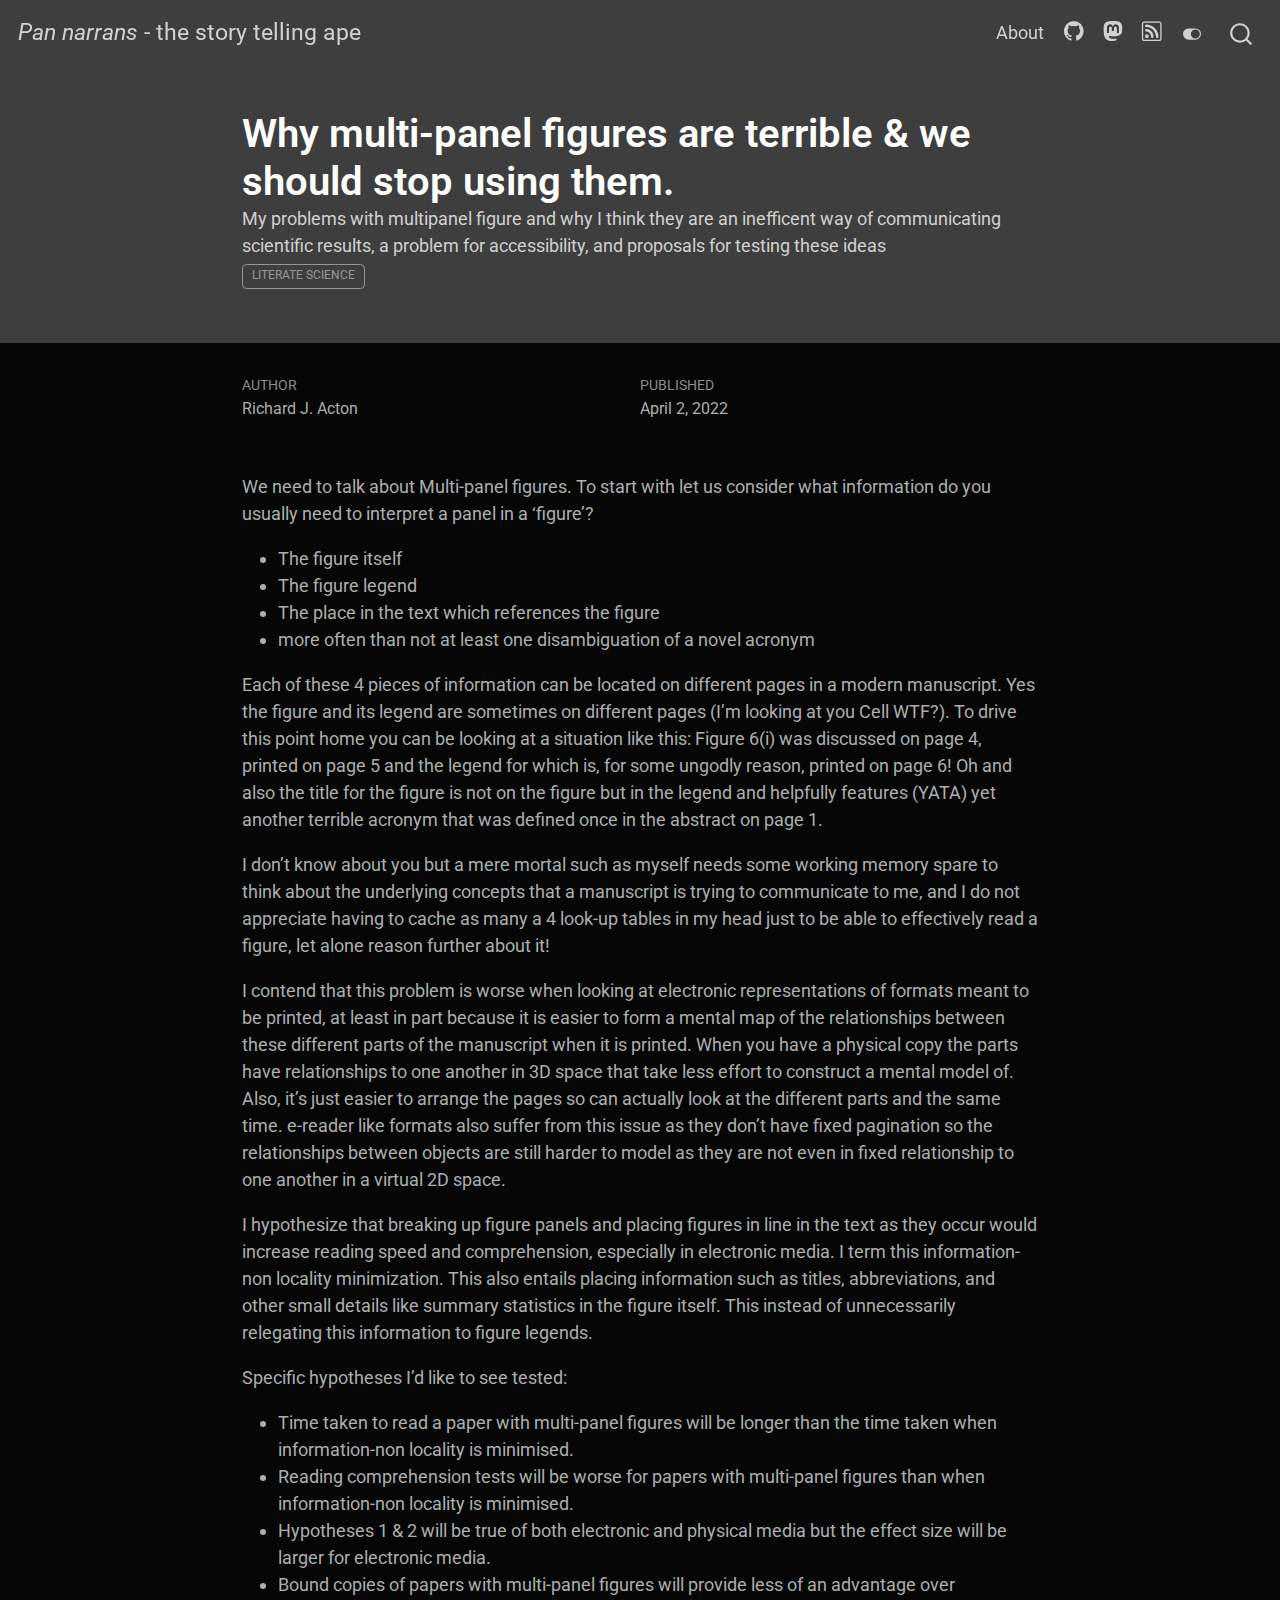
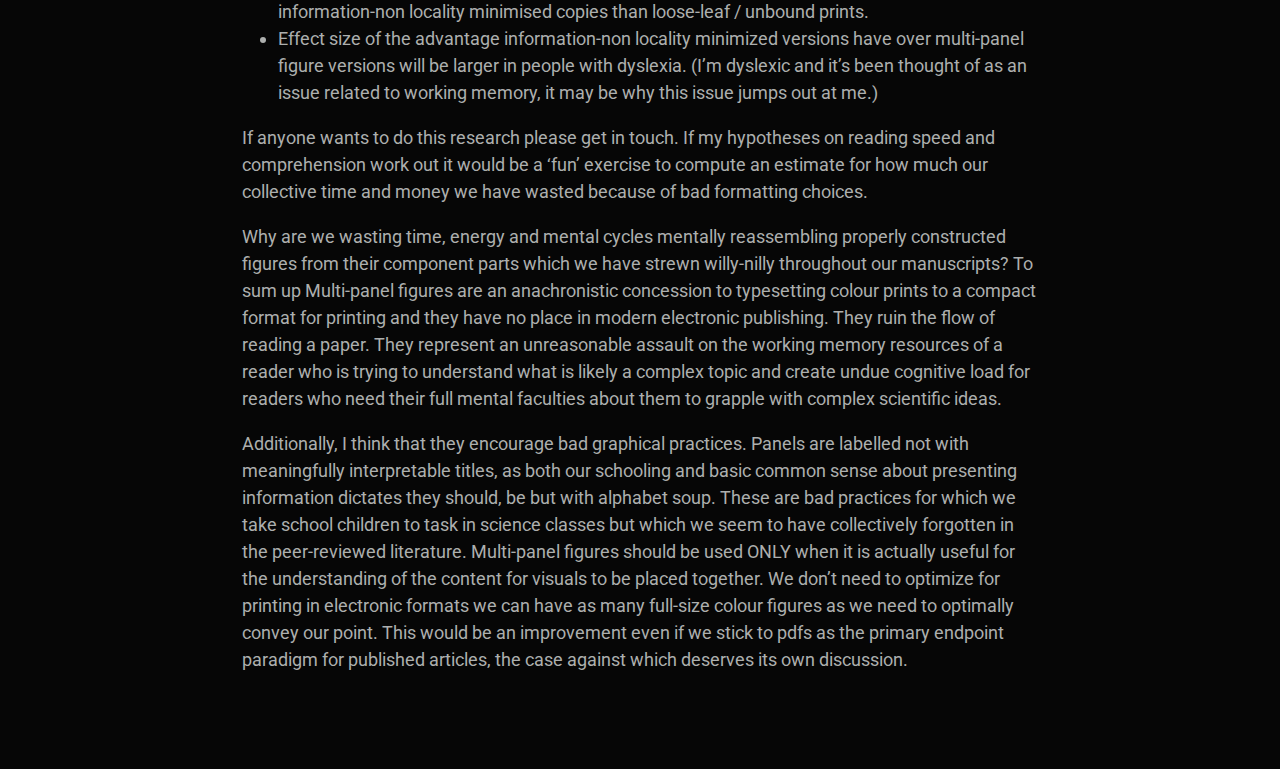
<file: posts/2022-04-02-Why-multi-panel-figures-are-terrible-and-we-should-stop-using-them/index.html>
<!DOCTYPE html>
<html xmlns="http://www.w3.org/1999/xhtml" lang="en" xml:lang="en"><head>

<meta charset="utf-8">
<meta name="generator" content="quarto-0.9.613">

<meta name="viewport" content="width=device-width, initial-scale=1.0, user-scalable=yes">

<meta name="author" content="Richard J. Acton">
<meta name="dcterms.date" content="2022-04-02">
<meta name="description" content="My problems with multipanel figure and why I think they are an inefficent way of communicating scientific results, a problem for accessibility, and proposals for testing these ideas">

<title>Pan narrans - the story telling ape - Why multi-panel figures are terrible &amp; we should stop using them.</title>
<style>
code{white-space: pre-wrap;}
span.smallcaps{font-variant: small-caps;}
span.underline{text-decoration: underline;}
div.column{display: inline-block; vertical-align: top; width: 50%;}
div.hanging-indent{margin-left: 1.5em; text-indent: -1.5em;}
ul.task-list{list-style: none;}
</style>


<script src="../../site_libs/quarto-nav/quarto-nav.js"></script>
<script src="../../site_libs/quarto-nav/headroom.min.js"></script>
<script src="../../site_libs/clipboard/clipboard.min.js"></script>
<script src="../../site_libs/quarto-search/autocomplete.umd.js"></script>
<script src="../../site_libs/quarto-search/fuse.min.js"></script>
<script src="../../site_libs/quarto-search/quarto-search.js"></script>
<meta name="quarto:offset" content="../../">
<script src="../../site_libs/quarto-html/quarto.js"></script>
<script src="../../site_libs/quarto-html/popper.min.js"></script>
<script src="../../site_libs/quarto-html/tippy.umd.min.js"></script>
<script src="../../site_libs/quarto-html/anchor.min.js"></script>
<link href="../../site_libs/quarto-html/tippy.css" rel="stylesheet">
<link href="../../site_libs/quarto-html/quarto-syntax-highlighting.css" rel="stylesheet" class="quarto-color-scheme" id="quarto-text-highlighting-styles">
<link href="../../site_libs/quarto-html/quarto-syntax-highlighting-dark.css" rel="stylesheet" class="quarto-color-scheme quarto-color-alternate" id="quarto-text-highlighting-styles">
<script src="../../site_libs/bootstrap/bootstrap.min.js"></script>
<link href="../../site_libs/bootstrap/bootstrap-icons.css" rel="stylesheet">
<link href="../../site_libs/bootstrap/bootstrap.min.css" rel="stylesheet" class="quarto-color-scheme">
<link href="../../site_libs/bootstrap/bootstrap-dark.min.css" rel="stylesheet" class="quarto-color-scheme quarto-color-alternate">
<script id="quarto-search-options" type="application/json">{
  "location": "navbar",
  "copy-button": false,
  "collapse-after": 3,
  "panel-placement": "end",
  "type": "overlay",
  "limit": 20,
  "language": {
    "search-no-results-text": "No results",
    "search-matching-documents-text": "matching documents",
    "search-copy-link-title": "Copy link to search",
    "search-hide-matches-text": "Hide additional matches",
    "search-more-match-text": "more match in this document",
    "search-more-matches-text": "more matches in this document",
    "search-clear-button-title": "Clear",
    "search-detached-cancel-button-title": "Cancel",
    "search-submit-button-title": "Submit"
  }
}</script>


<link rel="stylesheet" href="../../styles.css">
</head>

<body class="nav-fixed fullcontent">

<div id="quarto-search-results"></div>
  <header id="quarto-header" class="headroom fixed-top">
    <nav class="navbar navbar-expand-lg navbar-dark ">
      <div class="navbar-container container-fluid">
      <a class="navbar-brand" href="../../index.html">
    <span class="navbar-title"><em>Pan narrans</em> - the story telling ape</span>
  </a>
          <button class="navbar-toggler" type="button" data-bs-toggle="collapse" data-bs-target="#navbarCollapse" aria-controls="navbarCollapse" aria-expanded="false" aria-label="Toggle navigation" onclick="if (window.quartoToggleHeadroom) { window.quartoToggleHeadroom(); }">
  <span class="navbar-toggler-icon"></span>
</button>
          <div class="collapse navbar-collapse" id="navbarCollapse">
            <ul class="navbar-nav navbar-nav-scroll ms-auto">
  <li class="nav-item">
    <a class="nav-link" href="../../about.html">About</a>
  </li>  
  <li class="nav-item compact">
    <a class="nav-link" href="https://github.com/RichardJActon"><i class="bi bi-github" role="img">
</i> 
 </a>
  </li>  
  <li class="nav-item compact">
    <a class="nav-link" href="https://scholar.social/@RichardJActon"><i class="bi bi-mastodon" role="img">
</i> 
 </a>
  </li>  
  <li class="nav-item compact">
    <a class="nav-link" href="../../index.xml"><i class="bi bi-rss" role="img">
</i> 
 </a>
  </li>  
</ul>
              <div class="quarto-toggle-container">
                  <a href="" class="quarto-color-scheme-toggle nav-link" onclick="window.quartoToggleColorScheme(); return false;" title="Toggle dark mode"><i class="bi"></i></a>
              </div>
              <div id="quarto-search" class="" title="Search"></div>
          </div> <!-- /navcollapse -->
      </div> <!-- /container-fluid -->
    </nav>
</header>
<!-- content -->
<header id="title-block-header" class="quarto-title-block default page-columns page-full">
  <div class="quarto-title-banner page-columns page-full">
    <div class="quarto-title column-body">
      <h1 class="title">Why multi-panel figures are terrible &amp; we should stop using them.</h1>
                  <div>
        <div class="description">
          My problems with multipanel figure and why I think they are an inefficent way of communicating scientific results, a problem for accessibility, and proposals for testing these ideas
        </div>
      </div>
                          <div class="quarto-categories">
                <div class="quarto-category">literate science</div>
              </div>
                  </div>
  </div>
    
  
  <div class="quarto-title-meta">

      <div>
      <div class="quarto-title-meta-heading">Author</div>
      <div class="quarto-title-meta-contents">
               <p>Richard J. Acton </p>
            </div>
    </div>
      
      <div>
      <div class="quarto-title-meta-heading">Published</div>
      <div class="quarto-title-meta-contents">
        <p class="date">April 2, 2022</p>
      </div>
    </div>
      
    </div>
    
  
  </header><div id="quarto-content" class="quarto-container page-columns page-rows-contents page-layout-article page-navbar">
<!-- sidebar -->
<!-- margin-sidebar -->
    
<!-- main -->
<main class="content quarto-banner-title-block" id="quarto-document-content">




<p>We need to talk about Multi-panel figures. To start with let us consider what information do you usually need to interpret a panel in a ‘figure’?</p>
<ul>
<li>The figure itself</li>
<li>The figure legend</li>
<li>The place in the text which references the figure</li>
<li>more often than not at least one disambiguation of a novel acronym</li>
</ul>
<p>Each of these 4 pieces of information can be located on different pages in a modern manuscript. Yes the figure and its legend are sometimes on different pages (I’m looking at you Cell WTF?). To drive this point home you can be looking at a situation like this: Figure 6(i) was discussed on page 4, printed on page 5 and the legend for which is, for some ungodly reason, printed on page 6! Oh and also the title for the figure is not on the figure but in the legend and helpfully features (YATA) yet another terrible acronym that was defined once in the abstract on page 1.</p>
<p>I don’t know about you but a mere mortal such as myself needs some working memory spare to think about the underlying concepts that a manuscript is trying to communicate to me, and I do not appreciate having to cache as many a 4 look-up tables in my head just to be able to effectively read a figure, let alone reason further about it!</p>
<p>I contend that this problem is worse when looking at electronic representations of formats meant to be printed, at least in part because it is easier to form a mental map of the relationships between these different parts of the manuscript when it is printed. When you have a physical copy the parts have relationships to one another in 3D space that take less effort to construct a mental model of. Also, it’s just easier to arrange the pages so can actually look at the different parts and the same time. e-reader like formats also suffer from this issue as they don’t have fixed pagination so the relationships between objects are still harder to model as they are not even in fixed relationship to one another in a virtual 2D space.</p>
<p>I hypothesize that breaking up figure panels and placing figures in line in the text as they occur would increase reading speed and comprehension, especially in electronic media. I term this information-non locality minimization. This also entails placing information such as titles, abbreviations, and other small details like summary statistics in the figure itself. This instead of unnecessarily relegating this information to figure legends.</p>
<p>Specific hypotheses I’d like to see tested:</p>
<ul>
<li>Time taken to read a paper with multi-panel figures will be longer than the time taken when information-non locality is minimised.</li>
<li>Reading comprehension tests will be worse for papers with multi-panel figures than when information-non locality is minimised.</li>
<li>Hypotheses 1 &amp; 2 will be true of both electronic and physical media but the effect size will be larger for electronic media.</li>
<li>Bound copies of papers with multi-panel figures will provide less of an advantage over information-non locality minimised copies than loose-leaf / unbound prints.</li>
<li>Effect size of the advantage information-non locality minimized versions have over multi-panel figure versions will be larger in people with dyslexia. (I’m dyslexic and it’s been thought of as an issue related to working memory, it may be why this issue jumps out at me.)</li>
</ul>
<p>If anyone wants to do this research please get in touch. If my hypotheses on reading speed and comprehension work out it would be a ‘fun’ exercise to compute an estimate for how much our collective time and money we have wasted because of bad formatting choices.</p>
<p>Why are we wasting time, energy and mental cycles mentally reassembling properly constructed figures from their component parts which we have strewn willy-nilly throughout our manuscripts? To sum up Multi-panel figures are an anachronistic concession to typesetting colour prints to a compact format for printing and they have no place in modern electronic publishing. They ruin the flow of reading a paper. They represent an unreasonable assault on the working memory resources of a reader who is trying to understand what is likely a complex topic and create undue cognitive load for readers who need their full mental faculties about them to grapple with complex scientific ideas.</p>
<p>Additionally, I think that they encourage bad graphical practices. Panels are labelled not with meaningfully interpretable titles, as both our schooling and basic common sense about presenting information dictates they should, be but with alphabet soup. These are bad practices for which we take school children to task in science classes but which we seem to have collectively forgotten in the peer-reviewed literature. Multi-panel figures should be used ONLY when it is actually useful for the understanding of the content for visuals to be placed together. We don’t need to optimize for printing in electronic formats we can have as many full-size colour figures as we need to optimally convey our point. This would be an improvement even if we stick to pdfs as the primary endpoint paradigm for published articles, the case against which deserves its own discussion.</p>



</main> <!-- /main -->
<script id="quarto-html-after-body" type="application/javascript">
window.document.addEventListener("DOMContentLoaded", function (event) {
  const disableStylesheet = (stylesheets) => {
    for (let i=0; i < stylesheets.length; i++) {
      const stylesheet = stylesheets[i];
      stylesheet.rel = 'prefetch';
    }
  }
  const enableStylesheet = (stylesheets) => {
    for (let i=0; i < stylesheets.length; i++) {
      const stylesheet = stylesheets[i];
      stylesheet.rel = 'stylesheet';
    }
  }
  const manageTransitions = (selector, allowTransitions) => {
    const els = window.document.querySelectorAll(selector);
    for (let i=0; i < els.length; i++) {
      const el = els[i];
      if (allowTransitions) {
        el.classList.remove('notransition');
      } else {
        el.classList.add('notransition');
      }
    }
  }
  const toggleColorMode = (alternate) => {
    // Switch the stylesheets
    const alternateStylesheets = window.document.querySelectorAll('link.quarto-color-scheme.quarto-color-alternate');
    manageTransitions('#quarto-margin-sidebar .nav-link', false);
    if (alternate) {
      enableStylesheet(alternateStylesheets);
    } else {
      disableStylesheet(alternateStylesheets);
    }
    manageTransitions('#quarto-margin-sidebar .nav-link', true);
    // Switch the toggles
    const toggles = window.document.querySelectorAll('.quarto-color-scheme-toggle');
    for (let i=0; i < toggles.length; i++) {
      const toggle = toggles[i];
      if (toggle) {
        if (alternate) {
          toggle.classList.add("alternate");     
        } else {
          toggle.classList.remove("alternate");
        }
      }
    }
  }
  const isFileUrl = () => { 
    return window.location.protocol === 'file:';
  }
  const hasAlternateSentinel = () => {  
    let styleSentinel = getColorSchemeSentinel();
    if (styleSentinel !== null) {
      return styleSentinel === "alternate";
    } else {
      return false;
    }
  }
  const setStyleSentinel = (alternate) => {
    const value = alternate ? "alternate" : "default";
    if (!isFileUrl()) {
      window.localStorage.setItem("quarto-color-scheme", value);
    } else {
      localAlternateSentinel = value;
    }
  }
  const getColorSchemeSentinel = () => {
    if (!isFileUrl()) {
      const storageValue = window.localStorage.getItem("quarto-color-scheme");
      return storageValue != null ? storageValue : localAlternateSentinel;
    } else {
      return localAlternateSentinel;
    }
  }
  let localAlternateSentinel = 'alternate';
  // Dark / light mode switch
  window.quartoToggleColorScheme = () => {
    // Read the current dark / light value 
    let toAlternate = !hasAlternateSentinel();
    toggleColorMode(toAlternate);
    setStyleSentinel(toAlternate);
  };
  // Ensure there is a toggle, if there isn't float one in the top right
  if (window.document.querySelector('.quarto-color-scheme-toggle') === null) {
    const a = window.document.createElement('a');
    a.classList.add('top-right');
    a.classList.add('quarto-color-scheme-toggle');
    a.href = "";
    a.onclick = function() { try { window.quartoToggleColorScheme(); } catch {} return false; };
    const i = window.document.createElement("i");
    i.classList.add('bi');
    a.appendChild(i);
    window.document.body.appendChild(a);
  }
  // Switch to dark mode if need be
  if (hasAlternateSentinel()) {
    toggleColorMode(true);
  } 
  const icon = "";
  const anchorJS = new window.AnchorJS();
  anchorJS.options = {
    placement: 'right',
    icon: icon
  };
  anchorJS.add('.anchored');
  const clipboard = new window.ClipboardJS('.code-copy-button', {
    target: function(trigger) {
      return trigger.previousElementSibling;
    }
  });
  clipboard.on('success', function(e) {
    // button target
    const button = e.trigger;
    // don't keep focus
    button.blur();
    // flash "checked"
    button.classList.add('code-copy-button-checked');
    var currentTitle = button.getAttribute("title");
    button.setAttribute("title", "Copied!");
    setTimeout(function() {
      button.setAttribute("title", currentTitle);
      button.classList.remove('code-copy-button-checked');
    }, 1000);
    // clear code selection
    e.clearSelection();
  });
  function tippyHover(el, contentFn) {
    const config = {
      allowHTML: true,
      content: contentFn,
      maxWidth: 500,
      delay: 100,
      arrow: false,
      appendTo: function(el) {
          return el.parentElement;
      },
      interactive: true,
      interactiveBorder: 10,
      theme: 'quarto',
      placement: 'bottom-start'
    };
    window.tippy(el, config); 
  }
  const noterefs = window.document.querySelectorAll('a[role="doc-noteref"]');
  for (var i=0; i<noterefs.length; i++) {
    const ref = noterefs[i];
    tippyHover(ref, function() {
      let href = ref.getAttribute('href');
      try { href = new URL(href).hash; } catch {}
      const id = href.replace(/^#\/?/, "");
      const note = window.document.getElementById(id);
      return note.innerHTML;
    });
  }
  var bibliorefs = window.document.querySelectorAll('a[role="doc-biblioref"]');
  for (var i=0; i<bibliorefs.length; i++) {
    const ref = bibliorefs[i];
    const cites = ref.parentNode.getAttribute('data-cites').split(' ');
    tippyHover(ref, function() {
      var popup = window.document.createElement('div');
      cites.forEach(function(cite) {
        var citeDiv = window.document.createElement('div');
        citeDiv.classList.add('hanging-indent');
        citeDiv.classList.add('csl-entry');
        var biblioDiv = window.document.getElementById('ref-' + cite);
        if (biblioDiv) {
          citeDiv.innerHTML = biblioDiv.innerHTML;
        }
        popup.appendChild(citeDiv);
      });
      return popup.innerHTML;
    });
  }
});
</script>
</div> <!-- /content -->



</body></html>
</file>
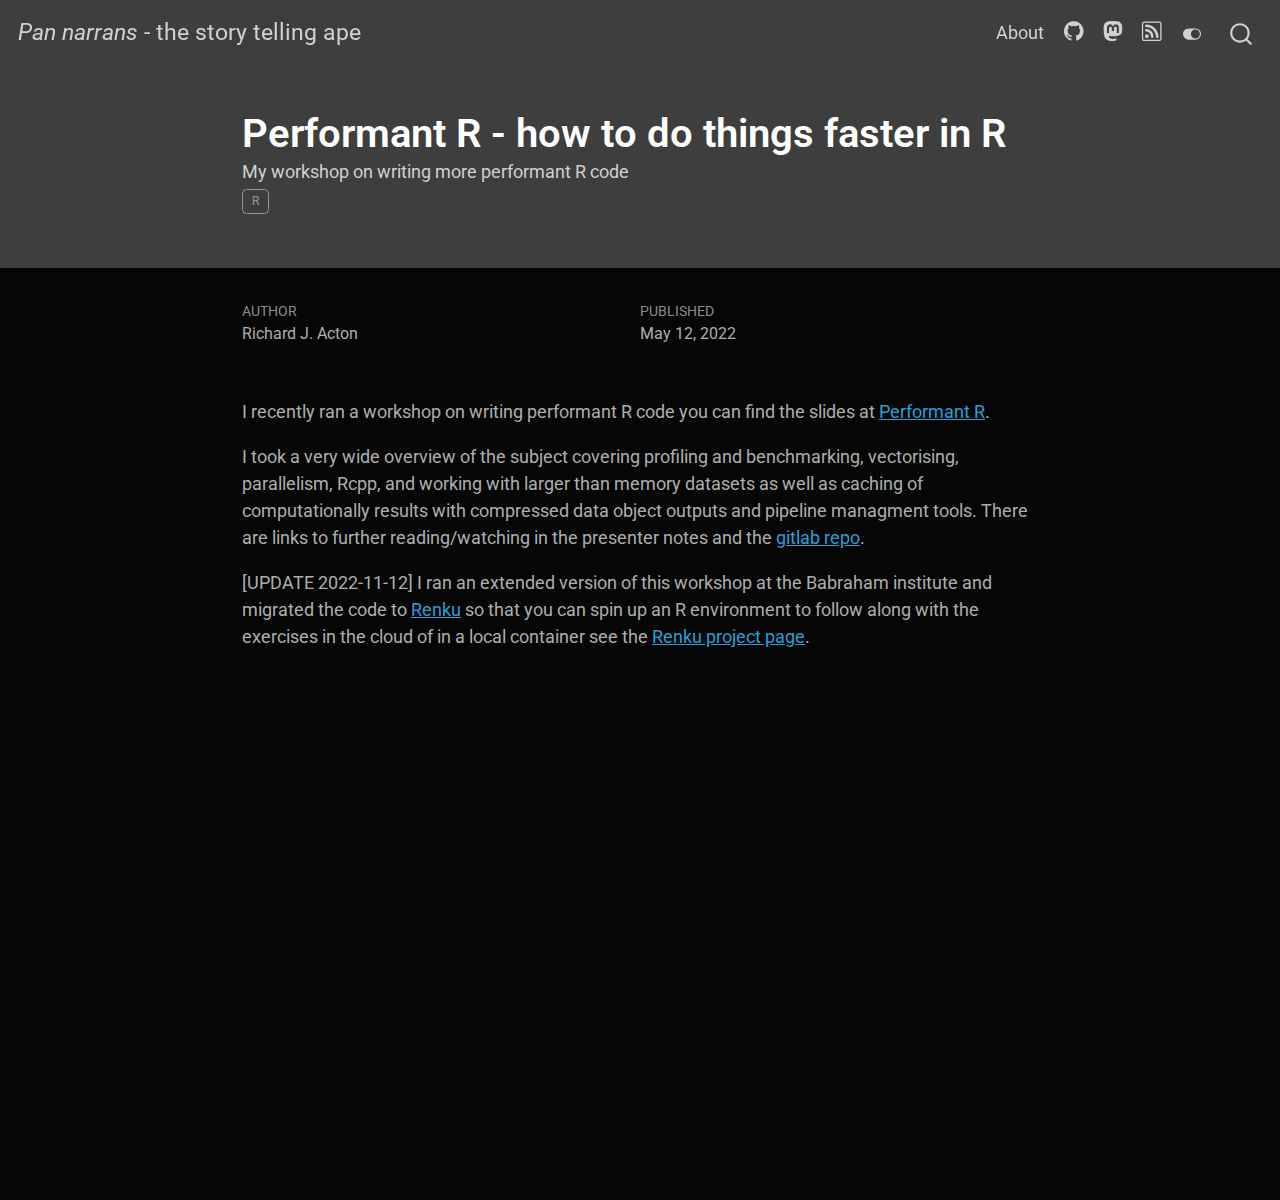
<file: posts/2022-05-12-performant-r-workshop/index.html>
<!DOCTYPE html>
<html xmlns="http://www.w3.org/1999/xhtml" lang="en" xml:lang="en"><head>

<meta charset="utf-8">
<meta name="generator" content="quarto-0.9.613">

<meta name="viewport" content="width=device-width, initial-scale=1.0, user-scalable=yes">

<meta name="author" content="Richard J. Acton">
<meta name="dcterms.date" content="2022-05-12">
<meta name="description" content="My workshop on writing more performant R code">

<title>Pan narrans - the story telling ape - Performant R - how to do things faster in R</title>
<style>
code{white-space: pre-wrap;}
span.smallcaps{font-variant: small-caps;}
span.underline{text-decoration: underline;}
div.column{display: inline-block; vertical-align: top; width: 50%;}
div.hanging-indent{margin-left: 1.5em; text-indent: -1.5em;}
ul.task-list{list-style: none;}
</style>


<script src="../../site_libs/quarto-nav/quarto-nav.js"></script>
<script src="../../site_libs/quarto-nav/headroom.min.js"></script>
<script src="../../site_libs/clipboard/clipboard.min.js"></script>
<script src="../../site_libs/quarto-search/autocomplete.umd.js"></script>
<script src="../../site_libs/quarto-search/fuse.min.js"></script>
<script src="../../site_libs/quarto-search/quarto-search.js"></script>
<meta name="quarto:offset" content="../../">
<script src="../../site_libs/quarto-html/quarto.js"></script>
<script src="../../site_libs/quarto-html/popper.min.js"></script>
<script src="../../site_libs/quarto-html/tippy.umd.min.js"></script>
<script src="../../site_libs/quarto-html/anchor.min.js"></script>
<link href="../../site_libs/quarto-html/tippy.css" rel="stylesheet">
<link href="../../site_libs/quarto-html/quarto-syntax-highlighting.css" rel="stylesheet" class="quarto-color-scheme" id="quarto-text-highlighting-styles">
<link href="../../site_libs/quarto-html/quarto-syntax-highlighting-dark.css" rel="stylesheet" class="quarto-color-scheme quarto-color-alternate" id="quarto-text-highlighting-styles">
<script src="../../site_libs/bootstrap/bootstrap.min.js"></script>
<link href="../../site_libs/bootstrap/bootstrap-icons.css" rel="stylesheet">
<link href="../../site_libs/bootstrap/bootstrap.min.css" rel="stylesheet" class="quarto-color-scheme">
<link href="../../site_libs/bootstrap/bootstrap-dark.min.css" rel="stylesheet" class="quarto-color-scheme quarto-color-alternate">
<script id="quarto-search-options" type="application/json">{
  "location": "navbar",
  "copy-button": false,
  "collapse-after": 3,
  "panel-placement": "end",
  "type": "overlay",
  "limit": 20,
  "language": {
    "search-no-results-text": "No results",
    "search-matching-documents-text": "matching documents",
    "search-copy-link-title": "Copy link to search",
    "search-hide-matches-text": "Hide additional matches",
    "search-more-match-text": "more match in this document",
    "search-more-matches-text": "more matches in this document",
    "search-clear-button-title": "Clear",
    "search-detached-cancel-button-title": "Cancel",
    "search-submit-button-title": "Submit"
  }
}</script>


<link rel="stylesheet" href="../../styles.css">
</head>

<body class="nav-fixed fullcontent">

<div id="quarto-search-results"></div>
  <header id="quarto-header" class="headroom fixed-top">
    <nav class="navbar navbar-expand-lg navbar-dark ">
      <div class="navbar-container container-fluid">
      <a class="navbar-brand" href="../../index.html">
    <span class="navbar-title"><em>Pan narrans</em> - the story telling ape</span>
  </a>
          <button class="navbar-toggler" type="button" data-bs-toggle="collapse" data-bs-target="#navbarCollapse" aria-controls="navbarCollapse" aria-expanded="false" aria-label="Toggle navigation" onclick="if (window.quartoToggleHeadroom) { window.quartoToggleHeadroom(); }">
  <span class="navbar-toggler-icon"></span>
</button>
          <div class="collapse navbar-collapse" id="navbarCollapse">
            <ul class="navbar-nav navbar-nav-scroll ms-auto">
  <li class="nav-item">
    <a class="nav-link" href="../../about.html">About</a>
  </li>  
  <li class="nav-item compact">
    <a class="nav-link" href="https://github.com/RichardJActon"><i class="bi bi-github" role="img">
</i> 
 </a>
  </li>  
  <li class="nav-item compact">
    <a class="nav-link" href="https://scholar.social/@RichardJActon"><i class="bi bi-mastodon" role="img">
</i> 
 </a>
  </li>  
  <li class="nav-item compact">
    <a class="nav-link" href="../../index.xml"><i class="bi bi-rss" role="img">
</i> 
 </a>
  </li>  
</ul>
              <div class="quarto-toggle-container">
                  <a href="" class="quarto-color-scheme-toggle nav-link" onclick="window.quartoToggleColorScheme(); return false;" title="Toggle dark mode"><i class="bi"></i></a>
              </div>
              <div id="quarto-search" class="" title="Search"></div>
          </div> <!-- /navcollapse -->
      </div> <!-- /container-fluid -->
    </nav>
</header>
<!-- content -->
<header id="title-block-header" class="quarto-title-block default page-columns page-full">
  <div class="quarto-title-banner page-columns page-full">
    <div class="quarto-title column-body">
      <h1 class="title">Performant R - how to do things faster in R</h1>
                  <div>
        <div class="description">
          My workshop on writing more performant R code
        </div>
      </div>
                          <div class="quarto-categories">
                <div class="quarto-category">R</div>
              </div>
                  </div>
  </div>
    
  
  <div class="quarto-title-meta">

      <div>
      <div class="quarto-title-meta-heading">Author</div>
      <div class="quarto-title-meta-contents">
               <p>Richard J. Acton </p>
            </div>
    </div>
      
      <div>
      <div class="quarto-title-meta-heading">Published</div>
      <div class="quarto-title-meta-contents">
        <p class="date">May 12, 2022</p>
      </div>
    </div>
      
    </div>
    
  
  </header><div id="quarto-content" class="quarto-container page-columns page-rows-contents page-layout-article page-navbar">
<!-- sidebar -->
<!-- margin-sidebar -->
    
<!-- main -->
<main class="content quarto-banner-title-block" id="quarto-document-content">




<p>I recently ran a workshop on writing performant R code you can find the slides at <a href="https://richardjacton.github.io/performantR/Performant_R.html">Performant R</a>.</p>
<p>I took a very wide overview of the subject covering profiling and benchmarking, vectorising, parallelism, Rcpp, and working with larger than memory datasets as well as caching of computationally results with compressed data object outputs and pipeline managment tools. There are links to further reading/watching in the presenter notes and the <a href="https://renkulab.io/gitlab/racton/performantR">gitlab repo</a>.</p>
<p>[UPDATE 2022-11-12] I ran an extended version of this workshop at the Babraham institute and migrated the code to <a href="https:renkulab.io">Renku</a> so that you can spin up an R environment to follow along with the exercises in the cloud of in a local container see the <a href="https://renkulab.io/projects/racton/performantR">Renku project page</a>.</p>



</main> <!-- /main -->
<script id="quarto-html-after-body" type="application/javascript">
window.document.addEventListener("DOMContentLoaded", function (event) {
  const disableStylesheet = (stylesheets) => {
    for (let i=0; i < stylesheets.length; i++) {
      const stylesheet = stylesheets[i];
      stylesheet.rel = 'prefetch';
    }
  }
  const enableStylesheet = (stylesheets) => {
    for (let i=0; i < stylesheets.length; i++) {
      const stylesheet = stylesheets[i];
      stylesheet.rel = 'stylesheet';
    }
  }
  const manageTransitions = (selector, allowTransitions) => {
    const els = window.document.querySelectorAll(selector);
    for (let i=0; i < els.length; i++) {
      const el = els[i];
      if (allowTransitions) {
        el.classList.remove('notransition');
      } else {
        el.classList.add('notransition');
      }
    }
  }
  const toggleColorMode = (alternate) => {
    // Switch the stylesheets
    const alternateStylesheets = window.document.querySelectorAll('link.quarto-color-scheme.quarto-color-alternate');
    manageTransitions('#quarto-margin-sidebar .nav-link', false);
    if (alternate) {
      enableStylesheet(alternateStylesheets);
    } else {
      disableStylesheet(alternateStylesheets);
    }
    manageTransitions('#quarto-margin-sidebar .nav-link', true);
    // Switch the toggles
    const toggles = window.document.querySelectorAll('.quarto-color-scheme-toggle');
    for (let i=0; i < toggles.length; i++) {
      const toggle = toggles[i];
      if (toggle) {
        if (alternate) {
          toggle.classList.add("alternate");     
        } else {
          toggle.classList.remove("alternate");
        }
      }
    }
  }
  const isFileUrl = () => { 
    return window.location.protocol === 'file:';
  }
  const hasAlternateSentinel = () => {  
    let styleSentinel = getColorSchemeSentinel();
    if (styleSentinel !== null) {
      return styleSentinel === "alternate";
    } else {
      return false;
    }
  }
  const setStyleSentinel = (alternate) => {
    const value = alternate ? "alternate" : "default";
    if (!isFileUrl()) {
      window.localStorage.setItem("quarto-color-scheme", value);
    } else {
      localAlternateSentinel = value;
    }
  }
  const getColorSchemeSentinel = () => {
    if (!isFileUrl()) {
      const storageValue = window.localStorage.getItem("quarto-color-scheme");
      return storageValue != null ? storageValue : localAlternateSentinel;
    } else {
      return localAlternateSentinel;
    }
  }
  let localAlternateSentinel = 'alternate';
  // Dark / light mode switch
  window.quartoToggleColorScheme = () => {
    // Read the current dark / light value 
    let toAlternate = !hasAlternateSentinel();
    toggleColorMode(toAlternate);
    setStyleSentinel(toAlternate);
  };
  // Ensure there is a toggle, if there isn't float one in the top right
  if (window.document.querySelector('.quarto-color-scheme-toggle') === null) {
    const a = window.document.createElement('a');
    a.classList.add('top-right');
    a.classList.add('quarto-color-scheme-toggle');
    a.href = "";
    a.onclick = function() { try { window.quartoToggleColorScheme(); } catch {} return false; };
    const i = window.document.createElement("i");
    i.classList.add('bi');
    a.appendChild(i);
    window.document.body.appendChild(a);
  }
  // Switch to dark mode if need be
  if (hasAlternateSentinel()) {
    toggleColorMode(true);
  } 
  const icon = "";
  const anchorJS = new window.AnchorJS();
  anchorJS.options = {
    placement: 'right',
    icon: icon
  };
  anchorJS.add('.anchored');
  const clipboard = new window.ClipboardJS('.code-copy-button', {
    target: function(trigger) {
      return trigger.previousElementSibling;
    }
  });
  clipboard.on('success', function(e) {
    // button target
    const button = e.trigger;
    // don't keep focus
    button.blur();
    // flash "checked"
    button.classList.add('code-copy-button-checked');
    var currentTitle = button.getAttribute("title");
    button.setAttribute("title", "Copied!");
    setTimeout(function() {
      button.setAttribute("title", currentTitle);
      button.classList.remove('code-copy-button-checked');
    }, 1000);
    // clear code selection
    e.clearSelection();
  });
  function tippyHover(el, contentFn) {
    const config = {
      allowHTML: true,
      content: contentFn,
      maxWidth: 500,
      delay: 100,
      arrow: false,
      appendTo: function(el) {
          return el.parentElement;
      },
      interactive: true,
      interactiveBorder: 10,
      theme: 'quarto',
      placement: 'bottom-start'
    };
    window.tippy(el, config); 
  }
  const noterefs = window.document.querySelectorAll('a[role="doc-noteref"]');
  for (var i=0; i<noterefs.length; i++) {
    const ref = noterefs[i];
    tippyHover(ref, function() {
      let href = ref.getAttribute('href');
      try { href = new URL(href).hash; } catch {}
      const id = href.replace(/^#\/?/, "");
      const note = window.document.getElementById(id);
      return note.innerHTML;
    });
  }
  var bibliorefs = window.document.querySelectorAll('a[role="doc-biblioref"]');
  for (var i=0; i<bibliorefs.length; i++) {
    const ref = bibliorefs[i];
    const cites = ref.parentNode.getAttribute('data-cites').split(' ');
    tippyHover(ref, function() {
      var popup = window.document.createElement('div');
      cites.forEach(function(cite) {
        var citeDiv = window.document.createElement('div');
        citeDiv.classList.add('hanging-indent');
        citeDiv.classList.add('csl-entry');
        var biblioDiv = window.document.getElementById('ref-' + cite);
        if (biblioDiv) {
          citeDiv.innerHTML = biblioDiv.innerHTML;
        }
        popup.appendChild(citeDiv);
      });
      return popup.innerHTML;
    });
  }
});
</script>
</div> <!-- /content -->



</body></html>
</file>
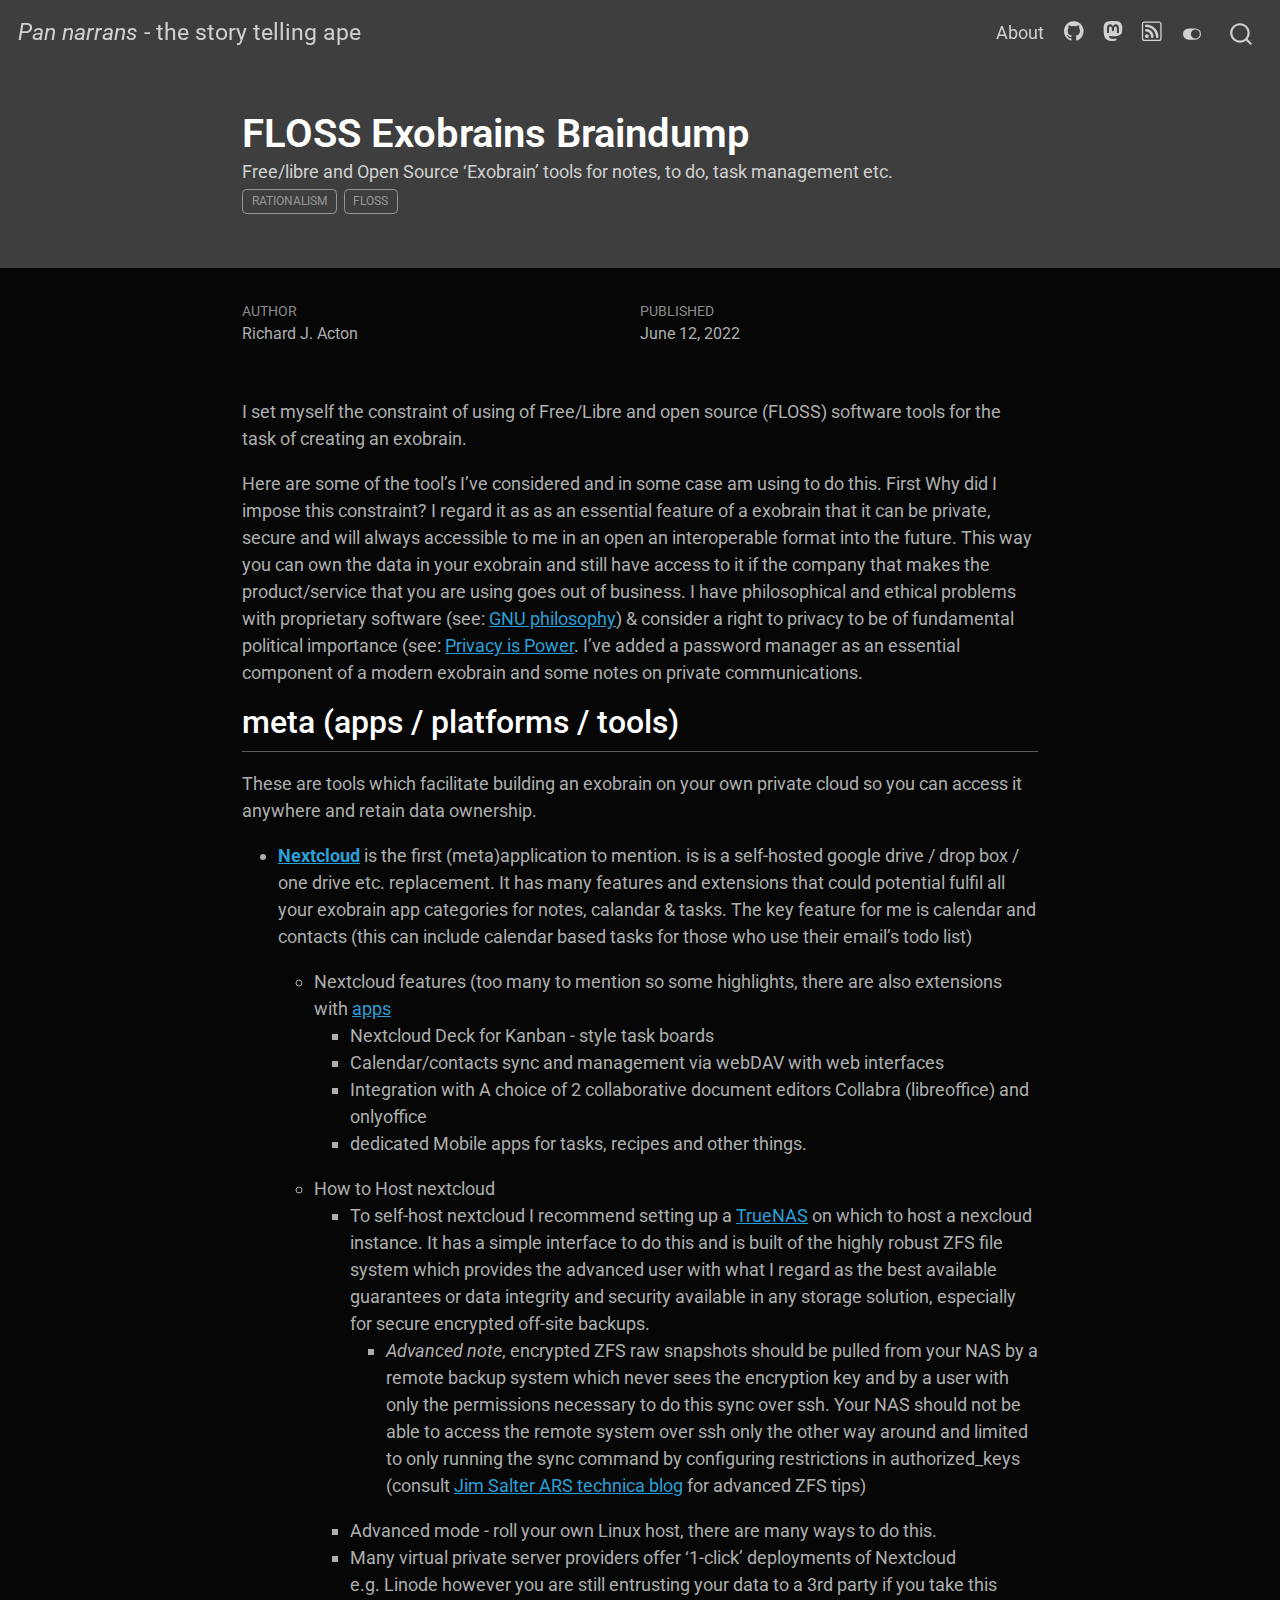
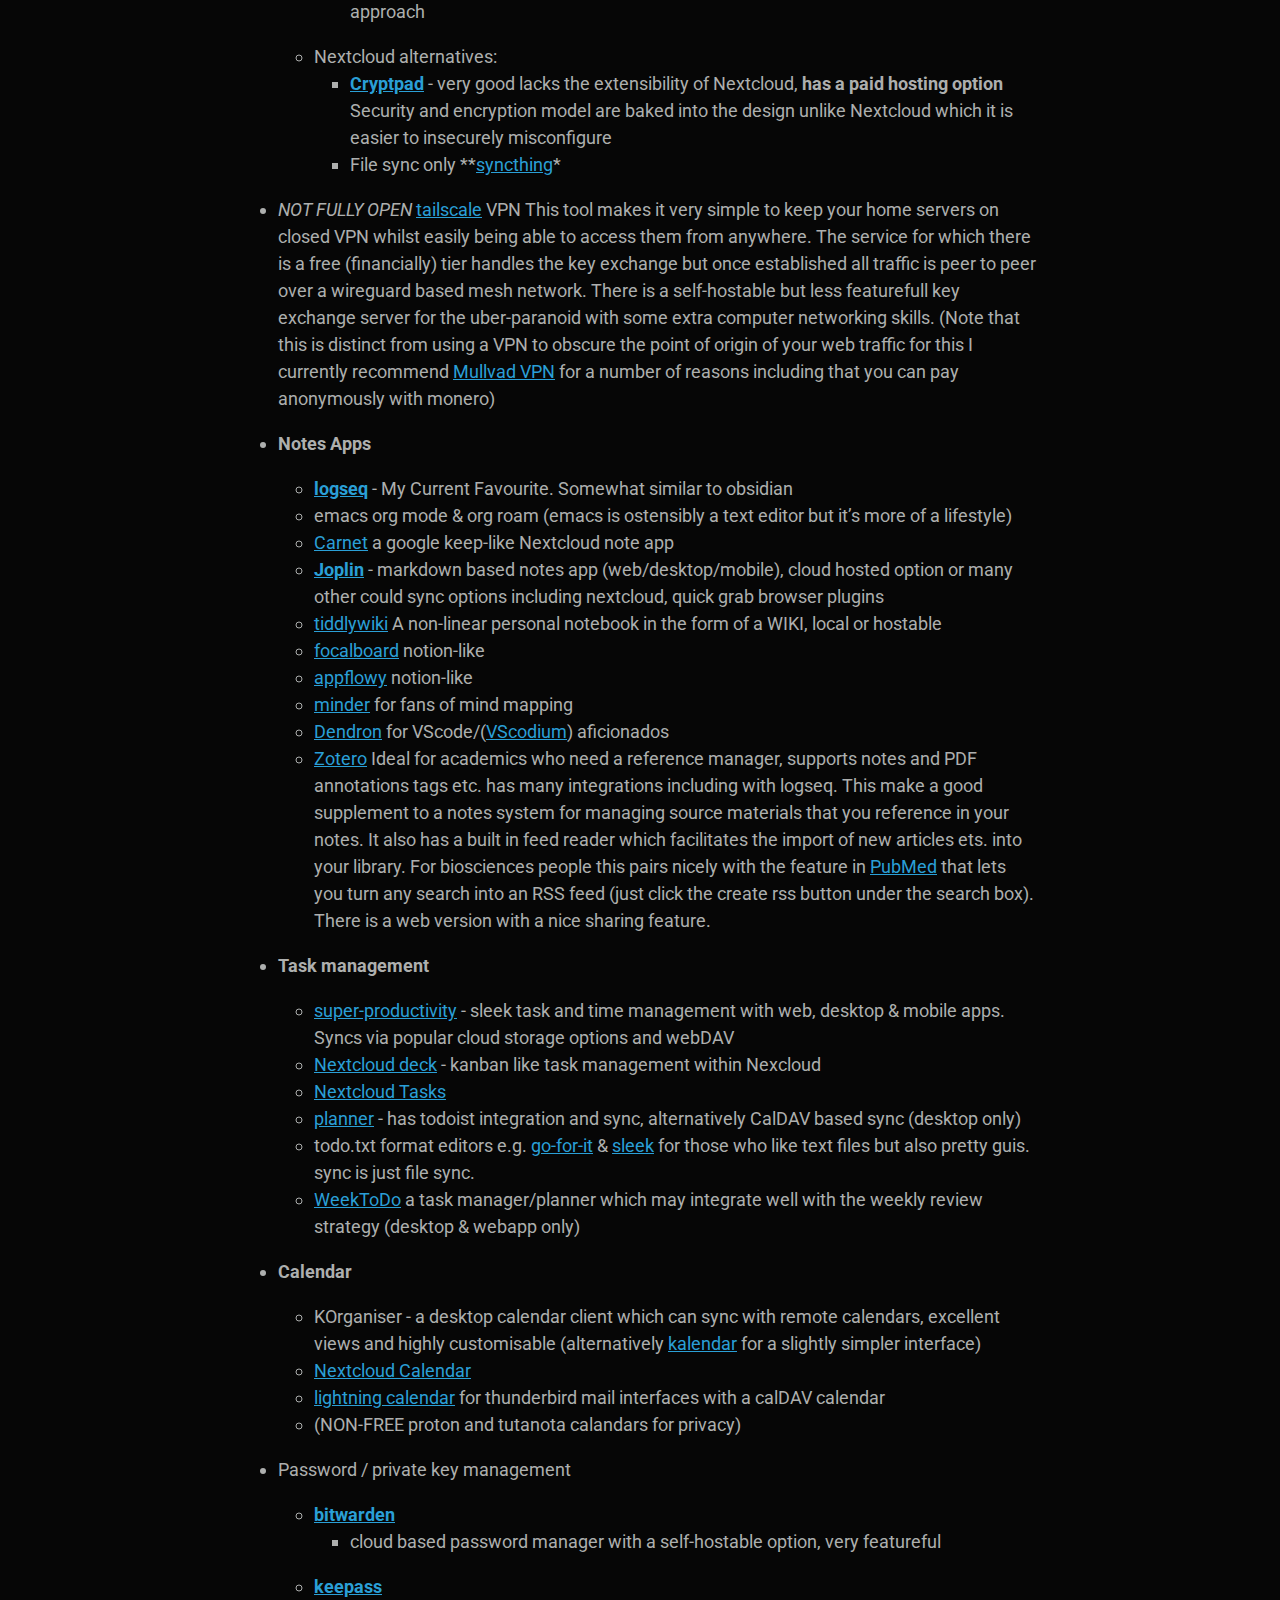
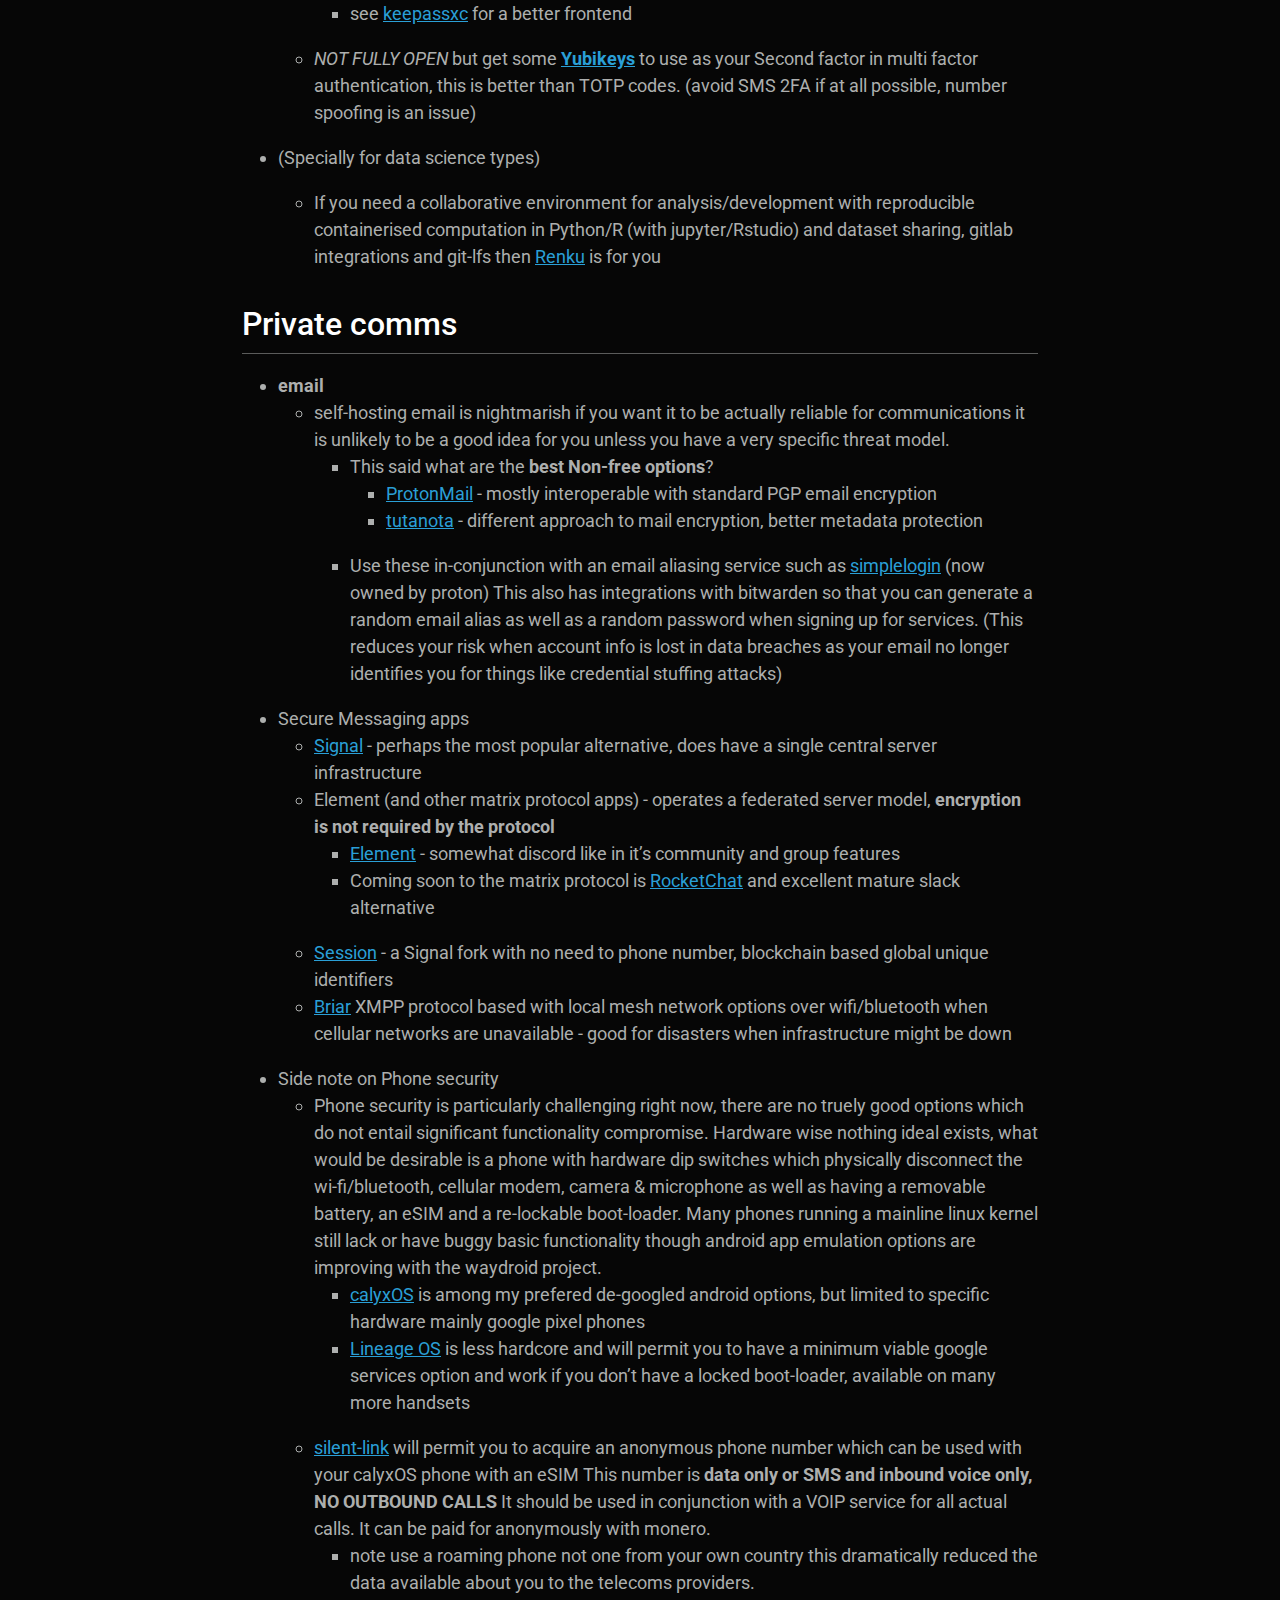
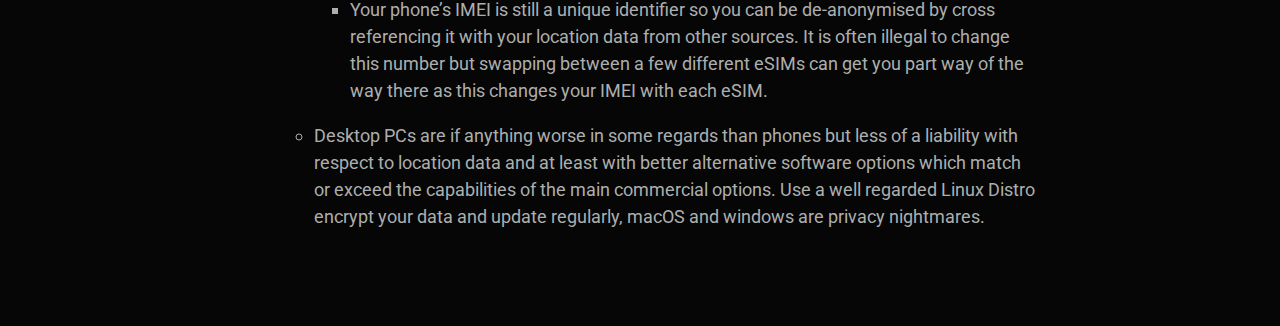
<file: posts/2022-06-12-FLOSS-exobrain-braindump/index.html>
<!DOCTYPE html>
<html xmlns="http://www.w3.org/1999/xhtml" lang="en" xml:lang="en"><head>

<meta charset="utf-8">
<meta name="generator" content="quarto-0.9.613">

<meta name="viewport" content="width=device-width, initial-scale=1.0, user-scalable=yes">

<meta name="author" content="Richard J. Acton">
<meta name="dcterms.date" content="2022-06-12">
<meta name="description" content="Free/libre and Open Source ‘Exobrain’ tools for notes, to do, task management etc.">

<title>Pan narrans - the story telling ape - FLOSS Exobrains Braindump</title>
<style>
code{white-space: pre-wrap;}
span.smallcaps{font-variant: small-caps;}
span.underline{text-decoration: underline;}
div.column{display: inline-block; vertical-align: top; width: 50%;}
div.hanging-indent{margin-left: 1.5em; text-indent: -1.5em;}
ul.task-list{list-style: none;}
</style>


<script src="../../site_libs/quarto-nav/quarto-nav.js"></script>
<script src="../../site_libs/quarto-nav/headroom.min.js"></script>
<script src="../../site_libs/clipboard/clipboard.min.js"></script>
<script src="../../site_libs/quarto-search/autocomplete.umd.js"></script>
<script src="../../site_libs/quarto-search/fuse.min.js"></script>
<script src="../../site_libs/quarto-search/quarto-search.js"></script>
<meta name="quarto:offset" content="../../">
<script src="../../site_libs/quarto-html/quarto.js"></script>
<script src="../../site_libs/quarto-html/popper.min.js"></script>
<script src="../../site_libs/quarto-html/tippy.umd.min.js"></script>
<script src="../../site_libs/quarto-html/anchor.min.js"></script>
<link href="../../site_libs/quarto-html/tippy.css" rel="stylesheet">
<link href="../../site_libs/quarto-html/quarto-syntax-highlighting.css" rel="stylesheet" class="quarto-color-scheme" id="quarto-text-highlighting-styles">
<link href="../../site_libs/quarto-html/quarto-syntax-highlighting-dark.css" rel="stylesheet" class="quarto-color-scheme quarto-color-alternate" id="quarto-text-highlighting-styles">
<script src="../../site_libs/bootstrap/bootstrap.min.js"></script>
<link href="../../site_libs/bootstrap/bootstrap-icons.css" rel="stylesheet">
<link href="../../site_libs/bootstrap/bootstrap.min.css" rel="stylesheet" class="quarto-color-scheme">
<link href="../../site_libs/bootstrap/bootstrap-dark.min.css" rel="stylesheet" class="quarto-color-scheme quarto-color-alternate">
<script id="quarto-search-options" type="application/json">{
  "location": "navbar",
  "copy-button": false,
  "collapse-after": 3,
  "panel-placement": "end",
  "type": "overlay",
  "limit": 20,
  "language": {
    "search-no-results-text": "No results",
    "search-matching-documents-text": "matching documents",
    "search-copy-link-title": "Copy link to search",
    "search-hide-matches-text": "Hide additional matches",
    "search-more-match-text": "more match in this document",
    "search-more-matches-text": "more matches in this document",
    "search-clear-button-title": "Clear",
    "search-detached-cancel-button-title": "Cancel",
    "search-submit-button-title": "Submit"
  }
}</script>


<link rel="stylesheet" href="../../styles.css">
</head>

<body class="nav-fixed fullcontent">

<div id="quarto-search-results"></div>
  <header id="quarto-header" class="headroom fixed-top">
    <nav class="navbar navbar-expand-lg navbar-dark ">
      <div class="navbar-container container-fluid">
      <a class="navbar-brand" href="../../index.html">
    <span class="navbar-title"><em>Pan narrans</em> - the story telling ape</span>
  </a>
          <button class="navbar-toggler" type="button" data-bs-toggle="collapse" data-bs-target="#navbarCollapse" aria-controls="navbarCollapse" aria-expanded="false" aria-label="Toggle navigation" onclick="if (window.quartoToggleHeadroom) { window.quartoToggleHeadroom(); }">
  <span class="navbar-toggler-icon"></span>
</button>
          <div class="collapse navbar-collapse" id="navbarCollapse">
            <ul class="navbar-nav navbar-nav-scroll ms-auto">
  <li class="nav-item">
    <a class="nav-link" href="../../about.html">About</a>
  </li>  
  <li class="nav-item compact">
    <a class="nav-link" href="https://github.com/RichardJActon"><i class="bi bi-github" role="img">
</i> 
 </a>
  </li>  
  <li class="nav-item compact">
    <a class="nav-link" href="https://scholar.social/@RichardJActon"><i class="bi bi-mastodon" role="img">
</i> 
 </a>
  </li>  
  <li class="nav-item compact">
    <a class="nav-link" href="../../index.xml"><i class="bi bi-rss" role="img">
</i> 
 </a>
  </li>  
</ul>
              <div class="quarto-toggle-container">
                  <a href="" class="quarto-color-scheme-toggle nav-link" onclick="window.quartoToggleColorScheme(); return false;" title="Toggle dark mode"><i class="bi"></i></a>
              </div>
              <div id="quarto-search" class="" title="Search"></div>
          </div> <!-- /navcollapse -->
      </div> <!-- /container-fluid -->
    </nav>
</header>
<!-- content -->
<header id="title-block-header" class="quarto-title-block default page-columns page-full">
  <div class="quarto-title-banner page-columns page-full">
    <div class="quarto-title column-body">
      <h1 class="title">FLOSS Exobrains Braindump</h1>
                  <div>
        <div class="description">
          Free/libre and Open Source ‘Exobrain’ tools for notes, to do, task management etc.
        </div>
      </div>
                          <div class="quarto-categories">
                <div class="quarto-category">rationalism</div>
                <div class="quarto-category">FLOSS</div>
              </div>
                  </div>
  </div>
    
  
  <div class="quarto-title-meta">

      <div>
      <div class="quarto-title-meta-heading">Author</div>
      <div class="quarto-title-meta-contents">
               <p>Richard J. Acton </p>
            </div>
    </div>
      
      <div>
      <div class="quarto-title-meta-heading">Published</div>
      <div class="quarto-title-meta-contents">
        <p class="date">June 12, 2022</p>
      </div>
    </div>
      
    </div>
    
  
  </header><div id="quarto-content" class="quarto-container page-columns page-rows-contents page-layout-article page-navbar">
<!-- sidebar -->
<!-- margin-sidebar -->
    
<!-- main -->
<main class="content quarto-banner-title-block" id="quarto-document-content">




<p>I set myself the constraint of using of Free/Libre and open source (FLOSS) software tools for the task of creating an exobrain.</p>
<p>Here are some of the tool’s I’ve considered and in some case am using to do this. First Why did I impose this constraint? I regard it as as an essential feature of a exobrain that it can be private, secure and will always accessible to me in an open an interoperable format into the future. This way you can own the data in your exobrain and still have access to it if the company that makes the product/service that you are using goes out of business. I have philosophical and ethical problems with proprietary software (see: <a href="https://www.gnu.org/philosophy/">GNU philosophy</a>) &amp; consider a right to privacy to be of fundamental political importance (see: <a href="https://openlibrary.org/works/OL24353841W/Privacy_is_Power">Privacy is Power</a>. I’ve added a password manager as an essential component of a modern exobrain and some notes on private communications.</p>
<section id="meta-apps-platforms-tools" class="level2">
<h2 class="anchored" data-anchor-id="meta-apps-platforms-tools">meta (apps / platforms / tools)</h2>
<p>These are tools which facilitate building an exobrain on your own private cloud so you can access it anywhere and retain data ownership.</p>
<ul>
<li><p><strong><a href="https://nextcloud.com/">Nextcloud</a></strong> is the first (meta)application to mention. is is a self-hosted google drive / drop box / one drive etc. replacement. It has many features and extensions that could potential fulfil all your exobrain app categories for notes, calandar &amp; tasks. The key feature for me is calendar and contacts (this can include calendar based tasks for those who use their email’s todo list)</p>
<ul>
<li>Nextcloud features (too many to mention so some highlights, there are also extensions with <a href="https://apps.nextcloud.com/">apps</a>
<ul>
<li>Nextcloud Deck for Kanban - style task boards</li>
<li>Calendar/contacts sync and management via webDAV with web interfaces</li>
<li>Integration with A choice of 2 collaborative document editors Collabra (libreoffice) and onlyoffice</li>
<li>dedicated Mobile apps for tasks, recipes and other things.</li>
</ul></li>
<li>How to Host nextcloud
<ul>
<li>To self-host nextcloud I recommend setting up a <a href="box%20https://www.truenas.com/">TrueNAS</a> on which to host a nexcloud instance. It has a simple interface to do this and is built of the highly robust ZFS file system which provides the advanced user with what I regard as the best available guarantees or data integrity and security available in any storage solution, especially for secure encrypted off-site backups.
<ul>
<li><em>Advanced note</em>, encrypted ZFS raw snapshots should be pulled from your NAS by a remote backup system which never sees the encryption key and by a user with only the permissions necessary to do this sync over ssh. Your NAS should not be able to access the remote system over ssh only the other way around and limited to only running the sync command by configuring restrictions in authorized_keys (consult <a href="https://arstechnica.com/gadgets/2021/06/a-quick-start-guide-to-openzfs-native-encryption/">Jim Salter ARS technica blog</a> for advanced ZFS tips)</li>
</ul></li>
<li>Advanced mode - roll your own Linux host, there are many ways to do this.</li>
<li>Many virtual private server providers offer ‘1-click’ deployments of Nextcloud e.g.&nbsp;Linode however you are still entrusting your data to a 3rd party if you take this approach</li>
</ul></li>
<li>Nextcloud alternatives:
<ul>
<li><strong><a href="https://cryptpad.fr/">Cryptpad</a></strong> - very good lacks the extensibility of Nextcloud, <strong>has a paid hosting option</strong> Security and encryption model are baked into the design unlike Nextcloud which it is easier to insecurely misconfigure</li>
<li>File sync only **<a href="https://syncthing.net/">syncthing</a>*</li>
</ul></li>
</ul></li>
<li><p><em>NOT FULLY OPEN</em> <a href="https://tailscale.com/">tailscale</a> VPN This tool makes it very simple to keep your home servers on closed VPN whilst easily being able to access them from anywhere. The service for which there is a free (financially) tier handles the key exchange but once established all traffic is peer to peer over a wireguard based mesh network. There is a self-hostable but less featurefull key exchange server for the uber-paranoid with some extra computer networking skills. (Note that this is distinct from using a VPN to obscure the point of origin of your web traffic for this I currently recommend <a href="https://mullvad.net/en/">Mullvad VPN</a> for a number of reasons including that you can pay anonymously with monero)</p></li>
<li><p><strong>Notes Apps</strong></p>
<ul>
<li><strong><a href="https://logseq.com/">logseq</a></strong> - My Current Favourite. Somewhat similar to obsidian</li>
<li>emacs org mode &amp; org roam (emacs is ostensibly a text editor but it’s more of a lifestyle)</li>
<li><a href="https://apps.nextcloud.com/apps/carnet">Carnet</a> a google keep-like Nextcloud note app</li>
<li><strong><a href="https://joplinapp.org/">Joplin</a></strong> - markdown based notes app (web/desktop/mobile), cloud hosted option or many other could sync options including nextcloud, quick grab browser plugins</li>
<li><a href="https://tiddlywiki.com/index.html">tiddlywiki</a> A non-linear personal notebook in the form of a WIKI, local or hostable</li>
<li><a href="https://www.focalboard.com/">focalboard</a> notion-like</li>
<li><a href="https://appflowy.io/">appflowy</a> notion-like</li>
<li><a href="https://github.com/phase1geo/minder/">minder</a> for fans of mind mapping</li>
<li><a href="https://www.dendron.so/">Dendron</a> for VScode/(<a href="https://itsfoss.com/vscodium/">VScodium</a>) aficionados</li>
<li><a href="https://www.zotero.org/">Zotero</a> Ideal for academics who need a reference manager, supports notes and PDF annotations tags etc. has many integrations including with logseq. This make a good supplement to a notes system for managing source materials that you reference in your notes. It also has a built in feed reader which facilitates the import of new articles ets. into your library. For biosciences people this pairs nicely with the feature in <a href="https://pubmed.ncbi.nlm.nih.gov/">PubMed</a> that lets you turn any search into an RSS feed (just click the create rss button under the search box). There is a web version with a nice sharing feature.</li>
</ul></li>
<li><p><strong>Task management</strong></p>
<ul>
<li><a href="https://super-productivity.com/">super-productivity</a> - sleek task and time management with web, desktop &amp; mobile apps. Syncs via popular cloud storage options and webDAV</li>
<li><a href="https://apps.nextcloud.com/apps/deck">Nextcloud deck</a> - kanban like task management within Nexcloud</li>
<li><a href="https://apps.nextcloud.com/apps/tasks">Nextcloud Tasks</a></li>
<li><a href="https://flathub.org/apps/details/com.github.alainm23.planner">planner</a> - has todoist integration and sync, alternatively CalDAV based sync (desktop only)</li>
<li>todo.txt format editors e.g.&nbsp;<a href="https://github.com/mank319/Go-For-It">go-for-it</a> &amp; <a href="https://github.com/ransome1/sleek">sleek</a> for those who like text files but also pretty guis. sync is just file sync.</li>
<li><a href="https://weektodo.me/">WeekToDo</a> a task manager/planner which may integrate well with the weekly review strategy (desktop &amp; webapp only)</li>
</ul></li>
<li><p><strong>Calendar</strong></p>
<ul>
<li>KOrganiser - a desktop calendar client which can sync with remote calendars, excellent views and highly customisable (alternatively <a href="https://apps.kde.org/kalendar/">kalendar</a> for a slightly simpler interface)</li>
<li><a href="https://apps.nextcloud.com/apps/calendar">Nextcloud Calendar</a></li>
<li><a href="https://www.thunderbird.net/en-US/calendar/">lightning calendar</a> for thunderbird mail interfaces with a calDAV calendar</li>
<li>(NON-FREE proton and tutanota calandars for privacy)</li>
</ul></li>
<li><p>Password / private key management</p>
<ul>
<li><strong><a href="https://bitwarden.com/">bitwarden</a></strong>
<ul>
<li>cloud based password manager with a self-hostable option, very featureful</li>
</ul></li>
<li><strong><a href="https://keepass.info/">keepass</a></strong>
<ul>
<li>see <a href="https://keepassxc.org/project/">keepassxc</a> for a better frontend</li>
</ul></li>
<li><em>NOT FULLY OPEN</em> but get some <strong><a href="https://www.yubico.com/">Yubikeys</a></strong> to use as your Second factor in multi factor authentication, this is better than TOTP codes. (avoid SMS 2FA if at all possible, number spoofing is an issue)</li>
</ul></li>
<li><p>(Specially for data science types)</p>
<ul>
<li>If you need a collaborative environment for analysis/development with reproducible containerised computation in Python/R (with jupyter/Rstudio) and dataset sharing, gitlab integrations and git-lfs then <a href="https://renkulab.io/">Renku</a> is for you</li>
</ul></li>
</ul>
</section>
<section id="private-comms" class="level2">
<h2 class="anchored" data-anchor-id="private-comms">Private comms</h2>
<ul>
<li><strong>email</strong>
<ul>
<li>self-hosting email is nightmarish if you want it to be actually reliable for communications it is unlikely to be a good idea for you unless you have a very specific threat model.
<ul>
<li>This said what are the <strong>best Non-free options</strong>?
<ul>
<li><a href="https://proton.me/">ProtonMail</a> - mostly interoperable with standard PGP email encryption</li>
<li><a href="https://tutanota.com/">tutanota</a> - different approach to mail encryption, better metadata protection</li>
</ul></li>
<li>Use these in-conjunction with an email aliasing service such as <a href="https://simplelogin.io/">simplelogin</a> (now owned by proton) This also has integrations with bitwarden so that you can generate a random email alias as well as a random password when signing up for services. (This reduces your risk when account info is lost in data breaches as your email no longer identifies you for things like credential stuffing attacks)</li>
</ul></li>
</ul></li>
<li>Secure Messaging apps
<ul>
<li><a href="https://www.signal.org/">Signal</a> - perhaps the most popular alternative, does have a single central server infrastructure</li>
<li>Element (and other matrix protocol apps) - operates a federated server model, <strong>encryption is not required by the protocol</strong>
<ul>
<li><a href="https://element.io/">Element</a> - somewhat discord like in it’s community and group features</li>
<li>Coming soon to the matrix protocol is <a href="https://rocket.chat/">RocketChat</a> and excellent mature slack alternative</li>
</ul></li>
<li><a href="https://getsession.org/">Session</a> - a Signal fork with no need to phone number, blockchain based global unique identifiers</li>
<li><a href="https://briarproject.org/">Briar</a> XMPP protocol based with local mesh network options over wifi/bluetooth when cellular networks are unavailable - good for disasters when infrastructure might be down</li>
</ul></li>
<li>Side note on Phone security
<ul>
<li>Phone security is particularly challenging right now, there are no truely good options which do not entail significant functionality compromise. Hardware wise nothing ideal exists, what would be desirable is a phone with hardware dip switches which physically disconnect the wi-fi/bluetooth, cellular modem, camera &amp; microphone as well as having a removable battery, an eSIM and a re-lockable boot-loader. Many phones running a mainline linux kernel still lack or have buggy basic functionality though android app emulation options are improving with the waydroid project.
<ul>
<li><a href="https://calyxos.org/">calyxOS</a> is among my prefered de-googled android options, but limited to specific hardware mainly google pixel phones</li>
<li><a href="https://lineageos.org/">Lineage OS</a> is less hardcore and will permit you to have a minimum viable google services option and work if you don’t have a locked boot-loader, available on many more handsets</li>
</ul></li>
<li><a href="https://silent.link/">silent-link</a> will permit you to acquire an anonymous phone number which can be used with your calyxOS phone with an eSIM This number is <strong>data only or SMS and inbound voice only, NO OUTBOUND CALLS</strong> It should be used in conjunction with a VOIP service for all actual calls. It can be paid for anonymously with monero.
<ul>
<li>note use a roaming phone not one from your own country this dramatically reduced the data available about you to the telecoms providers.</li>
<li>Your phone’s IMEI is still a unique identifier so you can be de-anonymised by cross referencing it with your location data from other sources. It is often illegal to change this number but swapping between a few different eSIMs can get you part way of the way there as this changes your IMEI with each eSIM.</li>
</ul></li>
<li>Desktop PCs are if anything worse in some regards than phones but less of a liability with respect to location data and at least with better alternative software options which match or exceed the capabilities of the main commercial options. Use a well regarded Linux Distro encrypt your data and update regularly, macOS and windows are privacy nightmares.</li>
</ul></li>
</ul>


</section>

</main> <!-- /main -->
<script id="quarto-html-after-body" type="application/javascript">
window.document.addEventListener("DOMContentLoaded", function (event) {
  const disableStylesheet = (stylesheets) => {
    for (let i=0; i < stylesheets.length; i++) {
      const stylesheet = stylesheets[i];
      stylesheet.rel = 'prefetch';
    }
  }
  const enableStylesheet = (stylesheets) => {
    for (let i=0; i < stylesheets.length; i++) {
      const stylesheet = stylesheets[i];
      stylesheet.rel = 'stylesheet';
    }
  }
  const manageTransitions = (selector, allowTransitions) => {
    const els = window.document.querySelectorAll(selector);
    for (let i=0; i < els.length; i++) {
      const el = els[i];
      if (allowTransitions) {
        el.classList.remove('notransition');
      } else {
        el.classList.add('notransition');
      }
    }
  }
  const toggleColorMode = (alternate) => {
    // Switch the stylesheets
    const alternateStylesheets = window.document.querySelectorAll('link.quarto-color-scheme.quarto-color-alternate');
    manageTransitions('#quarto-margin-sidebar .nav-link', false);
    if (alternate) {
      enableStylesheet(alternateStylesheets);
    } else {
      disableStylesheet(alternateStylesheets);
    }
    manageTransitions('#quarto-margin-sidebar .nav-link', true);
    // Switch the toggles
    const toggles = window.document.querySelectorAll('.quarto-color-scheme-toggle');
    for (let i=0; i < toggles.length; i++) {
      const toggle = toggles[i];
      if (toggle) {
        if (alternate) {
          toggle.classList.add("alternate");     
        } else {
          toggle.classList.remove("alternate");
        }
      }
    }
  }
  const isFileUrl = () => { 
    return window.location.protocol === 'file:';
  }
  const hasAlternateSentinel = () => {  
    let styleSentinel = getColorSchemeSentinel();
    if (styleSentinel !== null) {
      return styleSentinel === "alternate";
    } else {
      return false;
    }
  }
  const setStyleSentinel = (alternate) => {
    const value = alternate ? "alternate" : "default";
    if (!isFileUrl()) {
      window.localStorage.setItem("quarto-color-scheme", value);
    } else {
      localAlternateSentinel = value;
    }
  }
  const getColorSchemeSentinel = () => {
    if (!isFileUrl()) {
      const storageValue = window.localStorage.getItem("quarto-color-scheme");
      return storageValue != null ? storageValue : localAlternateSentinel;
    } else {
      return localAlternateSentinel;
    }
  }
  let localAlternateSentinel = 'alternate';
  // Dark / light mode switch
  window.quartoToggleColorScheme = () => {
    // Read the current dark / light value 
    let toAlternate = !hasAlternateSentinel();
    toggleColorMode(toAlternate);
    setStyleSentinel(toAlternate);
  };
  // Ensure there is a toggle, if there isn't float one in the top right
  if (window.document.querySelector('.quarto-color-scheme-toggle') === null) {
    const a = window.document.createElement('a');
    a.classList.add('top-right');
    a.classList.add('quarto-color-scheme-toggle');
    a.href = "";
    a.onclick = function() { try { window.quartoToggleColorScheme(); } catch {} return false; };
    const i = window.document.createElement("i");
    i.classList.add('bi');
    a.appendChild(i);
    window.document.body.appendChild(a);
  }
  // Switch to dark mode if need be
  if (hasAlternateSentinel()) {
    toggleColorMode(true);
  } 
  const icon = "";
  const anchorJS = new window.AnchorJS();
  anchorJS.options = {
    placement: 'right',
    icon: icon
  };
  anchorJS.add('.anchored');
  const clipboard = new window.ClipboardJS('.code-copy-button', {
    target: function(trigger) {
      return trigger.previousElementSibling;
    }
  });
  clipboard.on('success', function(e) {
    // button target
    const button = e.trigger;
    // don't keep focus
    button.blur();
    // flash "checked"
    button.classList.add('code-copy-button-checked');
    var currentTitle = button.getAttribute("title");
    button.setAttribute("title", "Copied!");
    setTimeout(function() {
      button.setAttribute("title", currentTitle);
      button.classList.remove('code-copy-button-checked');
    }, 1000);
    // clear code selection
    e.clearSelection();
  });
  function tippyHover(el, contentFn) {
    const config = {
      allowHTML: true,
      content: contentFn,
      maxWidth: 500,
      delay: 100,
      arrow: false,
      appendTo: function(el) {
          return el.parentElement;
      },
      interactive: true,
      interactiveBorder: 10,
      theme: 'quarto',
      placement: 'bottom-start'
    };
    window.tippy(el, config); 
  }
  const noterefs = window.document.querySelectorAll('a[role="doc-noteref"]');
  for (var i=0; i<noterefs.length; i++) {
    const ref = noterefs[i];
    tippyHover(ref, function() {
      let href = ref.getAttribute('href');
      try { href = new URL(href).hash; } catch {}
      const id = href.replace(/^#\/?/, "");
      const note = window.document.getElementById(id);
      return note.innerHTML;
    });
  }
  var bibliorefs = window.document.querySelectorAll('a[role="doc-biblioref"]');
  for (var i=0; i<bibliorefs.length; i++) {
    const ref = bibliorefs[i];
    const cites = ref.parentNode.getAttribute('data-cites').split(' ');
    tippyHover(ref, function() {
      var popup = window.document.createElement('div');
      cites.forEach(function(cite) {
        var citeDiv = window.document.createElement('div');
        citeDiv.classList.add('hanging-indent');
        citeDiv.classList.add('csl-entry');
        var biblioDiv = window.document.getElementById('ref-' + cite);
        if (biblioDiv) {
          citeDiv.innerHTML = biblioDiv.innerHTML;
        }
        popup.appendChild(citeDiv);
      });
      return popup.innerHTML;
    });
  }
});
</script>
</div> <!-- /content -->



</body></html>
</file>
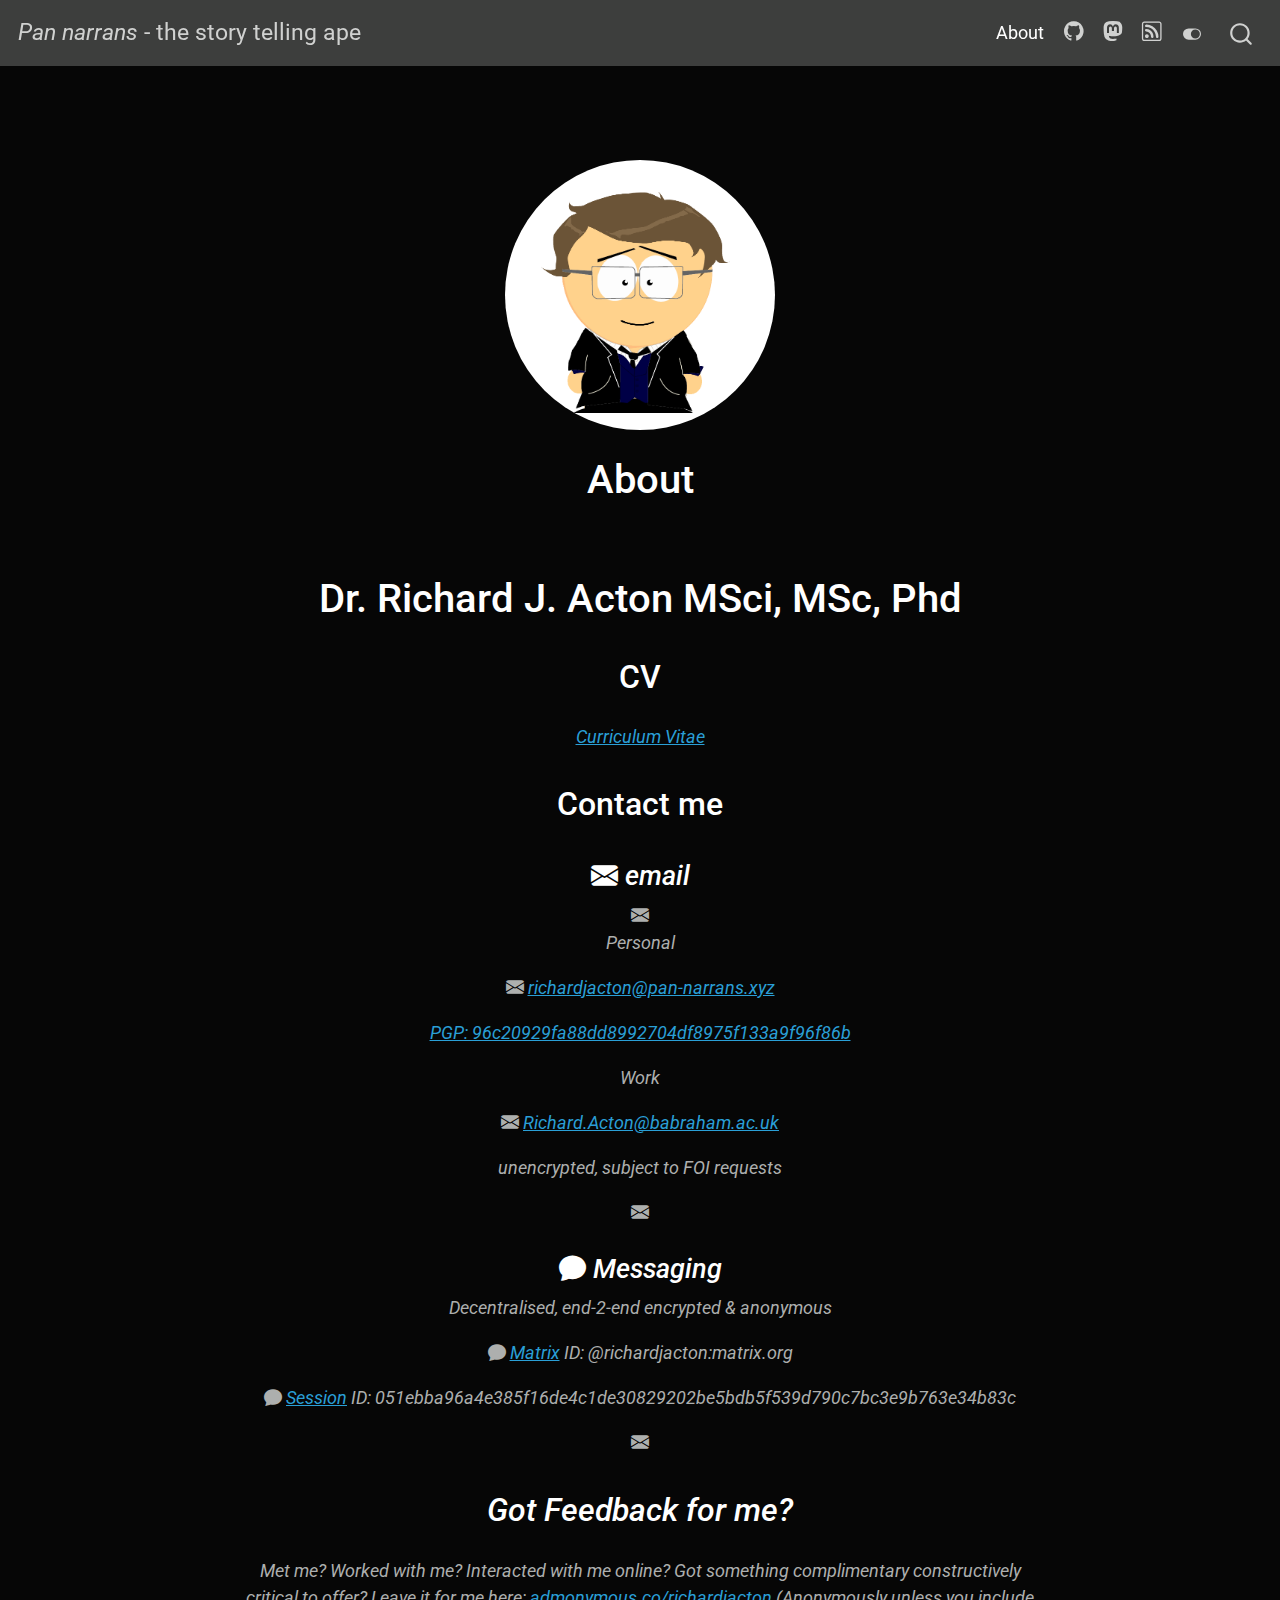
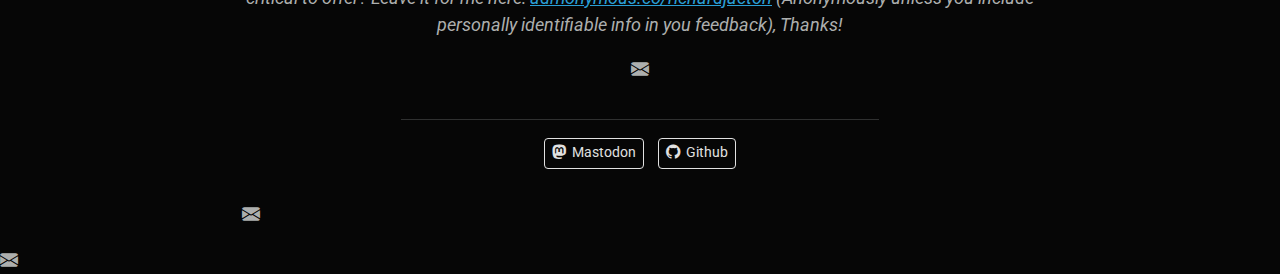
<file: about.html>
<!DOCTYPE html>
<html xmlns="http://www.w3.org/1999/xhtml" lang="en" xml:lang="en"><head>

<meta charset="utf-8">
<meta name="generator" content="quarto-0.9.613">

<meta name="viewport" content="width=device-width, initial-scale=1.0, user-scalable=yes">


<title>Pan narrans - the story telling ape - About</title>
<style>
code{white-space: pre-wrap;}
span.smallcaps{font-variant: small-caps;}
span.underline{text-decoration: underline;}
div.column{display: inline-block; vertical-align: top; width: 50%;}
div.hanging-indent{margin-left: 1.5em; text-indent: -1.5em;}
ul.task-list{list-style: none;}
</style>


<script src="site_libs/quarto-nav/quarto-nav.js"></script>
<script src="site_libs/quarto-nav/headroom.min.js"></script>
<script src="site_libs/clipboard/clipboard.min.js"></script>
<script src="site_libs/quarto-search/autocomplete.umd.js"></script>
<script src="site_libs/quarto-search/fuse.min.js"></script>
<script src="site_libs/quarto-search/quarto-search.js"></script>
<meta name="quarto:offset" content="./">
<script src="site_libs/quarto-html/quarto.js"></script>
<script src="site_libs/quarto-html/popper.min.js"></script>
<script src="site_libs/quarto-html/tippy.umd.min.js"></script>
<link href="site_libs/quarto-html/tippy.css" rel="stylesheet">
<link href="site_libs/quarto-html/quarto-syntax-highlighting.css" rel="stylesheet" class="quarto-color-scheme" id="quarto-text-highlighting-styles">
<link href="site_libs/quarto-html/quarto-syntax-highlighting-dark.css" rel="stylesheet" class="quarto-color-scheme quarto-color-alternate" id="quarto-text-highlighting-styles">
<script src="site_libs/bootstrap/bootstrap.min.js"></script>
<link href="site_libs/bootstrap/bootstrap-icons.css" rel="stylesheet">
<link href="site_libs/bootstrap/bootstrap.min.css" rel="stylesheet" class="quarto-color-scheme">
<link href="site_libs/bootstrap/bootstrap-dark.min.css" rel="stylesheet" class="quarto-color-scheme quarto-color-alternate">
<script id="quarto-search-options" type="application/json">{
  "location": "navbar",
  "copy-button": false,
  "collapse-after": 3,
  "panel-placement": "end",
  "type": "overlay",
  "limit": 20,
  "language": {
    "search-no-results-text": "No results",
    "search-matching-documents-text": "matching documents",
    "search-copy-link-title": "Copy link to search",
    "search-hide-matches-text": "Hide additional matches",
    "search-more-match-text": "more match in this document",
    "search-more-matches-text": "more matches in this document",
    "search-clear-button-title": "Clear",
    "search-detached-cancel-button-title": "Cancel",
    "search-submit-button-title": "Submit"
  }
}</script>


<link rel="stylesheet" href="styles.css">
</head>

<body class="nav-fixed fullcontent">

<div id="quarto-search-results"></div>
  <header id="quarto-header" class="headroom fixed-top">
    <nav class="navbar navbar-expand-lg navbar-dark ">
      <div class="navbar-container container-fluid">
      <a class="navbar-brand" href="./index.html">
    <span class="navbar-title"><em>Pan narrans</em> - the story telling ape</span>
  </a>
          <button class="navbar-toggler" type="button" data-bs-toggle="collapse" data-bs-target="#navbarCollapse" aria-controls="navbarCollapse" aria-expanded="false" aria-label="Toggle navigation" onclick="if (window.quartoToggleHeadroom) { window.quartoToggleHeadroom(); }">
  <span class="navbar-toggler-icon"></span>
</button>
          <div class="collapse navbar-collapse" id="navbarCollapse">
            <ul class="navbar-nav navbar-nav-scroll ms-auto">
  <li class="nav-item">
    <a class="nav-link active" href="./about.html" aria-current="page">About</a>
  </li>  
  <li class="nav-item compact">
    <a class="nav-link" href="https://github.com/RichardJActon"><i class="bi bi-github" role="img">
</i> 
 </a>
  </li>  
  <li class="nav-item compact">
    <a class="nav-link" href="https://scholar.social/@RichardJActon"><i class="bi bi-mastodon" role="img">
</i> 
 </a>
  </li>  
  <li class="nav-item compact">
    <a class="nav-link" href="./index.xml"><i class="bi bi-rss" role="img">
</i> 
 </a>
  </li>  
</ul>
              <div class="quarto-toggle-container">
                  <a href="" class="quarto-color-scheme-toggle nav-link" onclick="window.quartoToggleColorScheme(); return false;" title="Toggle dark mode"><i class="bi"></i></a>
              </div>
              <div id="quarto-search" class="" title="Search"></div>
          </div> <!-- /navcollapse -->
      </div> <!-- /container-fluid -->
    </nav>
</header>
<!-- content -->
<div id="quarto-content" class="quarto-container page-columns page-rows-contents page-layout-article page-navbar">
<!-- sidebar -->
<!-- margin-sidebar -->
    
<!-- main -->
<div class="quarto-about-jolla">
  <img src="RJAsouthpark.png" class="about-image
  round " style="height: 15em; width: 15em;">
 <header id="title-block-header" class="quarto-title-block default">
<div class="quarto-title">
<h1 class="title">About</h1>
</div>
<div class="quarto-title-meta">
  </div>
</header><main class="content" id="quarto-document-content">
<section id="dr.-richard-j.-acton-msci-msc-phd" class="level1">
<h1>Dr.&nbsp;Richard J. Acton MSci, MSc, Phd</h1>
<section id="cv" class="level2">
<h2 data-anchor-id="cv">CV</h2>
<p><a href="https://richardjacton.github.io/CV/RichardJActon_CV.html"><em>Curriculum Vitae</em></a></p>
</section>
<section id="contact-me" class="level2">
<h2 data-anchor-id="contact-me">Contact me</h2>
<section id="email" class="level3">
<h3 data-anchor-id="email"><i class="bi bi-envelope-fill"> email</i></h3><i class="bi bi-envelope-fill">
<p>Personal</p>
<p><i class="bi bi-envelope-fill"></i> <a href="mailto:richardjacton@pan-narrans.xyz">richardjacton@pan-narrans.xyz</a></p>
<p><a href="https://raw.githubusercontent.com/RichardJActon/keys/master/publickey.richardjacton%40pm.me-96c20929fa88dd8992704df8975f133a9f96f86b.asc"><em>PGP: 96c20929fa88dd8992704df8975f133a9f96f86b</em></a></p>
<p>Work</p>
<p><i class="bi bi-envelope-fill"></i> <a href="mailto:richardjacton@pan-narrans.xyz">Richard.Acton@babraham.ac.uk</a></p>
<p><em>unencrypted, subject to FOI requests</em></p>
</i></section><i class="bi bi-envelope-fill">
<section id="messaging" class="level3">
<h3 data-anchor-id="messaging"><i class="bi bi-chat-fill"></i> Messaging</h3>
<p>Decentralised, end-2-end encrypted &amp; anonymous</p>
<p><i class="bi bi-chat-fill"></i> <a href="https://matrix.org/">Matrix</a> ID: <span class="citation" data-cites="richardjacton:matrix.org">@richardjacton:matrix.org</span></p>
<p><i class="bi bi-chat-fill"></i> <a href="https://getsession.org/">Session</a> ID: 051ebba96a4e385f16de4c1de30829202be5bdb5f539d790c7bc3e9b763e34b83c</p>
</section>
</i></section><i class="bi bi-envelope-fill">
<section id="got-feedback-for-me" class="level2">
<h2 data-anchor-id="got-feedback-for-me">Got Feedback for me?</h2>
<p>Met me? Worked with me? Interacted with me online? Got something complimentary constructively critical to offer? Leave it for me here: <a href="https://www.admonymous.co/richardjacton">admonymous.co/richardjacton</a> (Anonymously unless you include personally identifiable info in you feedback), Thanks!</p>


</section>
</i></section><i class="bi bi-envelope-fill">
</i></main> 
  <hr class="about-sep">
   <div class="about-links">
  <a href="https://scholar.social/@RichardJActon" class="about-link">
    <i class="bi bi-mastodon"></i>
     <span class="about-link-text">Mastodon</span>
  </a>
  <a href="https://github.com/RichardJActon" class="about-link">
    <i class="bi bi-github"></i>
     <span class="about-link-text">Github</span>
  </a>
</div>
</div>
<i class="bi bi-envelope-fill"> <!-- /main -->
<script id="quarto-html-after-body" type="application/javascript">
window.document.addEventListener("DOMContentLoaded", function (event) {
  const disableStylesheet = (stylesheets) => {
    for (let i=0; i < stylesheets.length; i++) {
      const stylesheet = stylesheets[i];
      stylesheet.rel = 'prefetch';
    }
  }
  const enableStylesheet = (stylesheets) => {
    for (let i=0; i < stylesheets.length; i++) {
      const stylesheet = stylesheets[i];
      stylesheet.rel = 'stylesheet';
    }
  }
  const manageTransitions = (selector, allowTransitions) => {
    const els = window.document.querySelectorAll(selector);
    for (let i=0; i < els.length; i++) {
      const el = els[i];
      if (allowTransitions) {
        el.classList.remove('notransition');
      } else {
        el.classList.add('notransition');
      }
    }
  }
  const toggleColorMode = (alternate) => {
    // Switch the stylesheets
    const alternateStylesheets = window.document.querySelectorAll('link.quarto-color-scheme.quarto-color-alternate');
    manageTransitions('#quarto-margin-sidebar .nav-link', false);
    if (alternate) {
      enableStylesheet(alternateStylesheets);
    } else {
      disableStylesheet(alternateStylesheets);
    }
    manageTransitions('#quarto-margin-sidebar .nav-link', true);
    // Switch the toggles
    const toggles = window.document.querySelectorAll('.quarto-color-scheme-toggle');
    for (let i=0; i < toggles.length; i++) {
      const toggle = toggles[i];
      if (toggle) {
        if (alternate) {
          toggle.classList.add("alternate");     
        } else {
          toggle.classList.remove("alternate");
        }
      }
    }
  }
  const isFileUrl = () => { 
    return window.location.protocol === 'file:';
  }
  const hasAlternateSentinel = () => {  
    let styleSentinel = getColorSchemeSentinel();
    if (styleSentinel !== null) {
      return styleSentinel === "alternate";
    } else {
      return false;
    }
  }
  const setStyleSentinel = (alternate) => {
    const value = alternate ? "alternate" : "default";
    if (!isFileUrl()) {
      window.localStorage.setItem("quarto-color-scheme", value);
    } else {
      localAlternateSentinel = value;
    }
  }
  const getColorSchemeSentinel = () => {
    if (!isFileUrl()) {
      const storageValue = window.localStorage.getItem("quarto-color-scheme");
      return storageValue != null ? storageValue : localAlternateSentinel;
    } else {
      return localAlternateSentinel;
    }
  }
  let localAlternateSentinel = 'alternate';
  // Dark / light mode switch
  window.quartoToggleColorScheme = () => {
    // Read the current dark / light value 
    let toAlternate = !hasAlternateSentinel();
    toggleColorMode(toAlternate);
    setStyleSentinel(toAlternate);
  };
  // Ensure there is a toggle, if there isn't float one in the top right
  if (window.document.querySelector('.quarto-color-scheme-toggle') === null) {
    const a = window.document.createElement('a');
    a.classList.add('top-right');
    a.classList.add('quarto-color-scheme-toggle');
    a.href = "";
    a.onclick = function() { try { window.quartoToggleColorScheme(); } catch {} return false; };
    const i = window.document.createElement("i");
    i.classList.add('bi');
    a.appendChild(i);
    window.document.body.appendChild(a);
  }
  // Switch to dark mode if need be
  if (hasAlternateSentinel()) {
    toggleColorMode(true);
  } 
  const clipboard = new window.ClipboardJS('.code-copy-button', {
    target: function(trigger) {
      return trigger.previousElementSibling;
    }
  });
  clipboard.on('success', function(e) {
    // button target
    const button = e.trigger;
    // don't keep focus
    button.blur();
    // flash "checked"
    button.classList.add('code-copy-button-checked');
    var currentTitle = button.getAttribute("title");
    button.setAttribute("title", "Copied!");
    setTimeout(function() {
      button.setAttribute("title", currentTitle);
      button.classList.remove('code-copy-button-checked');
    }, 1000);
    // clear code selection
    e.clearSelection();
  });
  function tippyHover(el, contentFn) {
    const config = {
      allowHTML: true,
      content: contentFn,
      maxWidth: 500,
      delay: 100,
      arrow: false,
      appendTo: function(el) {
          return el.parentElement;
      },
      interactive: true,
      interactiveBorder: 10,
      theme: 'quarto',
      placement: 'bottom-start'
    };
    window.tippy(el, config); 
  }
  const noterefs = window.document.querySelectorAll('a[role="doc-noteref"]');
  for (var i=0; i<noterefs.length; i++) {
    const ref = noterefs[i];
    tippyHover(ref, function() {
      let href = ref.getAttribute('href');
      try { href = new URL(href).hash; } catch {}
      const id = href.replace(/^#\/?/, "");
      const note = window.document.getElementById(id);
      return note.innerHTML;
    });
  }
  var bibliorefs = window.document.querySelectorAll('a[role="doc-biblioref"]');
  for (var i=0; i<bibliorefs.length; i++) {
    const ref = bibliorefs[i];
    const cites = ref.parentNode.getAttribute('data-cites').split(' ');
    tippyHover(ref, function() {
      var popup = window.document.createElement('div');
      cites.forEach(function(cite) {
        var citeDiv = window.document.createElement('div');
        citeDiv.classList.add('hanging-indent');
        citeDiv.classList.add('csl-entry');
        var biblioDiv = window.document.getElementById('ref-' + cite);
        if (biblioDiv) {
          citeDiv.innerHTML = biblioDiv.innerHTML;
        }
        popup.appendChild(citeDiv);
      });
      return popup.innerHTML;
    });
  }
});
</script>
</i></div><i class="bi bi-envelope-fill"> <!-- /content -->



</i></body></html>
</file>
<file: site_libs/quarto-html/tippy.css>
.tippy-box[data-animation=fade][data-state=hidden]{opacity:0}[data-tippy-root]{max-width:calc(100vw - 10px)}.tippy-box{position:relative;background-color:#333;color:#fff;border-radius:4px;font-size:14px;line-height:1.4;white-space:normal;outline:0;transition-property:transform,visibility,opacity}.tippy-box[data-placement^=top]>.tippy-arrow{bottom:0}.tippy-box[data-placement^=top]>.tippy-arrow:before{bottom:-7px;left:0;border-width:8px 8px 0;border-top-color:initial;transform-origin:center top}.tippy-box[data-placement^=bottom]>.tippy-arrow{top:0}.tippy-box[data-placement^=bottom]>.tippy-arrow:before{top:-7px;left:0;border-width:0 8px 8px;border-bottom-color:initial;transform-origin:center bottom}.tippy-box[data-placement^=left]>.tippy-arrow{right:0}.tippy-box[data-placement^=left]>.tippy-arrow:before{border-width:8px 0 8px 8px;border-left-color:initial;right:-7px;transform-origin:center left}.tippy-box[data-placement^=right]>.tippy-arrow{left:0}.tippy-box[data-placement^=right]>.tippy-arrow:before{left:-7px;border-width:8px 8px 8px 0;border-right-color:initial;transform-origin:center right}.tippy-box[data-inertia][data-state=visible]{transition-timing-function:cubic-bezier(.54,1.5,.38,1.11)}.tippy-arrow{width:16px;height:16px;color:#333}.tippy-arrow:before{content:"";position:absolute;border-color:transparent;border-style:solid}.tippy-content{position:relative;padding:5px 9px;z-index:1}
</file>
<file: site_libs/quarto-html/quarto-syntax-highlighting.css>
/* quarto syntax highlight colors */
:root {
  --quarto-hl-ot-color: #003B4F;
  --quarto-hl-at-color: #657422;
  --quarto-hl-ss-color: #20794D;
  --quarto-hl-an-color: #5E5E5E;
  --quarto-hl-fu-color: #4758AB;
  --quarto-hl-st-color: #20794D;
  --quarto-hl-cf-color: #003B4F;
  --quarto-hl-op-color: #5E5E5E;
  --quarto-hl-er-color: #AD0000;
  --quarto-hl-bn-color: #AD0000;
  --quarto-hl-al-color: #AD0000;
  --quarto-hl-va-color: #111111;
  --quarto-hl-bu-color: inherit;
  --quarto-hl-ex-color: inherit;
  --quarto-hl-pp-color: #AD0000;
  --quarto-hl-in-color: #5E5E5E;
  --quarto-hl-vs-color: #20794D;
  --quarto-hl-wa-color: #5E5E5E;
  --quarto-hl-do-color: #5E5E5E;
  --quarto-hl-im-color: #00769E;
  --quarto-hl-ch-color: #20794D;
  --quarto-hl-dt-color: #AD0000;
  --quarto-hl-fl-color: #AD0000;
  --quarto-hl-co-color: #5E5E5E;
  --quarto-hl-cv-color: #5E5E5E;
  --quarto-hl-cn-color: #8f5902;
  --quarto-hl-sc-color: #5E5E5E;
  --quarto-hl-dv-color: #AD0000;
  --quarto-hl-kw-color: #003B4F;
}

/* other quarto variables */
:root {
  --quarto-font-monospace: SFMono-Regular, Menlo, Monaco, Consolas, "Liberation Mono", "Courier New", monospace;
}

code span {
  color: #003B4F;
}

code.sourceCode > span {
  color: #003B4F;
}

div.sourceCode,
div.sourceCode pre.sourceCode {
  color: #003B4F;
}

code span.ot {
  color: #003B4F;
}

code span.at {
  color: #657422;
}

code span.ss {
  color: #20794D;
}

code span.an {
  color: #5E5E5E;
}

code span.fu {
  color: #4758AB;
}

code span.st {
  color: #20794D;
}

code span.cf {
  color: #003B4F;
}

code span.op {
  color: #5E5E5E;
}

code span.er {
  color: #AD0000;
}

code span.bn {
  color: #AD0000;
}

code span.al {
  color: #AD0000;
}

code span.va {
  color: #111111;
}

code span.pp {
  color: #AD0000;
}

code span.in {
  color: #5E5E5E;
}

code span.vs {
  color: #20794D;
}

code span.wa {
  color: #5E5E5E;
  font-style: italic;
}

code span.do {
  color: #5E5E5E;
  font-style: italic;
}

code span.im {
  color: #00769E;
}

code span.ch {
  color: #20794D;
}

code span.dt {
  color: #AD0000;
}

code span.fl {
  color: #AD0000;
}

code span.co {
  color: #5E5E5E;
}

code span.cv {
  color: #5E5E5E;
  font-style: italic;
}

code span.cn {
  color: #8f5902;
}

code span.sc {
  color: #5E5E5E;
}

code span.dv {
  color: #AD0000;
}

code span.kw {
  color: #003B4F;
}

.prevent-inlining {
  content: "</";
}

/*# sourceMappingURL=debc5d5d77c3f9108843748ff7464032.css.map */
</file>
<file: site_libs/quarto-html/quarto-syntax-highlighting-dark.css>
/* quarto syntax highlight colors */
:root {
  --quarto-hl-al-color: #f07178;
  --quarto-hl-an-color: #d4d0ab;
  --quarto-hl-at-color: #00e0e0;
  --quarto-hl-bn-color: #d4d0ab;
  --quarto-hl-bu-color: #abe338;
  --quarto-hl-ch-color: #abe338;
  --quarto-hl-co-color: #f8f8f2;
  --quarto-hl-cv-color: #ffd700;
  --quarto-hl-cn-color: #ffd700;
  --quarto-hl-cf-color: #ffa07a;
  --quarto-hl-dt-color: #ffa07a;
  --quarto-hl-dv-color: #d4d0ab;
  --quarto-hl-do-color: #f8f8f2;
  --quarto-hl-er-color: #f07178;
  --quarto-hl-ex-color: #00e0e0;
  --quarto-hl-fl-color: #d4d0ab;
  --quarto-hl-fu-color: #ffa07a;
  --quarto-hl-im-color: #abe338;
  --quarto-hl-in-color: #d4d0ab;
  --quarto-hl-kw-color: #ffa07a;
  --quarto-hl-op-color: #ffa07a;
  --quarto-hl-ot-color: #00e0e0;
  --quarto-hl-pp-color: #dcc6e0;
  --quarto-hl-re-color: #00e0e0;
  --quarto-hl-sc-color: #abe338;
  --quarto-hl-ss-color: #abe338;
  --quarto-hl-st-color: #abe338;
  --quarto-hl-va-color: #00e0e0;
  --quarto-hl-vs-color: #abe338;
  --quarto-hl-wa-color: #dcc6e0;
}

/* other quarto variables */
:root {
  --quarto-font-monospace: SFMono-Regular, Menlo, Monaco, Consolas, "Liberation Mono", "Courier New", monospace;
}

code span.al {
  font-weight: bold;
  color: #f07178;
}

code span.an {
  color: #d4d0ab;
}

code span.at {
  color: #00e0e0;
}

code span.bn {
  color: #d4d0ab;
}

code span.bu {
  color: #abe338;
}

code span.ch {
  color: #abe338;
}

code span.co {
  font-style: italic;
  color: #f8f8f2;
}

code span.cv {
  color: #ffd700;
}

code span.cn {
  color: #ffd700;
}

code span.cf {
  font-weight: bold;
  color: #ffa07a;
}

code span.dt {
  color: #ffa07a;
}

code span.dv {
  color: #d4d0ab;
}

code span.do {
  color: #f8f8f2;
}

code span.er {
  color: #f07178;
  text-decoration: underline;
}

code span.ex {
  font-weight: bold;
  color: #00e0e0;
}

code span.fl {
  color: #d4d0ab;
}

code span.fu {
  color: #ffa07a;
}

code span.im {
  color: #abe338;
}

code span.in {
  color: #d4d0ab;
}

code span.kw {
  font-weight: bold;
  color: #ffa07a;
}

code span {
  color: #f8f8f2;
}

code.sourceCode > span {
  color: #f8f8f2;
}

div.sourceCode,
div.sourceCode pre.sourceCode {
  color: #f8f8f2;
}

code span.op {
  color: #ffa07a;
}

code span.ot {
  color: #00e0e0;
}

code span.pp {
  color: #dcc6e0;
}

code span.re {
  color: #00e0e0;
}

code span.sc {
  color: #abe338;
}

code span.ss {
  color: #abe338;
}

code span.st {
  color: #abe338;
}

code span.va {
  color: #00e0e0;
}

code span.vs {
  color: #abe338;
}

code span.wa {
  color: #dcc6e0;
}

.prevent-inlining {
  content: "</";
}

/*# sourceMappingURL=935a306eefa94366c21e1a970dddb765.css.map */
</file>
<file: styles.css>
/* css styles */
</file>
